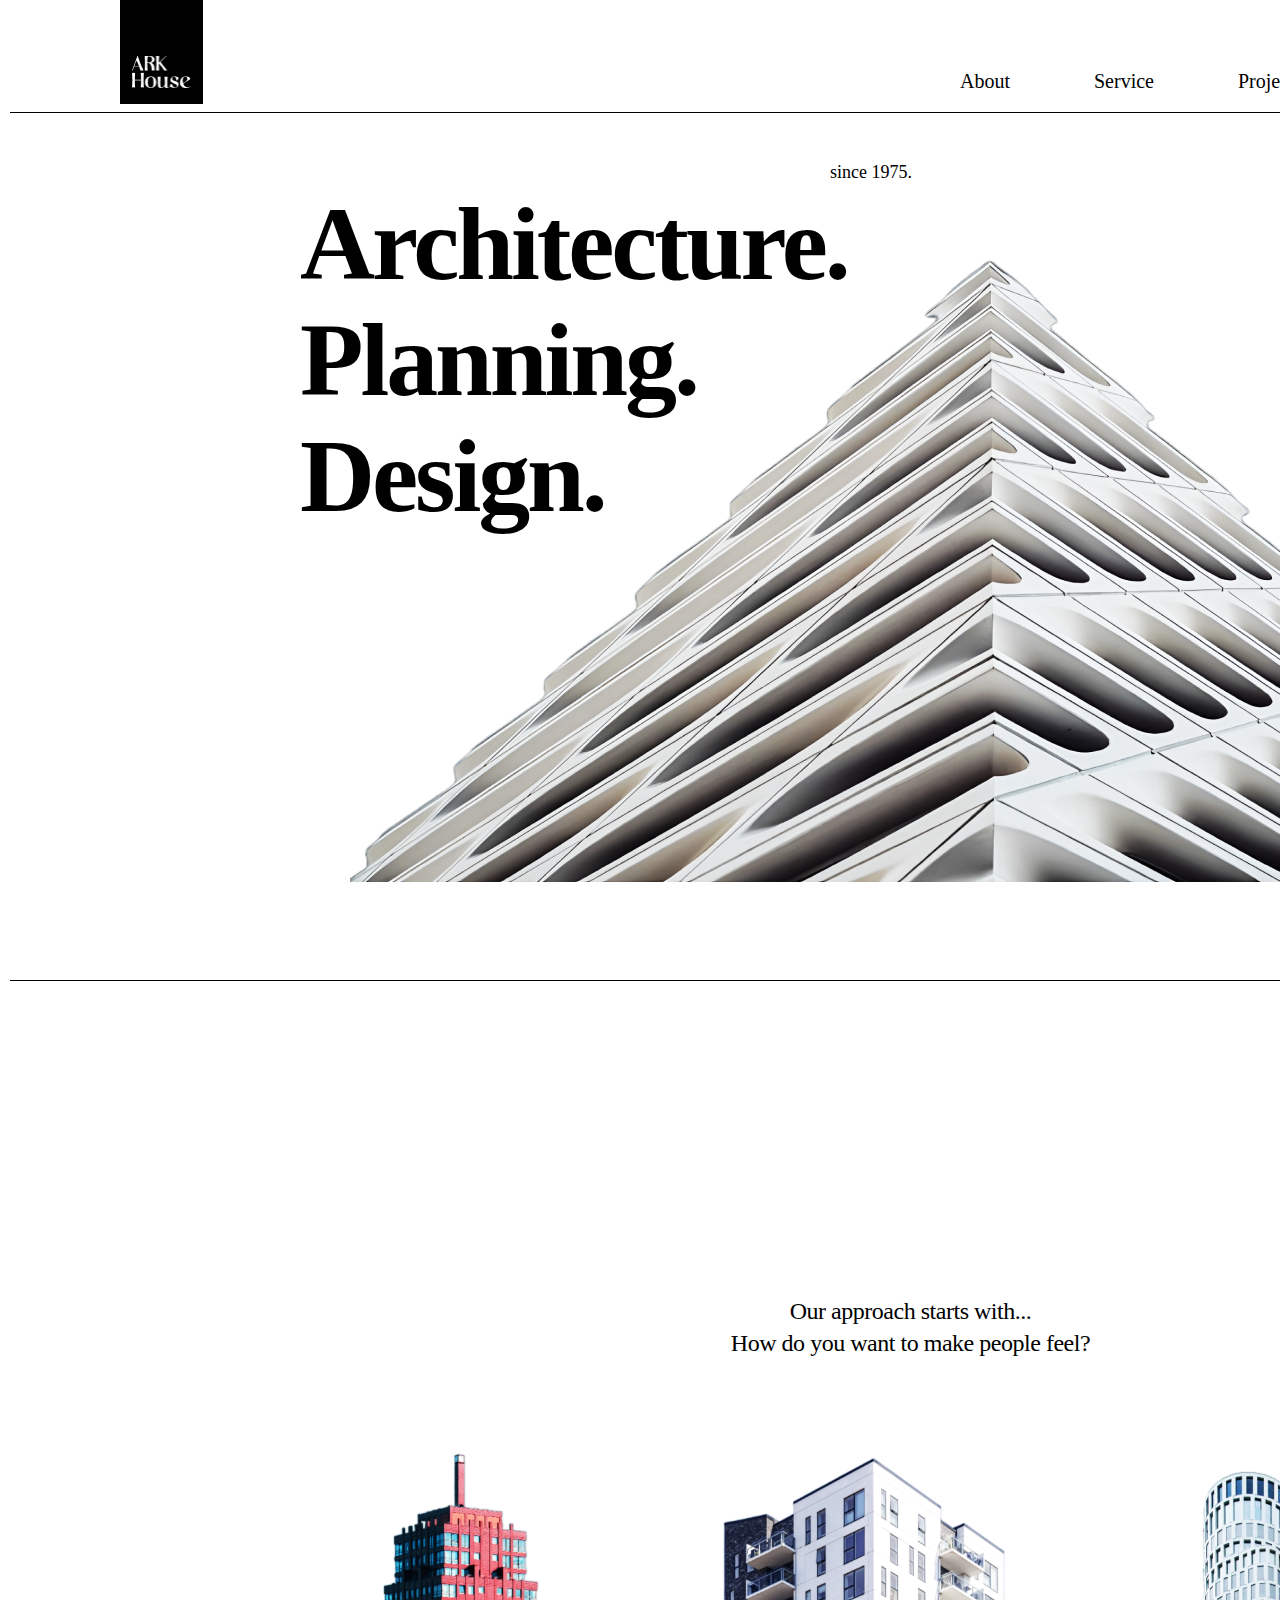
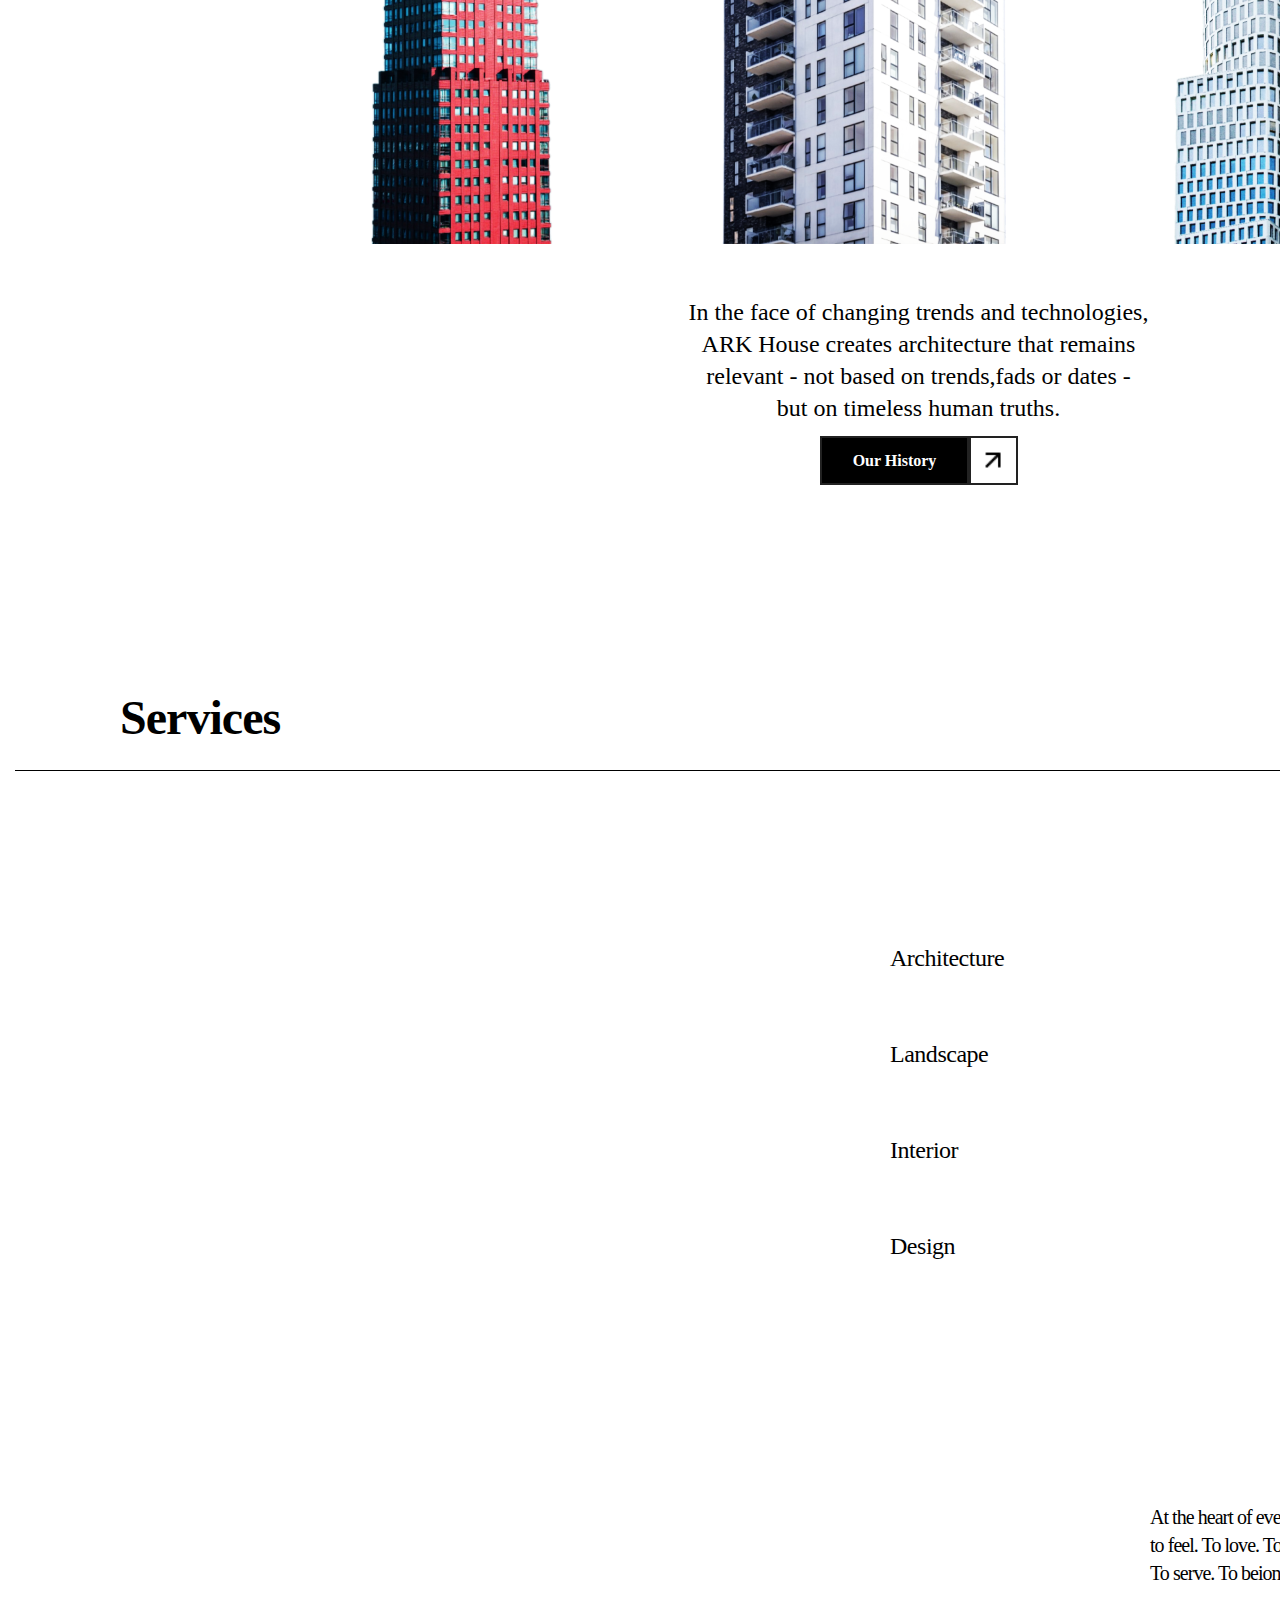
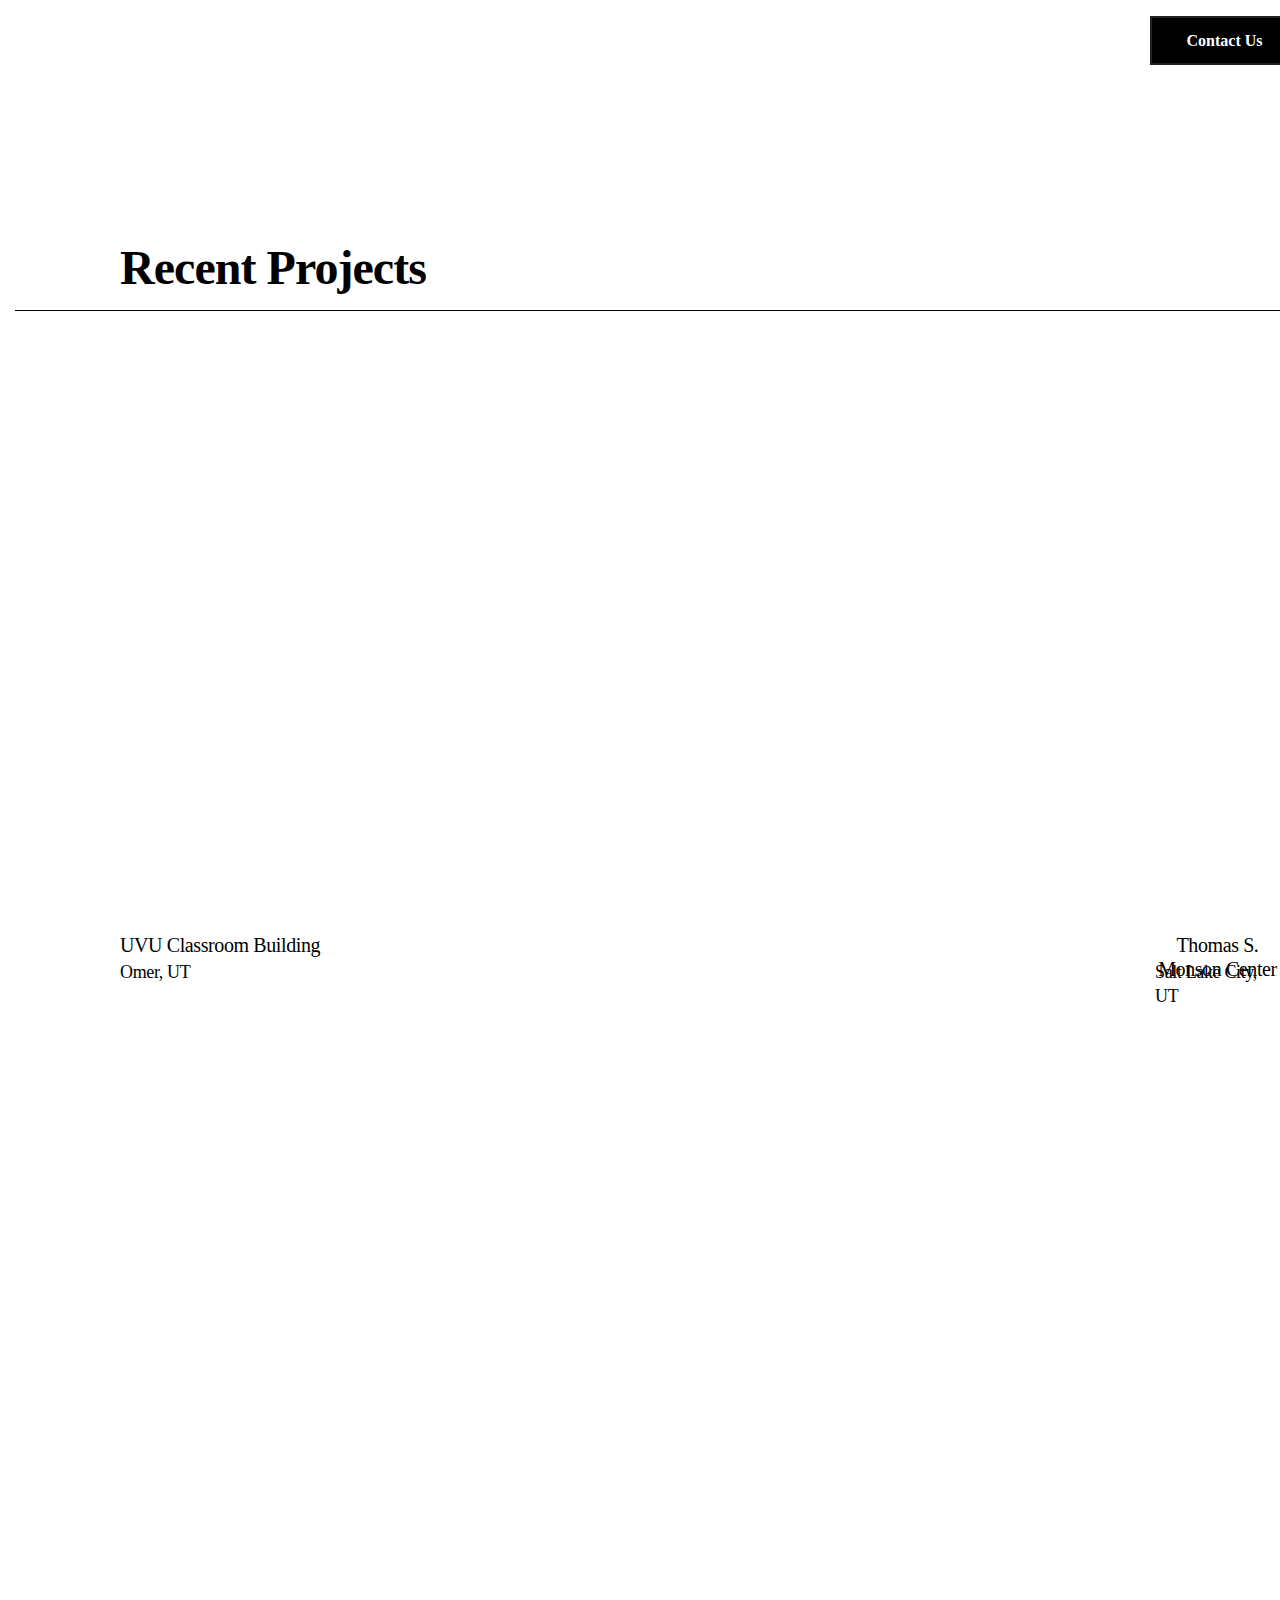
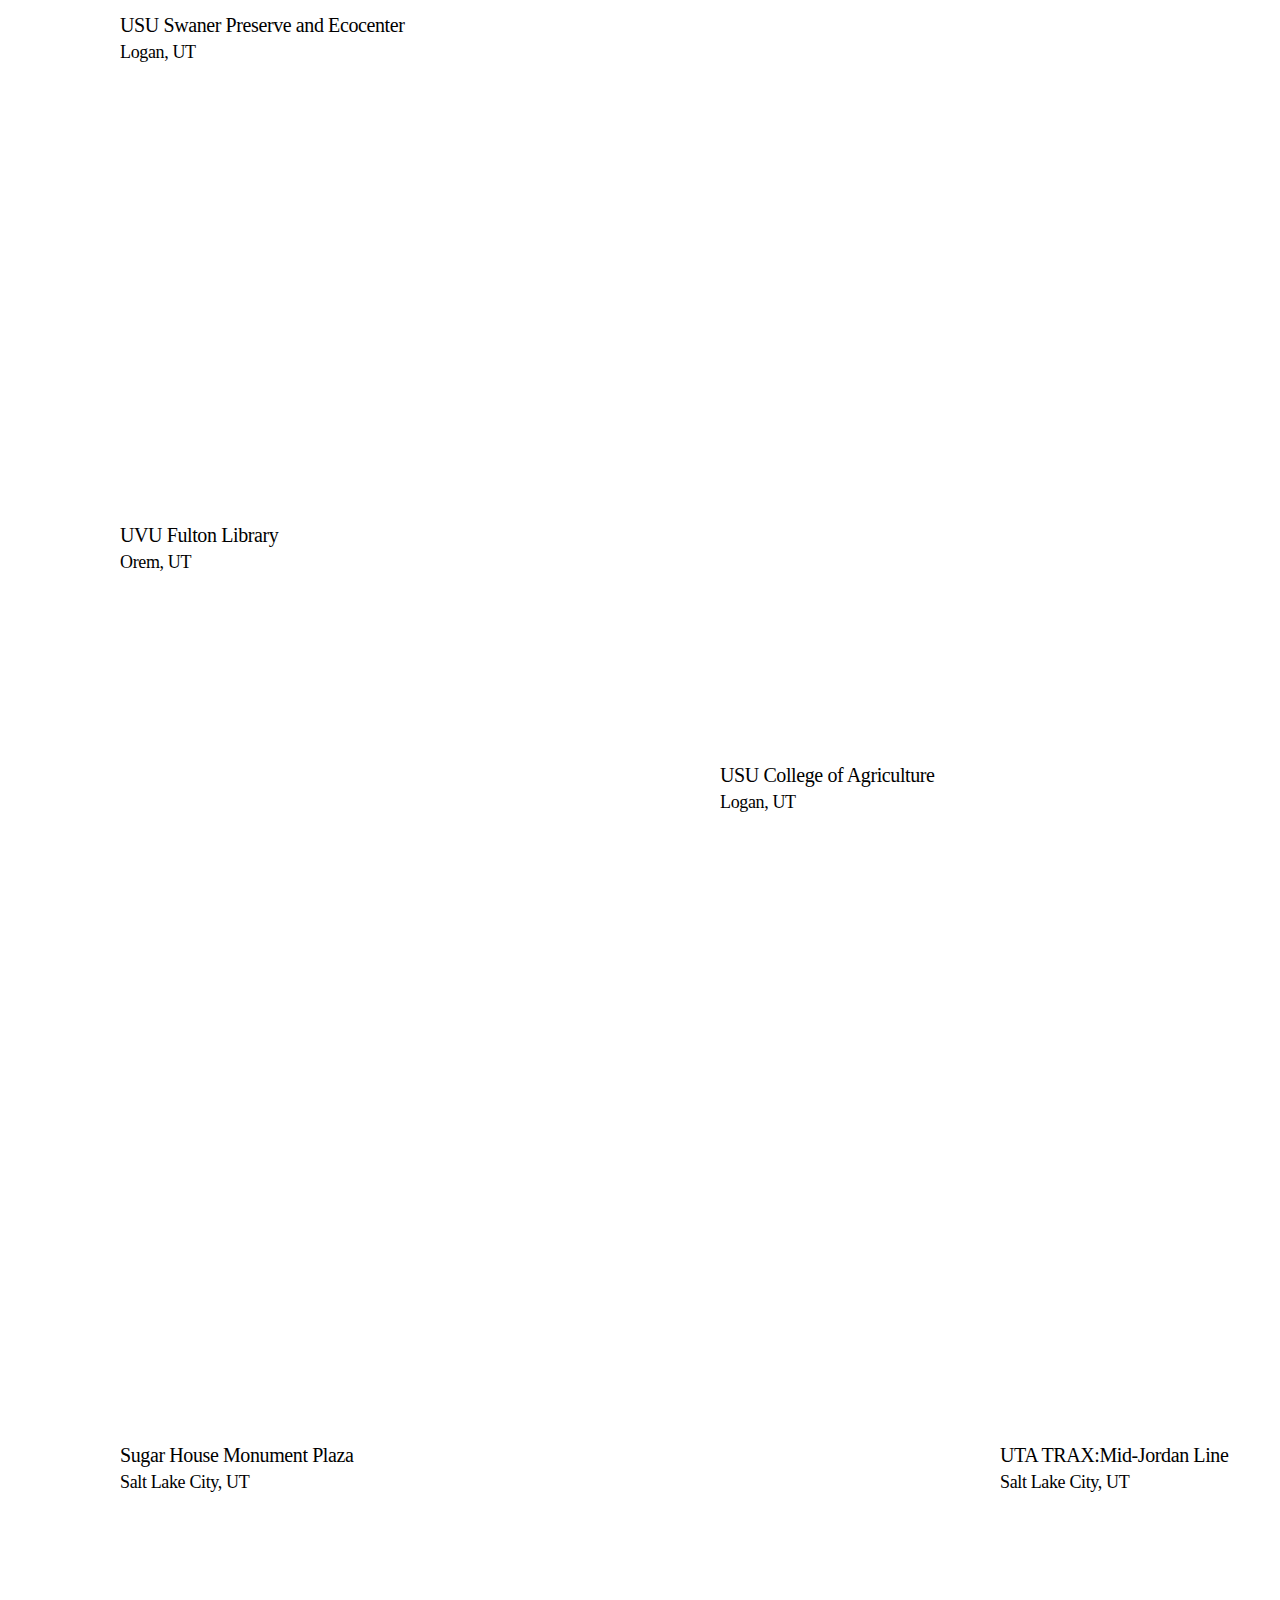
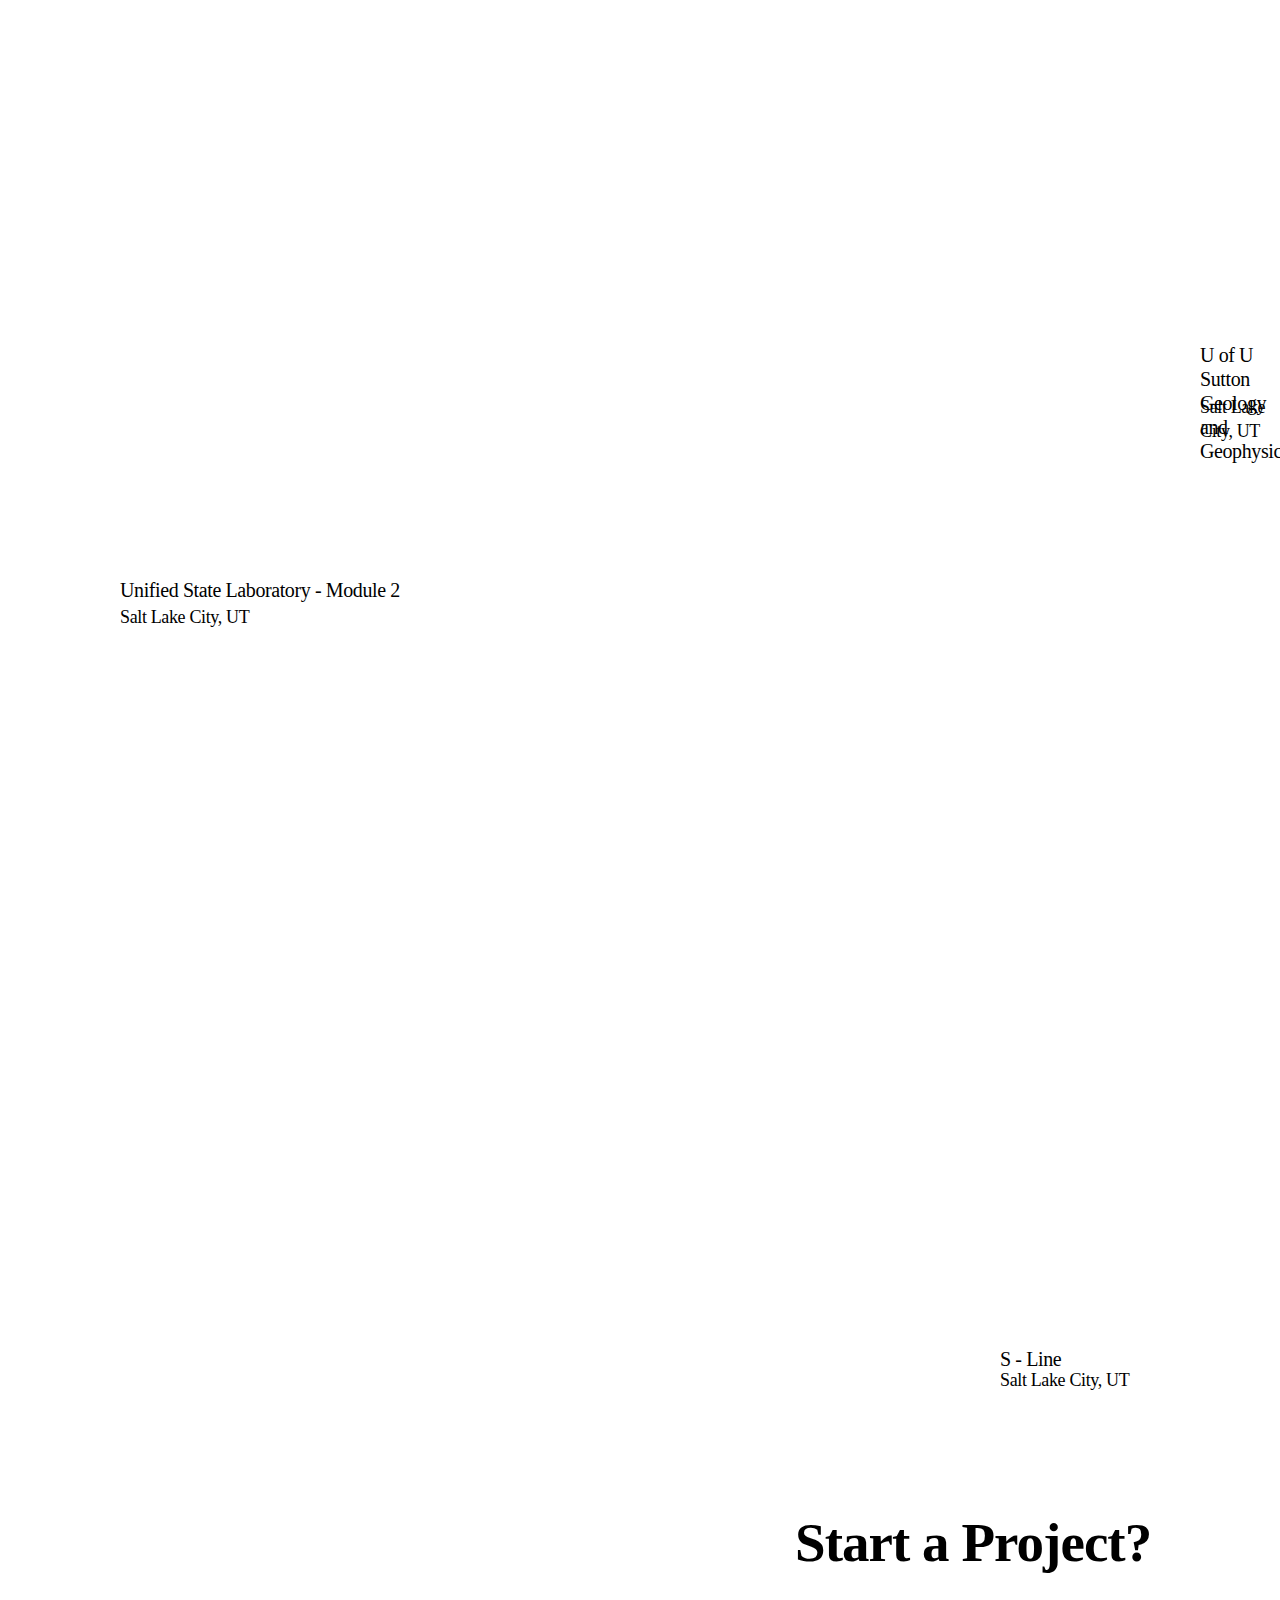
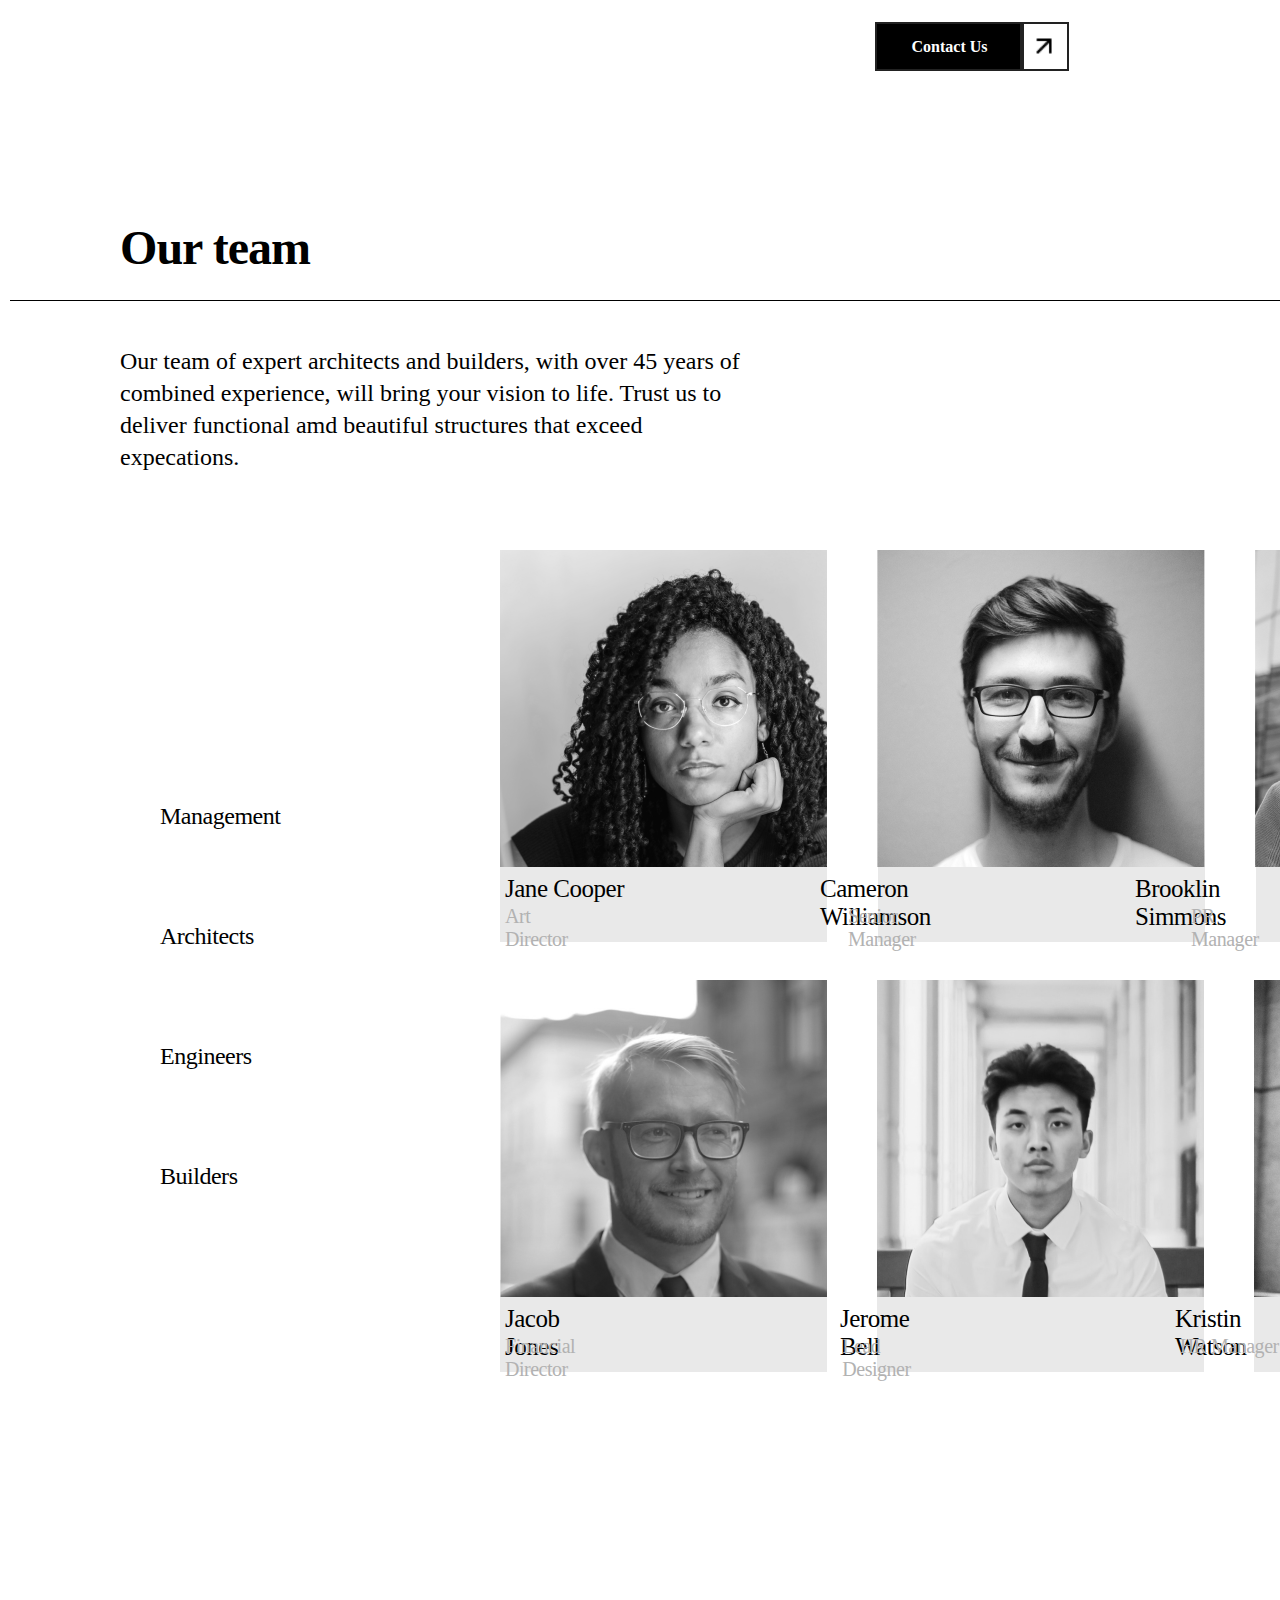
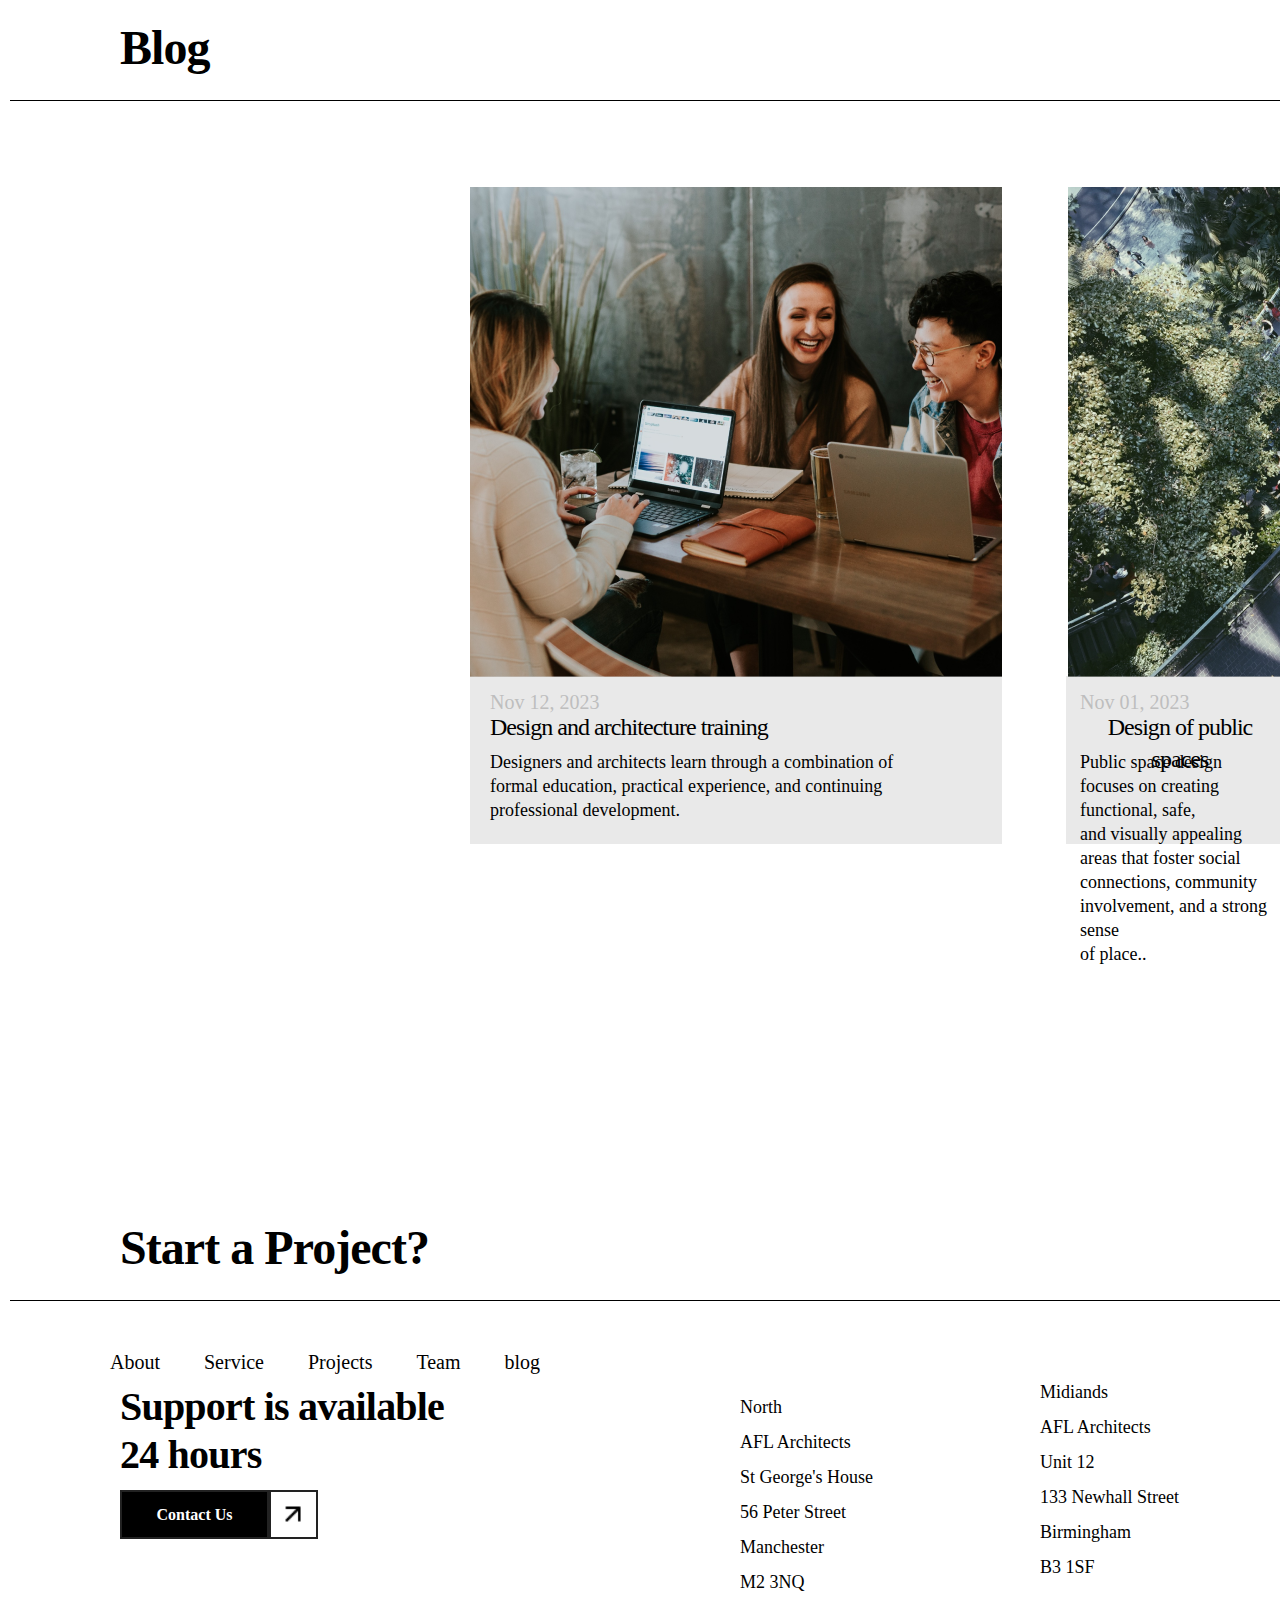
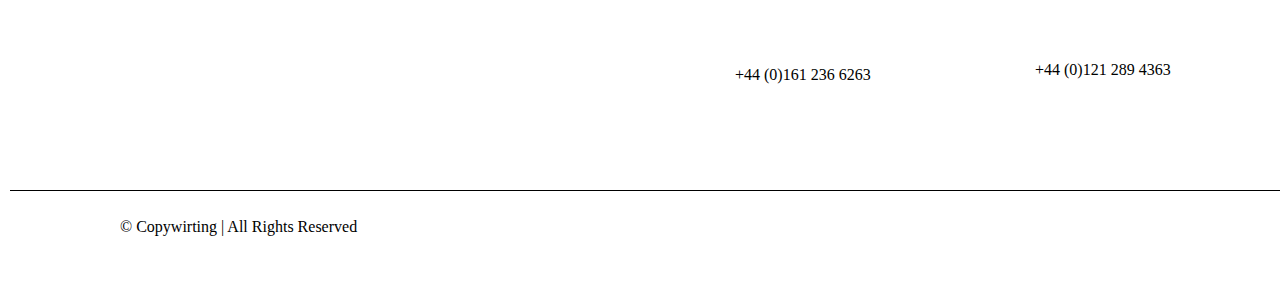
<file: index.html>
<!DOCTYPE html>
<html lang="en">
<head>
    <meta charset="UTF-8">
    <meta name="viewport" content="width=device-width, initial-scale=1.0">
    <meta name="viewport" content="width=device-width, initial-scale=1.0, maximum-scale=1, minimum-scale=1">

    <title>ARK HOUSE</title>
    <link rel="stylesheet" href="style.css">
    <link rel="stylesheet" href="keyframe.css">
    <link rel="stylesheet" href="mobile2.css">
    <link rel="stylesheet" href="mini.css">
    <link rel="stylesheet" href="iPhone14,15pro.css">

</head>
<body>
   <header>
    <div class="Header">
        <img src="./img/Logo_w.png" alt="logo">
            <ul>
                <li>
                    <a href="">About</a>
                    <a href="">Service</a>
                    <a href="">Projects</a>
                    <a href="">Team</a>
                    <a href="">Blog</a>
                </li>
            </ul>

           <line class="Header_line"></line>
            <!--header line-->
        </div>
    </header>

    <div class="container">
        <section id="page-1">
            <h1>since 1975.</h1>
            <h2>Architecture.<br>
                    Planning.<br>
                        Design.</h2>

                <div class="image">
                    <img src="./img/Hero Image.png" alt="피라미드 이미지" class="hero_img">
                </div>

                    <btn class="hero_btn">
                        <label for="#">Contact Us</label>
                        <div class="arrow">
                          <img src="./img/arrow-up-right.png" alt="arrow-up-right"></div>
                    
                        </btn>
    
                            <div class="hero_sns">
                                <ul>
                                    <li>
                                        <img src="./img/instagram.png" alt="insta">
                                            <img src="./img/twitter.png" alt="twitter">
                                                <img src="./img/linkedin.png" alt="linkedin"></li>
                                            </ul>
                                        </div>
    
                                        <line class="hero_line"></line>
                                        <!--hero line-->
                                    </section>
    
    <section id="page-2">
         <h1 class="first_scroll">Forming an irrational love between<br>
                clients and their buildings</h1>
            <h2>Our approach starts with...<br>
                    How do you want to make people feel?</h2>
                <div id="about_img">
                    <img src="./img/Image1.png" alt="1" class="b1">
                        <img src="./img/Image2.png" alt="2" class="b2">
                            <img src="./img/Image.png" alt="3" class="b3">
                </div>
                    <div class="about_desc">
                        <h1>In the face of changing trends and technologies,<br>
                            ARK House creates architecture that remains<br>
                                relevant - not based on trends,fads or dates -<br>
                                    but on timeless human truths.</h1>
                    </div>
                        <btn class="about_btn">
                            <a href="our_history.html">Our History</a>
                                <arrow class="arrow">
                                    <img src="./img/arrow-up-right.png" alt="arrow-up-right"></div>
                                </arrow>
                        </btn>
    </section>
        
        <section id="page-3">
            <h1>Services</h1>
            <btn class="service_btn">
                <label for="#">Discover All</label>
                <arrow class="arrow">
                    <img src="./img/arrow-up-right.png" alt="arrow-up-right"></div>
                </arrow>
            </btn>
    
                <line class="service_line"></line>
            
                <div class="service_num">
                    <img src="./img/Numbers.png" alt="3" class="numbers">
                    <h1 class="service_title">Offices around<br>
                    the world</h1>
                </div>
                <div class="item_menu">
                    <ul>
                        <li>
                            <p>Architecture</p>
                            <p>Landscape</p>
                            <p>Interior</p>
                            <p>Design</p>
                        </li>
                    </ul>
                    <img src="./img/Image3.png" alt="buildings" class="buildings">
                    <h1>At the heart of everything we do is the human experience<br>
                    to feel. To love. To image. To wonder. To guide. To jest. To rule.<br>
                    To serve. To beiong.</h1>
                </div>
                <btn class="item_btn">
                    <label for="#">Contact Us</label>
                    <arrow class="item_arrow">
                        <img src="./img/arrow-up-right.png" alt="arrow-up-right"></div>
                    </arrow>
                </btn>
        </section>
    
        <section id="page-4">
            <h1>Recent Projects</h1>
            <btn class="Recent_btn">
                <label for="#">Discover All</label>
                <arrow class="Recent_arrow">
                    <img src="./img/arrow-up-right.png" alt="arrow-up-right"></div>
                </arrow>
            </btn>
    
            <line class="Recent_line"></line>
    
            <div class="UVU_Classroom_Building">
                <img src="./img/uvu.png" alt="ClassRoom Building" class="uvu">
                    <p class="logo_background"></p><!--logo background-->
                <img src="./img/Logo_w.png" alt="logo" class="logo">                
                <h1>UVU Classroom Building</h1>
                <h2>Omer, UT</h2>
            </div>
    
            <div class="Monson_Center">
                <img src="./img/thomas.png" alt="Monson Center" class="thomas">
                <p class="logo_background2"></p><!--logo background-->
                <img src="./img/Logo_w.png" alt="logo" class="logo2">
                <h1>Thomas S. Monson Center</h1>
                <h2>Salt Lake City, UT</h2>
            </div>
    
            <div class="USU_Swaner">
                <img src="./img/usu.png" alt="Monson Center" class="usu">
                <p class="logo_background3"></p><!--logo background-->
                <img src="./img/Logo_w.png" alt="logo" class="logo3">
                <h1>USU Swaner Preserve and Ecocenter</h1>
                <h2>Logan, UT</h2>
                <img src="./img/Numbers45.png" alt="45" class="num45">
                <h3 class="usu_desc">Yeas of architecture,<br>
                planning, design</h3>
            </div>
    
            <div class="UVU_Fulton">
                <img src="./img/uvu2.png" alt="UVU Fulton" class="uvu2">
                <p class="logo_background4"></p><!--logo background-->
                <img src="./img/Logo_w.png" alt="logo" class="logo4">
                <h1>UVU Fulton Library</h1>
                <h2>Orem, UT</h2>
            </div>
    
            <div class="USU_College">
                <img src="./img/usu2.png" alt="USU College" class="usu2">
                <p class="logo_background5"></p><!--logo background-->
                <img src="./img/Logo_w.png" alt="logo" class="logo5">
                <h1>USU College of Agriculture</h1>
                <h2>Logan, UT</h2>
            </div>
    
            <div class="sugar_house">
                <img src="./img/sugar.png" alt="Sugar House" class="sugar">
                <p class="logo_background6"></p><!--logo background-->
                <img src="./img/Logo_w.png" alt="logo" class="logo6">
                <h1>Sugar House Monument Plaza</h1>
                <h2>Salt Lake City, UT</h2>
            </div>
    
            <div class="trax">
                <img src="./img/uta.png" alt="Trax" class="uta">
                <p class="logo_background7"></p><!--logo background-->
                <img src="./img/Logo_w.png" alt="logo" class="logo7">
                <h1>UTA TRAX:Mid-Jordan Line</h1>
                <h2>Salt Lake City, UT</h2>
            </div>
    
            <div class="module">
                <img src="./img/unified.png" alt="Trax" class="unified">
                <p class="logo_background8"></p><!--logo background-->
                <img src="./img/Logo_w.png" alt="logo" class="logo8">
                <h1>Unified State Laboratory - Module 2</h1>
                <h2>Salt Lake City, UT</h2>
            </div>
    
            <div class="Geology">
                <img src="./img/suttom.png" alt="Trax" class="sutton">
                <p class="logo_background9"></p><!--logo background-->
                <img src="./img/Logo_w.png" alt="logo" class="logo9">
                <h1>U of U Sutton Geology and<br>Geophysics</h1>
                <h2>Salt Lake City, UT</h2>
            </div>
    
            <div class="s-line">
                <img src="./img/2.5.png" alt="Trax" class="k">
                <h1 class="line_title">With over 2.600<br>
                Projects completed</h1>
                <img src="./img/S-line.png" alt="" class="s_line">
                <p class="logo_background10"></p><!--logo background-->
                <img src="./img/Logo_w.png" alt="logo" class="logo10">
                <h2>S - Line</h2>
                <h3>Salt Lake City, UT</h3>
            </div>
    
            <btn class="Recent_btn2">
                <h1>Start a Project?</h1>
                <label for="#">Contact Us</label>
                <arrow class="Recent_arrow2">
                    <img src="./img/arrow-up-right.png" alt="arrow-up-right"></div>
                </arrow>
            </btn>
    </section>
    
    <section id="page-5">
        <h1>Our team</h1>
        <btn class="Our_btn">
            <label for="#">Show All</label>
            <arrow class="Our_arrow">
                <img src="./img/arrow-up-right.png" alt="arrow-up-right"></div>
            </arrow>
        </btn>
    
        <line class="Our_line"></line><!--Our_team background line-->
    
        <h2>Our team of expert architects and builders, with over 45 years of<br>
        combined experience, will bring your vision to life. Trust us to<br>
        deliver functional amd beautiful structures that exceed<br>
        expecations.</h2>
    
        <div class="management_title">
            <ul>
                <li>
                    <a>Management</a>
                    <a>Architects</a>
                    <a>Engineers</a>
                    <a>Builders</a>
                </li>
            </ul>
        </div>
    
        <div id="management_container1">
            <div></div>
            <div></div>
            <div></div>
        </div>
    
        <div id="management_container2">
            <div></div>
            <div></div>
            <div></div>
        </div>
    
        <div id="management_img1">
            <img src="./img/Jane.png" alt="">
            <img src="./img/Cameron.png" alt="">
            <img src="./img/Brooklin.png" alt="">
        </div>

        <div id="management_text">
            <p>Jane Cooper</p>
            <p>Cameron Williamson</p>
            <p>Brooklin Simmons</p>
        </div><!-- 이름 텍스트-->

        <div id="management_text2">
            <p>Art Director</p>
            <p>Senior Manager</p>
            <p>PR Manager</p>
        </div><!--직책 텍스트-->

        <div id="management_img2">
            <img src="./img/Jacob.png" alt="">
            <img src="./img/Jerome.png" alt="">
            <img src="./img/Kristin.png" alt="">
        </div>

        <div id="management_text3">
            <p>Jacob Jones</p>
            <p>Jerome Bell</p>
            <p>Kristin Watson</p>
        </div>

        <div id="management_text4">
            <p>Financial Director</p>
            <p>Lead Designer</p>
            <p>HR Manager</p>
        </div>

    </section>
    
        <section id="page-6">
            <h1>Blog</h1>
            <btn class="blog_btn">
                <label for="#">Show More</label>
                <arrow class="blog_arrow">
                    <img src="./img/arrow-up-right.png" alt="arrow-up-right"></div>
                </arrow>
            </btn>
    
            <div class="blog_desc">
                <div class="blog_desc1">
                    <img src="./img/blog1.png" alt="블로그 섹션 첫번쨰 이미지">
                    <span>Nov 12, 2023</span>
                    <h1>Design and architecture training</h1>
                    <h2>Designers and architects learn through a combination of<br>
                    formal education, practical experience, and continuing<br>
                    professional development.</h2>
                </div>
    
                <div class="blog_desc2">
                    <img src="./img/blog2.png" alt="블로그 섹션 첫번쨰 이미지">
                    <span>Nov 01, 2023</span>
                    <h1>Design of public spaces</h1>
                    <h2>Public space design focuses on creating functional, safe,<br>
                    and visually appealing areas that foster social<br>
                    connections, community involvement, and a strong sense <br>
                    of place..</h2>
                </div>
    
                <div class="blog_desc_container">
                    <ul>
                        <li>
                           <p></p>
                           <p></p>
                        </li>
                    </ul>
                </div>
                
                <div class="m_blog_desc_container">
                    <p></p>
                    <p></p>
                </div>
            </div>

            
        
            <line class="blog_line"></line><!--blog_section background line-->
        </section>
    </div>
     

    
  
        <footer>
            <section class="footer">
                <h1>Start a Project?</h1>
                <btn class="footer_btn">
                    <label for="#">Contact Us</label>
                    <arrow class="footer_arrow">
                        <img src="./img/arrow-up-right.png" alt="arrow-up-right"></div>
                    </arrow>
                </btn>
               
                <line class="footer_line"></line><!--footer_section background line-->
                
                <h2>Support is available<br>
                24 hours</h2>

                <btn class="footer_btn2">
                    <label for="#">Contact Us</label>
                    <arrow class="footer_arrow2">
                        <img src="./img/arrow-up-right.png" alt="arrow-up-right"></div>
                    </arrow>
                </btn>

                <div class="footer_menu">
                    <ul>
                        <li>
                            <a href="#">About</a>
                            <a href="#">Service</a>
                            <a href="#">Projects</a>
                            <a href="#">Team</a>
                            <a href="#">blog</a>
                        </li>
                    </ul>
                </div>

                <div class="footer_address">
                    <ul>
                        <li>
                            <a href="#">North</a>
                            <a href="#">AFL Architects</a>
                            <a href="#">St George's House</a>
                            <a href="#">56 Peter Street</a>
                            <a href="#">Manchester</a>
                            <a href="#">M2 3NQ</a>
                        </li>
                    </ul>
                    <p>+44 (0)161 236 6263</p>
                </div>

                <div class="footer_address2">
                    <ul>
                        <li>
                            <a href="#">Midiands</a>
                            <a href="#">AFL Architects</a>
                            <a href="#">Unit 12</a>
                            <a href="#">133 Newhall Street</a>
                            <a href="#">Birmingham</a>
                            <a href="#">B3 1SF</a>
                        </li>
                    </ul>
                    <p>+44 (0)121 289 4363</p>
                </div>

                <div class="footer_address3">
                    <ul>
                        <li>
                            <a href="#">South</a>
                            <a href="#">AFL Architects</a>
                            <a href="#">24 Greville Street</a>
                            <a href="#">London</a>
                            <a href="#">EC1N 8SS</a>
                            <a href="#">E4</a>
                        </li>
                    </ul>
                    <p>+44 (0)20 3096 9263</p>
                </div>

                <div class="footer_sns">
                    <ul>
                        <li>
                            <img src="./img/instagram.png" alt="instagram">
                            <img src="./img/twitter.png" alt="twitter">
                            <img src="./img/linkedin.png" alt="linkedin">
                        </li>
                    </ul>
                </div>
                
                <line class="footer_line2"></line><!--footer_section background line-->
                
                <div class="copywirting">
                    <p>© Copywirting | All Rights Reserved</p>
                    <span>Terms of Use | Privacy</span>
                </div>
            </section>
        </footer>

     <!-- <script src="./main.js"> </script> -->
       
</body>
</html>
</file>
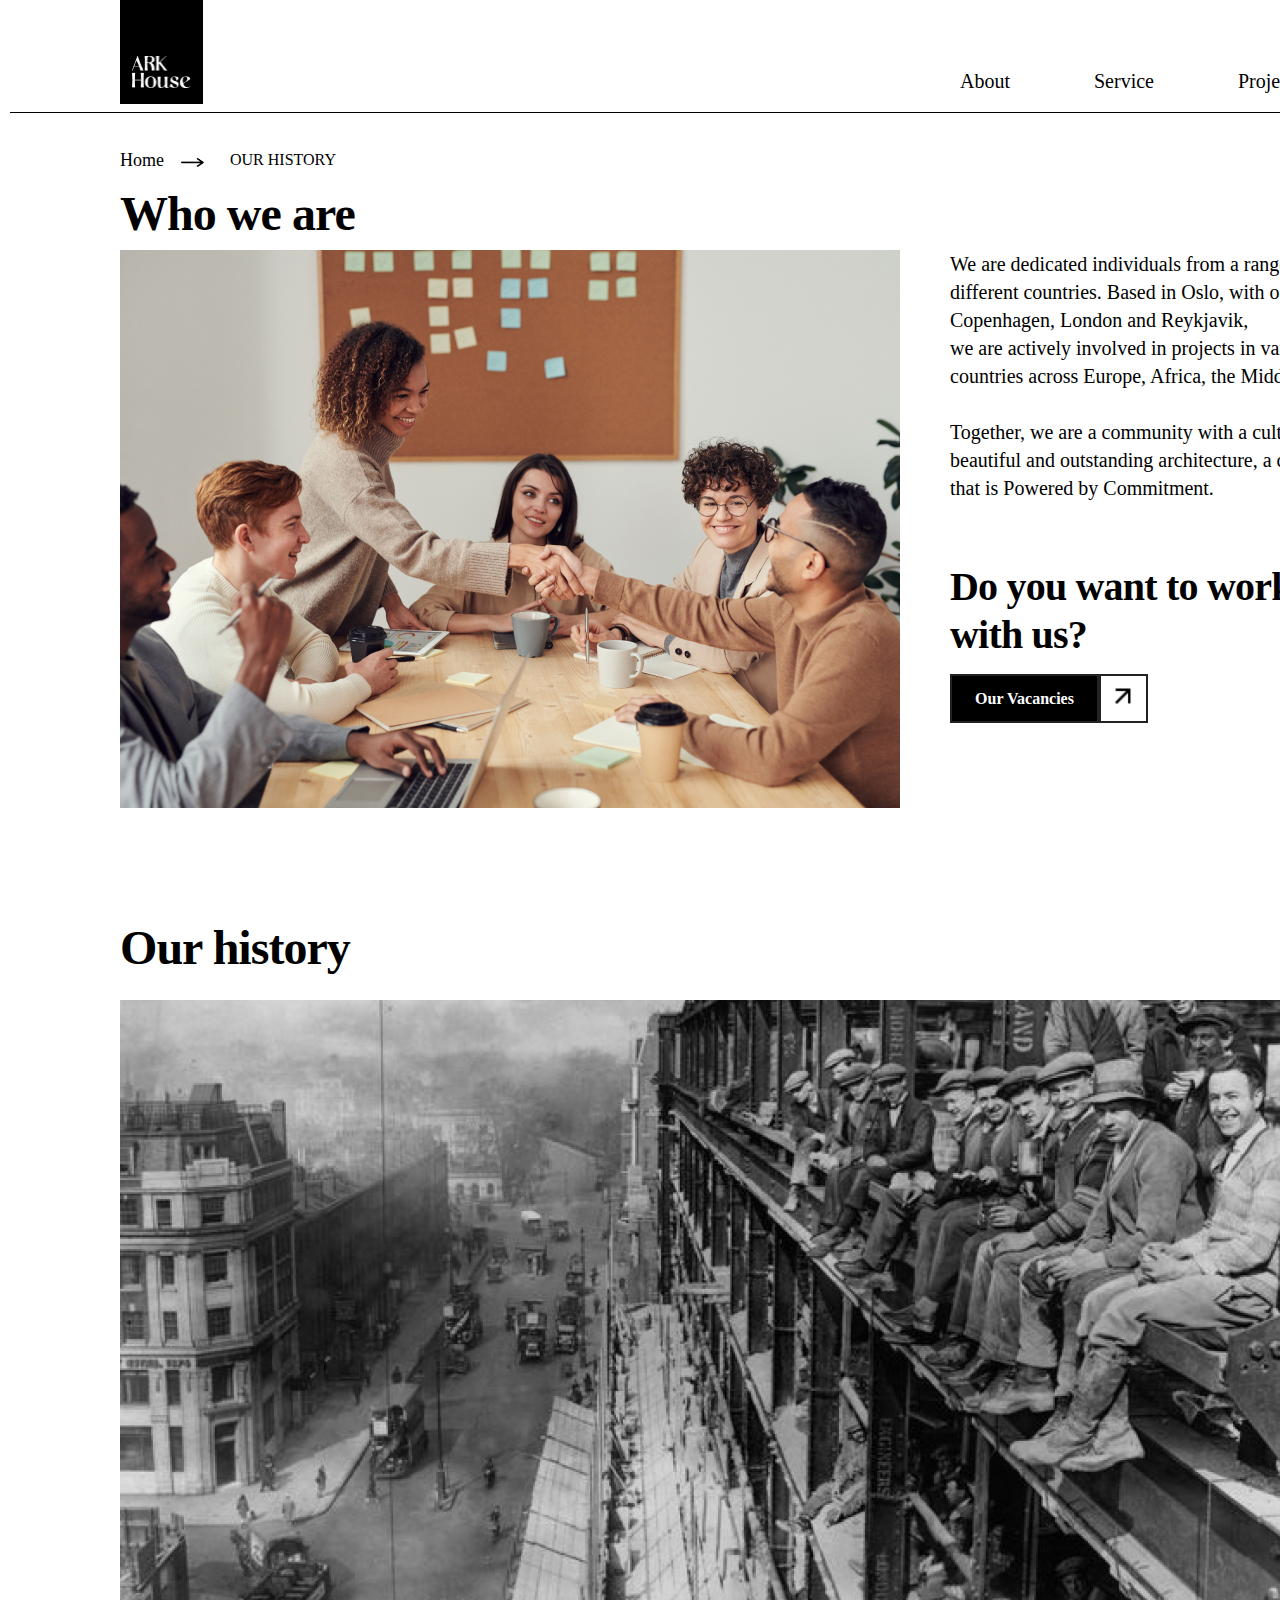
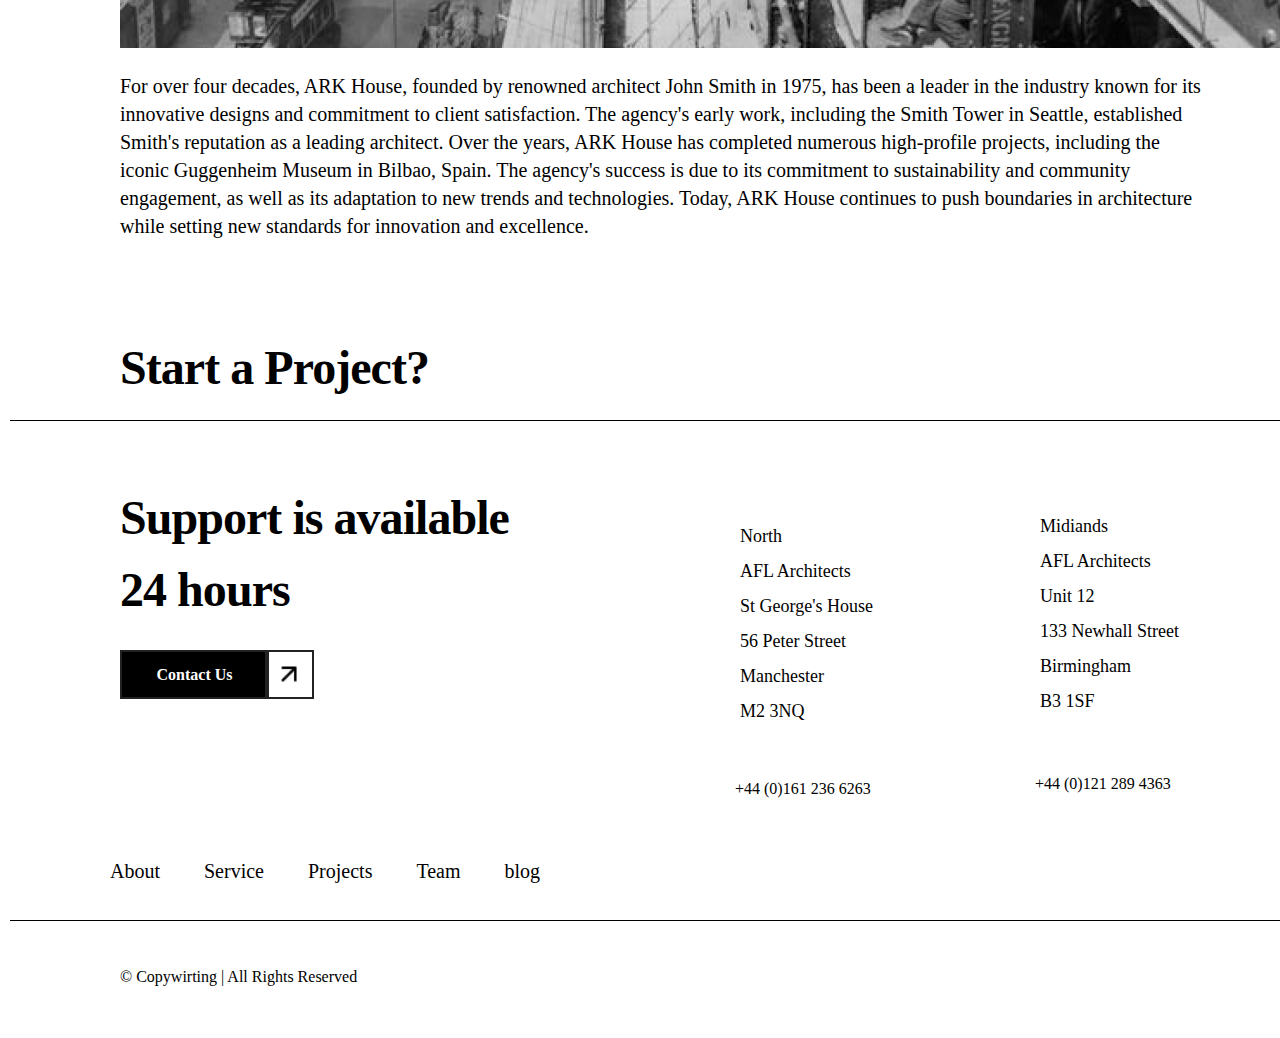
<file: our_history.html>
<!DOCTYPE html>
<html lang="en">
<head>
    <meta charset="UTF-8">
    <meta name="viewport" content="width=device-width, initial-scale=1.0">
    
 <meta name="viewport" content="width=device-width, initial-scale=1.0, maximum-scale=1, minimum-scale=1">
    <title>Document</title>
    <link rel="stylesheet" href="our_history.css">
    <link rel="stylesheet" href="mobile.css">
</head>
<body>
    <header>
        <div class="Header">
            <img src="./img/Logo_w.png" alt="logo">
    
                <ul>
                    <li>
                        <a href="">About</a>
                        <a href="">Service</a>
                        <a href="">Projects</a>
                        <a href="">Team</a>
                        <a href="">Blog</a>
                    </li>
                </ul>
    
               <line class="Header_line"></line>
                <!--header line-->
            </div>
        </header>

        <secton class="who_we_are">
            <div class="page_name">
               <a href="index.html">Home</a>
                <img src="./img/Arrow.png" alt="Arrow">
                <p>OUR HISTORY</p>
            </div>

            <div class="title_desc">
                <h1>Who we are</h1>
                <img src="./img/Image4.png" alt="왼쪽 첫번쨰 이미지" class="first">
                <p>We are dedicated individuals from a range of<br>
                different countries. Based in Oslo, with offices in<br>
                Copenhagen, London and Reykjavik,<br>
                we are actively involved in projects in various<br>
                countries across Europe, Africa, the Middle East and Asia.<br><br>
                Together, we are a community with a culture for<br>
                beautiful and outstanding architecture, a culture<br>
                that is Powered by Commitment.</p>
                <h2>Do you want to work<br>
                with us?</h2>
                <btn class="hero_btn">
                    <label for="#">Our Vacancies</label>
                    <div class="arrow">
                      <img src="./img/arrow-up-right.png" alt="arrow-up-right"></div>
                </btn>
            </div>
        </secton>

        <section class="our_history">
            <div class="title_desc">
                <h1>Our history</h1>
                <img src="./img/Image5.png" alt="과거사진">
                <p>For over four decades, ARK House, founded by renowned architect John Smith in 1975, has been a leader in the industry known for its<br>
                innovative designs and commitment to client satisfaction. The agency's early work, including the Smith Tower in Seattle, established<br>
                Smith's reputation as a leading architect. Over the years, ARK House has completed numerous high-profile projects, including the<br>
                iconic Guggenheim Museum in Bilbao, Spain. The agency's success is due to its commitment to sustainability and community<br>
                engagement, as well as its adaptation to new trends and technologies. Today, ARK House continues to push boundaries in architecture<br>
                while setting new standards for innovation and excellence.</p>
            </div>
        </section>

        <section class="button_divider">
            <div class="tittle_button">
                <h1>Start a Project?</h1>
                <btn class="hero_btn2">
                    <label for="#">Contact Us</label>
                    <div class="arrow">
                      <img src="./img/arrow-up-right.png" alt="arrow-up-right"></div>
                </btn>   
                <line class="divider"></line>
            </div>
        </section>

        <footer>
            <section class="footer">
                <h1>Support is available<br>
                24 hours</h1>
                <btn class="footer_btn">
                    <label for="#">Contact Us</label>
                    <arrow class="footer_arrow">
                        <img src="./img/arrow-up-right.png" alt="arrow-up-right"></div>
                    </arrow>
                </btn>

                <div class="footer_menu">
                    <ul>
                        <li>
                            <a href="#">About</a>
                            <a href="#">Service</a>
                            <a href="#">Projects</a>
                            <a href="#">Team</a>
                            <a href="#">blog</a>
                        </li>
                    </ul>
                </div>

                <div class="footer_address">
                    <ul>
                        <li>
                            <a href="#">North</a>
                            <a href="#">AFL Architects</a>
                            <a href="#">St George's House</a>
                            <a href="#">56 Peter Street</a>
                            <a href="#">Manchester</a>
                            <a href="#">M2 3NQ</a>
                        </li>
                    </ul>
                    <p>+44 (0)161 236 6263</p>
                </div>

                <div class="footer_address2">
                    <ul>
                        <li>
                            <a href="#">Midiands</a>
                            <a href="#">AFL Architects</a>
                            <a href="#">Unit 12</a>
                            <a href="#">133 Newhall Street</a>
                            <a href="#">Birmingham</a>
                            <a href="#">B3 1SF</a>
                        </li>
                    </ul>
                    <p>+44 (0)121 289 4363</p>
                </div>

                <div class="footer_address3">
                    <ul>
                        <li>
                            <a href="#">South</a>
                            <a href="#">AFL Architects</a>
                            <a href="#">24 Greville Street</a>
                            <a href="#">London</a>
                            <a href="#">EC1N 8SS</a>
                            <a href="#">E4</a>
                        </li>
                    </ul>
                    <p>+44 (0)20 3096 9263</p>
                </div>

                <div class="footer_sns">
                    <ul>
                        <li>
                            <img src="./img/instagram.png" alt="instagram">
                            <img src="./img/twitter.png" alt="twitter">
                            <img src="./img/linkedin.png" alt="linkedin">
                        </li>
                    </ul>
                </div>
                
                <line class="footer_line2"></line><!--footer_section background line-->
                
                <div class="copywirting">
                    <p>© Copywirting | All Rights Reserved</p>
                    <span>Terms of Use | Privacy</span>
                </div>
            </section>
        </footer>
</body>
</html>
</file>
<file: style.css>
/** Ultra Light */
@font-face {
    font-family: "SF Pro Text";
    font-weight: 100;
    src: url("https://applesocial.s3.amazonaws.com/assets/styles/fonts/sanfrancisco/sanfranciscodisplay-ultralight-webfont.woff");
  }
  
  /** Thin */
  @font-face {
    font-family: "SF Pro Text";
    font-weight: 200;
    src: url("https://applesocial.s3.amazonaws.com/assets/styles/fonts/sanfrancisco/sanfranciscodisplay-thin-webfont.woff");
  }
  
  /** Regular */
  @font-face {
    font-family: "SF Pro Text";
    font-weight: 400;
    src: url("https://applesocial.s3.amazonaws.com/assets/styles/fonts/sanfrancisco/sanfranciscodisplay-regular-webfont.woff");
  }
  
  /** Medium */
  @font-face {
    font-family: "SF Pro Text";
    font-weight: 500;
    src: url("https://applesocial.s3.amazonaws.com/assets/styles/fonts/sanfrancisco/sanfranciscodisplay-medium-webfont.woff");
  }
  
  /** Semi Bold */
  @font-face {
    font-family: "SF Pro Text";
    font-weight: 600;
    src: url("https://applesocial.s3.amazonaws.com/assets/styles/fonts/sanfrancisco/sanfranciscodisplay-semibold-webfont.woff");
  }
  
  /** Bold */ 
  @font-face {
    font-family: "SF Pro Text";
    font-weight: 700;
    src: url("https://applesocial.s3.amazonaws.com/assets/styles/fonts/sanfrancisco/sanfranciscodisplay-bold-webfont.woff");
  }

body {
    padding: 0;
    margin: 0;
    width: 100%;
    height: 100vh;
    overflow-x: hidden;
    /* touch-action: pan-y; 수직 스크롤 허용, 수평 스크롤 비허용 */
    box-sizing: border-box;
}

.Header img {
    position: relative;
    left: 120px;
    width: 83.244px;
    height: 60px;
    display: flex;
    padding: 56px 12px 16px 12px;
    flex-direction: column;
    justify-content: center;
    align-items: center;
    background-color: #000;
    width: 59.244px;
    height: 32px;
    color: #fff;
}

.Header li {
    list-style: none;
}

.Header li a {
    position: relative;
    top: -50px;
    left: 880px;
    font-family: "SF Pro Text";
    font-size: 20px;
    font-weight: 500;
    margin: 40px;
    text-decoration: none;
    color: #000;
}

.Header .Header_line {
    position: absolute;
    top: 112px;
    left: 10px;
    width: 1840px;
    height: 1px;
    background-color: #000;
}

#page-1 h1 {
    position: absolute;
    top: 150px;
    left: 830px;
    color: #000;
    font-family: "SF Pro Text";
    font-size: 18px;
    font-weight: 500;
    line-height: normal;
}

#page-1 h2 {
    position: absolute;
    top: 100px;
    left: 300px;
    color: #000;
    font-size: 104px;
    font-style: normal;
    line-height: 116px; /* 111.538% */
    letter-spacing: -3.12px;
    z-index: 2;
    font-family: "SF Pro Text";
}

#page-1 .image {
    position: absolute;
    top: 250px;
    left: 350px;
    z-index: 1;
}

.hero_btn label {
    position: absolute;
    top: 154px;
    left: 1350px;
    width: 145px;
    height: 45px;
    color: #fff;
    font-family: "SF Pro Text";
    font-size: 16px;
    font-style: normal;
    font-weight: 600;
    line-height:45px; /* 125% */
    text-align: center;
    border: 2px solid #222;
    background-color: #000;
    cursor: pointer;
}

#page-1 .hero_btn .arrow {
    position: absolute;
    top: 154px;
    left: 1498px;
    width: 45px;
    height: 45px;
    border: 2px solid #222;
    cursor: pointer;
 }

#page-1 .arrow img {
    position: absolute;
    top: 5px;
    left: 7px;
    width: 30px;
    height: 30px;
}

.hero_sns ul li{
    list-style: none;
    cursor: pointer;
}

.hero_sns img {
    position: relative;
    top: 80px;
    left: 1300px;
    margin: 20px;
    cursor: pointer;
    z-index: 2;
}

#page-1 .hero_line  {
    position: absolute;
    top: 980px;
    left: 10px;
    width: 1840px;
    height: 1px;
    background-color: #000;
}

#page-2 .first_scroll {
    position: absolute;
    top: 1125px;
    left: 450px;
    width: 931px;
    color: #000;
    text-align: center;
    font-family: "SF Pro Text";
    font-size: 48px;
    font-style: normal;
    font-weight: 600;
    line-height: 64px; /* 133.333% */
    letter-spacing: -0.96px;
    opacity: 0;
}

#page-2 h2 {
    position: absolute;
    top: 1275px;
    left: 690px;
    color: #000;
    width: 441px;
    text-align: center;
    font-family: "SF Pro Text";
    font-size: 24px;
    font-style: normal;
    font-weight: 400;
    line-height: 32px; /* 133.333% */
    letter-spacing: -0.48px;
}

/* #page-2 .about_container ul li {
    list-style: none;
} */

.content{
    max-width: 800px;
    margin: 0 auto;
}
.flexbox{
    display: flex;
    flex-wrap: wrap;
    gap: 1050px 50px;
}
.item{
    position: relative;
    top: 1270px;
    justify-content: center;
    align-items: center;;
    min-height: 250px;
    flex-basis: 10px;
    flex-grow: 1;
    background-color: blue;
}

#page-2 ul li {
    list-style: none;
}

#page-2 img {
    position: relative;
    top: 1200px;
    left: 355px;
    padding: 0px 95.333px 0px 0px;
}

#page-2 .about_desc h1 {
    position: absolute;
    top: 1880px;
    left: 640px;
    width: 557px;
    color: #000;
    text-align: center;
    font-family: "SF Pro Text";
    font-size: 24px;
    font-style: normal;
    font-weight: 400;
    line-height: 32px; /* 133.333% */
}

#page-2 .about_btn a {
    position: absolute;
    top: 2036px;
    left: 820px;
    width: 145px;
    height: 45px;
    color: #fff;
    font-family: "SF Pro Text";
    font-size: 16px;
    font-style: normal;
    font-weight: 600;
    line-height:45px; /* 125% */
    text-align: center;
    border: 2px solid #222;
    background-color: #000;
    text-decoration: none;
    cursor: pointer;
}

#page-2 .about_btn .arrow {
    position: absolute;
    top: 2036px;
    left: 969px;
    width: 45px;
    height: 45px;
    border: 2px solid #222;
 }

 #page-2 .about_btn .arrow img {
    position: absolute;
    top: 7px;
    left: 7px;
    width: 30px;
    height: 30px;
}

#page-3 h1 {
    position: absolute;
    top: 2250px;
    left: 120px;
    color: #000;
    text-align: center;
    font-family: "SF Pro Text";
    font-size: 48px;
    font-style: normal;
    font-weight: 600;
    line-height: 72px; /* 150% */
    letter-spacing: -0.96px;
}


#page-3 .service_btn label {
    position: absolute;
    top: 2312px;
    left: 1500px;
    width: 145px;
    height: 45px;
    color: #fff;
    font-family: "SF Pro Text";
    font-size: 16px;
    font-style: normal;
    font-weight: 600;
    line-height:45px; /* 125% */
    text-align: center;
    border: 2px solid #222;
    background-color: #000;
    cursor: pointer;
}

#page-3 .service_btn .arrow {
    position: absolute;
    top: 2312px;
    left: 1649px;
    width: 45px;
    height: 45px;
    border: 2px solid #222;
    cursor: pointer;
 }

 #page-3 .service_btn .arrow img {
    position: absolute;
    top: 7px;
    left: 7px;
    width: 30px;
    height: 30px;
}

#page-3 .service_line  {
    position: absolute;
    top: 2370px;
    left: 15px;
    width: 1840px;
    height: 1px;
    background-color: #000;
}

#page-3 .service_num img {
    position: absolute;
    top: 2500px;
    left: 120px;
    opacity: 0;
}

#page-3 .service_num h1 {
    position: absolute;
    top: 2850px;
    left: 80px;
    width: 477px;
    color: #000;
    text-align: center;
    font-family: "SF Pro Text";
    font-size: 56px;
    font-style: normal;
    font-weight: 700;
    line-height: 64px; /* 114.286% */
    letter-spacing: -1.68px;
    opacity: 0;
}

#page-3 .item_menu ul li {
    list-style: none;
}

#page-3 .item_menu p {
    position: relative;
    top: 1850px;
    left: 850px;
    color: #000;
    font-family: "SF Pro Text";
    font-size: 24px;
    font-style: normal;
    font-weight: 500;
    line-height: 72px; /* 133.333% */
    letter-spacing: -0.48px;
}

#page-3 .item_menu img {
    position: absolute;
    top: 2450px;
    left: 1140px;
    opacity: 0;
}

#page-3 .item_menu h1 {
    position: absolute;
    top: 3090px;
    left: 1150px;
    width: 557px;
    color: #000;
    font-family: "SF Pro Text";
    font-size: 20px;
    font-style: normal;
    font-weight: 400;
    line-height: 28px; 
    text-align: start;
}

#page-3 .item_btn label {
    position: absolute;
    top: 3216px;
    left: 1150px;
    width: 145px;
    height: 45px;
    color: #fff;
    font-family: "SF Pro Text";
    font-size: 16px;
    font-style: normal;
    font-weight: 600;
    line-height:45px; /* 125% */
    text-align: center;
    border: 2px solid #222;
    background-color: #000;
    cursor: pointer;
}

#page-3 .item_btn .item_arrow {
    position: absolute;
    top: 3216px;
    left: 1299px;
    width: 45px;
    height: 45px;
    border: 2px solid #222;
    cursor: pointer;
 }

 #page-3 .item_btn .item_arrow img {
    position: absolute;
    top: 7px;
    left: 7px;
    width: 30px;
    height: 30px;
}

#page-4 h1 {
    position: absolute;
    top: 3400px;
    left: 120px;
    color: #000;
    text-align: center;
    font-family: "SF Pro Text";
    font-size: 48px;
    font-style: normal;
    font-weight: 600;
    line-height: 72px; /* 150% */
    letter-spacing: -0.96px;
}

#page-4 .Recent_btn label {
    position: absolute;
    top: 3452px;
    left: 1500px;
    width: 145px;
    height: 45px;
    color: #fff;
    font-family: "SF Pro Text";
    font-size: 16px;
    font-style: normal;
    font-weight: 600;
    line-height:45px; /* 125% */
    text-align: center;
    border: 2px solid #222;
    background-color: #000;
    cursor: pointer;
}

#page-4 .Recent_btn .Recent_arrow {
    position: absolute;
    top: 3452px;
    left: 1649px;
    width: 45px;
    height: 45px;
    border: 2px solid #222;
    cursor: pointer;
 }

 #page-4 .Recent_btn .Recent_arrow img {
    position: absolute;
    top: 7px;
    left: 7px;
    width: 30px;
    height: 30px;
}

#page-4 .Recent_line  {
    position: absolute;
    top: 3510px;
    left: 15px;
    width: 1840px;
    height: 1px;
    background-color: #000;
}

#page-4 .UVU_Classroom_Building .uvu {
    position: absolute;
    top: 3560px;
    left: 120px;
    opacity: 0;
}

#page-4 .UVU_Classroom_Building .logo_background {
    position: absolute;
    top: 3560px;
    left: 140px;
    width: 60.433px;
    height: 48px;
    background-color: #000;
    opacity: 0;
}

#page-4 .UVU_Classroom_Building .logo {
    position: absolute;
    top: 3588px;
    left: 150px;
    width: 44.433px;
    height: 24px;
    opacity: 0;
}

#page-4 .UVU_Classroom_Building h1 {
    position: absolute;
    top: 4120px;
    left: 120px;
    color: #000;
    font-family: "SF Pro Text";
    font-size: 20px;
    font-style: normal;
    font-weight: 500;
    line-height: 24px; /* 120% */
    letter-spacing: -0.4px;
}

#page-4 .UVU_Classroom_Building h2 {
    position: absolute;
    top: 4145px;
    left: 120px;
    color: #000;
    font-family: "SF Pro Text";
    font-size: 18px;
    font-style: normal;
    font-weight: 400;
    line-height: 24px; /* 120% */
    letter-spacing: -0.36px;
}

#page-4 .Monson_Center .thomas {
    position: absolute;
    top: 3555px;
    right: 325px;
    opacity: 0;
}

#page-4 .Monson_Center .logo_background2 {
    position: absolute;
    top: 3555px;
    right: 630px;
    width: 60.433px;
    height: 48px;
    background-color: #000;
    opacity: 0;
}

#page-4 .Monson_Center .logo2 {
    position: absolute;
    top: 3583px;
    right: 637px;
    width: 44.433px;
    height: 24px;
    opacity: 0;
}

#page-4 .Monson_Center h1 {
    position: absolute;
    top: 4120px;
    left: 1155px;
    color: #000;
    font-family: "SF Pro Text";
    font-size: 20px;
    font-style: normal;
    font-weight: 500;
    line-height: 24px; /* 120% */
    letter-spacing: -0.4px;
}

#page-4 .Monson_Center h2 {
    position: absolute;
    top: 4145px;
    left: 1155px;
    color: #000;
    font-family: "SF Pro Text";
    font-size: 18px;
    font-style: normal;
    font-weight: 400;
    line-height: 24px; /* 120% */
    letter-spacing: -0.36px;
}

#page-4 .USU_Swaner .usu {
    position: absolute;
    top: 4240px;
    left: 120px;
    opacity: 0;
}

#page-4 .USU_Swaner .logo_background3 {
    position: absolute;
    top: 4240px;
    left: 140px;
    width: 60.433px;
    height: 48px;
    background-color: #000;
    opacity: 0;
}

#page-4 .USU_Swaner .logo3 {
    position: absolute;
    top: 4268px;
    left: 150px;
    width: 44.433px;
    height: 24px;
    opacity: 0;
}

#page-4 .USU_Swaner h1 {
    position: absolute;
    top: 4800px;
    left: 120px;
    color: #000;
    font-family: "SF Pro Text";
    font-size: 20px;
    font-style: normal;
    font-weight: 500;
    line-height: 24px; /* 120% */
    letter-spacing: -0.4px;
}

#page-4 .USU_Swaner h2 {
    position: absolute;
    top: 4825px;
    left: 120px;
    color: #000;
    font-family: "SF Pro Text";
    font-size: 18px;
    font-style: normal;
    font-weight: 400;
    line-height: 24px; /* 120% */
    letter-spacing: -0.36px;
}

#page-4 .USU_Swaner .num45 {
    position: absolute;
    top: 4295px;
    left: 1000px;
    opacity: 0;
}

#page-4 .USU_Swaner .usu_desc {
    position: absolute;
    top: 4620px;
    left: 1000px;
    width: 557px;
    color: #000;
    text-align: center;
    font-family: "SF Pro Text";
    font-size: 56px;
    font-style: normal;
    font-weight: 700;
    line-height: 64px; /* 114.286% */
    letter-spacing: -1.68px;
    opacity: 0;
}

#page-4 .UVU_Fulton .uvu2 {
    position: absolute;
    top: 4950px;
    left: 120px;
    opacity: 0;
}

#page-4 .UVU_Fulton .logo_background4 {
    position: absolute;
    top: 4950px;
    left: 140px;
    width: 60.433px;
    height: 48px;
    background-color: #000;
    opacity: 0;
}

#page-4 .UVU_Fulton .logo4 {
    position: absolute;
    top: 4978px;
    left: 150px;
    width: 44.433px;
    height: 24px;
    opacity: 0;
}

#page-4 .UVU_Fulton h1 {
    position: absolute;
    top: 5310px;
    left: 120px;
    color: #000;
    font-family: "SF Pro Text";
    font-size: 20px;
    font-style: normal;
    font-weight: 500;
    line-height: 24px; /* 120% */
    letter-spacing: -0.4px;
}

#page-4 .UVU_Fulton h2 {
    position: absolute;
    top: 5335px;
    left: 120px;
    color: #000;
    font-family: "SF Pro Text";
    font-size: 18px;
    font-style: normal;
    font-weight: 400;
    line-height: 24px; /* 120% */
    letter-spacing: -0.36px;
}

#page-4 .USU_College .usu2 {
    position: absolute;
    top: 4950px;
    right: 255px;
    opacity: 0;
}

#page-4 .USU_College .logo_background5 {
    position: absolute;
    top: 4950px;
    right: 1055px;
    width: 60.433px;
    height: 48px;
    background-color: #000;
    opacity: 0;
}

#page-4 .USU_College .logo5 {
    position: absolute;
    top: 4978px;
    right: 1060px;
    width: 44.433px;
    height: 24px;
    opacity: 0;
}

#page-4 .USU_College h1 {
    position: absolute;
    top: 5550px;
    left: 720px;
    color: #000;
    font-family: "SF Pro Text";
    font-size: 20px;
    font-style: normal;
    font-weight: 500;
    line-height: 24px; /* 120% */
    letter-spacing: -0.4px;
}

#page-4 .USU_College h2 {
    position: absolute;
    top: 5575px;
    left: 720px;
    color: #000;
    font-family: "SF Pro Text";
    font-size: 18px;
    font-style: normal;
    font-weight: 400;
    line-height: 24px; /* 120% */
    letter-spacing: -0.36px;
}

#page-4 .sugar_house .sugar {
    position: absolute;
    top: 5670px;
    left: 120px;
    opacity: 0;
}

#page-4 .sugar_house .logo_background6 {
    position: absolute;
    top: 5680px;
    left: 140px;
    width: 60.433px;
    height: 48px;
    background-color: #000;
    opacity: 0;
}

#page-4 .sugar_house .logo6 {
    position: absolute;
    top: 5708px;
    left: 150px;
    width: 44.433px;
    height: 24px;
    opacity: 0;
}

#page-4 .sugar_house h1 {
    position: absolute;
    top: 6230px;
    left: 120px;
    color: #000;
    font-family: "SF Pro Text";
    font-size: 20px;
    font-style: normal;
    font-weight: 500;
    line-height: 24px; /* 120% */
    letter-spacing: -0.4px;
}

#page-4 .sugar_house h2 {
    position: absolute;
    top: 6255px;
    left: 120px;
    color: #000;
    font-family: "SF Pro Text";
    font-size: 18px;
    font-style: normal;
    font-weight: 400;
    line-height: 24px; /* 120% */
    letter-spacing: -0.36px;
}

#page-4 .trax .uta {
    position: absolute;
    top: 5670px;
    left: 1000px;
    opacity: 0;
}

#page-4 .trax .logo_background7 {
    position: absolute;
    top: 5670px;
    left: 1020px;
    width: 60.433px;
    height: 48px;
    background-color: #000;
    opacity: 0;
}

#page-4 .trax .logo7 {
    position: absolute;
    top: 5698px;
    left: 1030px;
    width: 44.433px;
    height: 24px;
    opacity: 0;
}

#page-4 .trax h1 {
    position: absolute;
    top: 6230px;
    left: 1000px;
    color: #000;
    font-family: "SF Pro Text";
    font-size: 20px;
    font-style: normal;
    font-weight: 500;
    line-height: 24px; /* 120% */
    letter-spacing: -0.4px;
}

#page-4 .trax h2 {
    position: absolute;
    top: 6255px;
    left: 1000px;
    color: #000;
    font-family: "SF Pro Text";
    font-size: 18px;
    font-style: normal;
    font-weight: 400;
    line-height: 24px; /* 120% */
    letter-spacing: -0.36px;
}

#page-4 .module .unified {
    position: absolute;
    top: 6370px;
    left: 120px;
    opacity: 0;
}

#page-4 .module .logo_background8 {
    position: absolute;
    top: 6380px;
    left: 140px;
    width: 60.433px;
    height: 48px;
    background-color: #000;
    opacity: 0;
}

#page-4 .module .logo8 {
    position: absolute;
    top: 6408px;
    left: 150px;
    width: 44.433px;
    height: 24px;
    opacity: 0;
}

#page-4 .module h1 {
    position: absolute;
    top: 6965px;
    left: 120px;
    color: #000;
    font-family: "SF Pro Text";
    font-size: 20px;
    font-style: normal;
    font-weight: 500;
    line-height: 24px; /* 120% */
    letter-spacing: -0.4px;
}

#page-4 .module h2 {
    position: absolute;
    top: 6990px;
    left: 120px;
    color: #000;
    font-family: "SF Pro Text";
    font-size: 18px;
    font-style: normal;
    font-weight: 400;
    line-height: 24px; /* 120% */
    letter-spacing: -0.36px;
}

#page-4 .Geology .sutton {
    position: absolute;
    top: 6370px;
    left: 1200px;
    opacity: 0;
}

#page-4 .Geology .logo_background9 {
    position: absolute;
    top: 6370px;
    left: 1220px;
    width: 60.433px;
    height: 48px;
    background-color: #000;
    opacity: 0;
}

#page-4 .Geology .logo9 {
    position: absolute;
    top: 6398px;
    left: 1230px;
    width: 44.433px;
    height: 24px;
    opacity: 0;
}

#page-4 .Geology h1 {
    position: absolute;
    top: 6730px;
    left: 1200px;
    color: #000;
    font-family: "SF Pro Text";
    font-size: 20px;
    font-style: normal;
    font-weight: 500;
    line-height: 24px; /* 120% */
    letter-spacing: -0.4px;
    text-align: start;
}

#page-4 .Geology h2 {
    position: absolute;
    top: 6780px;
    left: 1200px;
    color: #000;
    font-family: "SF Pro Text";
    font-size: 18px;
    font-style: normal;
    font-weight: 400;
    line-height: 24px; /* 120% */
    letter-spacing: -0.36px;
}

#page-4 .s-line .k {
    position: absolute;
    top: 7200px;
    left: 120px;
    opacity: 0;
}

#page-4 .s-line .line_title {
    position: absolute;
    top: 7530px;
    left: 120px;
    width: 521px;
    color: #000;
    text-align: center;
    font-family: "SF Pro Text";
    font-size: 56px;
    font-style: normal;
    font-weight: 700;
    line-height: 64px; /* 114.286% */
    letter-spacing: -1.68px;
    opacity: 0;
}

#page-4 .s-line .s_line {
    position: absolute;
    top: 7170px;
    left: 1000px;
    opacity: 0;
}

#page-4 .s-line .logo_background10 {
    position: absolute;
    top: 7170px;
    left: 1020px;
    width: 60.433px;
    height: 48px;
    background-color: #000;
    opacity: 0;
}

#page-4 .s-line .logo10 {
    position: absolute;
    top: 7197px;
    left: 1028px;
    width: 44.433px;
    height: 24px;
    opacity: 0;
}

#page-4 .s-line h2 {
    position: absolute;
    top: 7730px;
    left: 1000px;
    color: #000;
    font-family: "SF Pro Text";
    font-size: 20px;
    font-style: normal;
    font-weight: 500;
    line-height: 24px; /* 120% */
    letter-spacing: -0.4px;
    text-align: start;
}

#page-4 .s-line h3 {
    position: absolute;
    top: 7750px;
    left: 1000px;
    color: #000;
    font-family: "SF Pro Text";
    font-size: 18px;
    font-style: normal;
    font-weight: 400;
    line-height: 24px; /* 120% */
    letter-spacing: -0.36px;
}

#page-4 .Recent_btn2 h1 {
    position: absolute;
    top: 7870px;
    left: 795px;
    color: #000;
    text-align: center;
    font-family: "SF Pro Text";
    font-size: 55px;
    font-style: normal;
    font-weight: 600;
    line-height: 72px; /* 150% */
    letter-spacing: -0.96px;
}

#page-4 .Recent_btn2 label {
    position: absolute;
    top: 8022px;
    left: 875px;
    width: 145px;
    height: 45px;
    color: #fff;
    font-family: "SF Pro Text";
    font-size: 16px;
    font-style: normal;
    font-weight: 600;
    line-height:45px; /* 125% */
    text-align: center;
    border: 2px solid #222;
    background-color: #000;
    cursor: pointer;
}

#page-4 .Recent_btn2 .Recent_arrow2 {
    position: absolute;
    top: 8022px;
    left: 1020px;
    width: 45px;
    height: 45px;
    border: 2px solid #222;
    cursor: pointer;
 }

 #page-4 .Recent_btn2 .Recent_arrow2 img {
    position: absolute;
    top: 7px;
    left: 7px;
    width: 30px;
    height: 30px;
}

#page-5 h1 {
    position: absolute;
    top: 8180px;
    left: 120px;
    color: #000;
    text-align: center;
    font-family: "SF Pro Text";
    font-size: 48px;
    font-style: normal;
    font-weight: 600;
    line-height: 72px; /* 150% */
    letter-spacing: -0.96px;
}

#page-5 .Our_btn label {
    position: absolute;
    top: 8240px;
    left: 1500px;
    width: 145px;
    height: 45px;
    color: #fff;
    font-family: "SF Pro Text";
    font-size: 16px;
    font-style: normal;
    font-weight: 600;
    line-height:45px; /* 125% */
    text-align: center;
    border: 2px solid #222;
    background-color: #000;
    cursor: pointer;
}

#page-5 .Our_btn .Our_arrow {
    position: absolute;
    top: 8240px;
    left: 1649px;
    width: 45px;
    height: 45px;
    border: 2px solid #222;
    cursor: pointer;
 }

#page-5 .Our_btn img {
    position: absolute;
    top: 7px;
    left: 7px;
    width: 30px;
    height: 30px;
}

#page-5 .Our_line {
    position: absolute;
    top: 8300px;
    left: 10px;
    width: 1840px;
    height: 1px;
    background-color: #000;
}

#page-5 h2 {
    position: absolute;
    top: 8325px;
    left: 120px;
    width: 744px;
    color: #000;
    font-family: "SF Pro Text";
    font-size: 24px;
    font-style: normal;
    font-weight: 400;
    line-height: 32px;
}

#page-5 .management_title ul li {
    list-style: none;
}

#page-5 .management_title a {
    position: relative;
    display: block;
    text-decoration: none;
    top: 7700px;
    left: 120px;
    color: #000;
    font-family: "SF Pro Text";
    font-size: 24px;
    font-style: normal;
    font-weight: 500;
    letter-spacing: -0.48px;
    line-height: 120px;
}

#page-5 #management_img1 {
    position: absolute;
    display: grid;
    top: 8550px;
    left: 500px;
    gap: 20px 50px;
    grid-template: repeat(3, 1fr) / repeat(3, 1fr);
}

#page-5 #management_container1  {
    position: absolute;
    display: grid;
    top: 8850px;
    left: 500px;
    gap: 20px 51px;
    grid-template: repeat(3, 1fr) / repeat(3, 1fr);
}

#page-5 #management_container1 > div {
    width: 327px;
    height: 92px;
    background-color: #cccccc70;
}

#page-5 #management_text {
    position: absolute;
    display: grid;
    top: 8850px;
    left: 505px;
    gap: 20px 170px;
    grid-template: repeat(3, 1fr) / repeat(3, 1fr);
}

#page-5 #management_text > p {
    color: #000;
    font-family: "SF Pro Text";
    font-size: 25px;
    font-style: normal;
    font-weight: 400;
    letter-spacing: -0.48px;
}

#page-5 #management_text2 {
    position: absolute;
    display: grid;
    top: 8885px;
    left: 505px;
    gap: 20px 254px;
    grid-template: repeat(3, 1fr) / repeat(3, 1fr);
}

#page-5 #management_text2 > p {
    color: #B2B2B2;
    font-family: "SF Pro Text";
    font-size: 20px;
    font-style: normal;
    font-weight: 400;
    letter-spacing: -0.48px;
}

#page-5 #management_img2 {
    position: absolute;
    display: grid;
    top: 8980px;
    left: 500px;
    gap: 20px 50px;
    grid-template: repeat(3, 1fr) / repeat(3, 1fr);
}

#page-5 #management_container2  {
    position: absolute;
    display: grid;
    top: 9280px;
    left: 500px;
    gap: 20px 50px;
    grid-template: repeat(3, 1fr) / repeat(3, 1fr);
}

#page-5 #management_container2 > div {
    width: 327px;
    height: 92px;
    background-color: #cccccc70;
}

#page-5 #management_text3 {
    position: absolute;
    display: grid;
    top: 9280px;
    left: 505px;
    gap: 20px 230px;
    grid-template: repeat(3, 1fr) / repeat(3, 1fr);
}

#page-5 #management_text3 > p {
    color: #000;
    font-family: "SF Pro Text";
    font-size: 25px;
    font-style: normal;
    font-weight: 400;
    letter-spacing: -0.48px;
}

#page-5 #management_text4 {
    position: absolute;
    display: grid;
    top: 9315px;
    left: 505px;
    gap: 20px 237px;
    grid-template: repeat(3, 1fr) / repeat(3, 1fr);
}

#page-5 #management_text4 > p {
    color: #B2B2B2;
    font-family: "SF Pro Text";
    font-size: 20px;
    font-style: normal;
    font-weight: 400;
    letter-spacing: -0.48px;
}

#page-6 h1 {
    position: absolute;
    top: 9580px;
    left: 120px;
    color: #000;
    text-align: center;
    font-family: "SF Pro Text";
    font-size: 48px;
    font-style: normal;
    font-weight: 600;
    line-height: 72px; /* 150% */
    letter-spacing: -0.96px;
}

#page-6 .blog_btn label {
    position: absolute;
    top: 9630px;
    left: 1500px;
    width: 145px;
    height: 45px;
    color: #fff;
    font-family: "SF Pro Text";
    font-size: 16px;
    font-style: normal;
    font-weight: 600;
    line-height:45px; /* 125% */
    text-align: center;
    border: 2px solid #222;
    background-color: #000;
    cursor: pointer;
}

#page-6 .blog_btn .blog_arrow {
    position: absolute;
    top: 9630px;
    left: 1649px;
    width: 45px;
    height: 45px;
    border: 2px solid #222;
    cursor: pointer;
 }

 #page-6 .blog_btn img {
    position: absolute;
    top: 7px;
    left: 7px;
    width: 30px;
    height: 30px;
}


#page-6 .blog_line {
    position: absolute;
    top: 9700px;
    left: 10px;
    width: 1840px;
    height: 1px;
    background-color: #000;
}

#page-6 .blog_desc1 img {
    position: absolute;
    top: 9787px;
    left: 470px;
}

#page-6 .blog_desc1 span {
    position: absolute;
    top: 10290px;
    left: 490px;
    color: #B2B2B2;
    font-family: "SF Pro Text";
    font-size: 20px;
    font-style: normal;
    font-weight: 400;
    line-height: 24px; /* 120% */
}

#page-6 .blog_desc1 h1 {
    position: absolute;
    top: 10295px;
    left: 490px;
    color: #000;
    font-family: "SF Pro Text";
    font-size: 24px;
    font-style: normal;
    font-weight: 500;
    line-height: 32px;
    z-index: 2;
}

#page-6 .blog_desc1 h2 {
    position: absolute;
    top: 10335px;
    left: 490px;
    color: #000;
    font-family: "SF Pro Text";
    font-size: 18px;    
    font-weight: 400;
    line-height: 24px;
    z-index: 2;
    font-style: normal;
}

#page-6 .blog_desc2 img {
    position: absolute;
    top: 9787px;
    left: 1068px;
}

#page-6 .blog_desc2 span {
    position: absolute;
    top: 10290px;
    left: 1080px;
    color: #B2B2B2;
    font-family: "SF Pro Text";
    font-size: 20px;
    font-style: normal;
    font-weight: 400;
    line-height: 24px; /* 120% */
}

#page-6 .blog_desc2 h1 {
    position: absolute;
    top: 10295px;
    left: 1080px;
    color: #000;
    font-family: "SF Pro Text";
    font-size: 24px;
    font-style: normal;
    font-weight: 500;
    line-height: 32px;
    z-index: 2;
}

#page-6 .blog_desc2 h2 {
    position: absolute;
    top: 10335px;
    left: 1080px;
    color: #000;
    font-family: "SF Pro Text";
    font-size: 18px;    
    font-weight: 400;
    line-height: 24px;
    z-index: 2;
    font-style: normal;
}

#page-6 .blog_desc .blog_desc_container ul li {
    list-style: none;
}

#page-6 .blog_desc .blog_desc_container p {
    position: relative;
    display: inline-block;
    top: 8694px;
    left: 400px;
    width: 532px;
    height: 168px;
    margin: 30px;
    background-color: #cccccc70;
    z-index: 1;
}

.footer h1 {
    position: absolute;
    top: 10780px;
    left: 120px;
    color: #000;
    font-family: "SF Pro Text";
    font-size: 48px;
    font-style: normal;
    font-weight: 600;
    line-height: 72px; /* 150% */
    letter-spacing: -0.96px;
}

.footer .footer_btn label {
    position: absolute;
    top: 10840px;
    left: 1500px;
    width: 145px;
    height: 45px;
    color: #fff;
    font-family: "SF Pro Text";
    font-size: 16px;
    font-style: normal;
    font-weight: 600;
    line-height:45px; /* 125% */
    text-align: center;
    border: 2px solid #222;
    background-color: #000;
    cursor: pointer;
}

.footer .footer_btn .footer_arrow {
    position: absolute;
    top: 10840px;
    left: 1649px;
    width: 45px;
    height: 45px;
    border: 2px solid #222;
    cursor: pointer;
 }

.footer .footer_btn img {
    position: absolute;
    top: 7px;
    left: 7px;
    width: 30px;
    height: 30px;
}


.footer .footer_line {
    position: absolute;
    top: 10900px;
    left: 10px;
    width: 1840px;
    height: 1px;
    background-color: #000;
}

.footer h2 {
    position: absolute;
    top: 10950px;
    left: 120px;
    width: 376px;
    color: #000;
    font-family: "SF Pro Text";
    font-size: 40px;
    font-style: normal;
    font-weight: 600;
    line-height: 48px; /* 120% */
    letter-spacing: -0.8px;
}

.footer .footer_btn2 label {
    position: absolute;
    top: 11090px;
    left: 120px;
    width: 145px;
    height: 45px;
    color: #fff;
    font-family: "SF Pro Text";
    font-size: 16px;
    font-style: normal;
    font-weight: 600;
    line-height:45px; /* 125% */
    text-align: center;
    border: 2px solid #222;
    background-color: #000;
    cursor: pointer;
}

.footer .footer_btn2 .footer_arrow2 {
    position: absolute;
    top: 11090px;
    left: 269px;
    width: 45px;
    height: 45px;
    border: 2px solid #222;
    cursor: pointer;
 }

.footer .footer_btn2 img {
    position: absolute;
    top: 7px;
    left: 7px;
    width: 30px;
    height: 30px;
}

.footer .footer_menu ul li {
    list-style: none;
}

.footer .footer_menu a {
    position: relative;
    top: 9150px;
    left: 50px;
    text-decoration: none;
    color: #000;
    font-family: "SF Pro Text";
    font-size: 20px;
    font-style: normal;
    font-weight: 400;
    line-height: 24px;
    margin: 20px;
}

.footer .footer_address ul li {
    list-style: none;
}

.footer .footer_address a {
    position: relative;
    display: block;
    top: 9150px;
    left: 700px;
    text-decoration: none;
    width: 199px;
    color: #000;
    font-family: "SF Pro Text";
    font-size: 18px;
    font-style: normal;
    font-weight: 400;
    line-height: 35px;

}

.footer .footer_address p {
    position: relative;
    top: 9200px;
    left: 735px;
}

.footer .footer_address2 ul li {
    list-style: none;
}

.footer .footer_address2 a {
    position: relative;
    display: block;
    top: 8875px;
    left: 1000px;
    text-decoration: none;
    width: 199px;
    color: #000;
    font-family: "SF Pro Text";
    font-size: 18px;
    font-style: normal;
    font-weight: 400;
    line-height: 35px;
}

.footer .footer_address2 p {
    position: relative;
    top: 8935px;
    left: 1035px;
}

.footer .footer_address3 ul li {
    list-style: none;
}

.footer .footer_address3 a {
    position: relative;
    display: block;
    top: 8610px;
    left: 1300px;
    text-decoration: none;
    width: 199px;
    color: #000;
    font-family: "SF Pro Text";
    font-size: 18px;
    font-style: normal;
    font-weight: 400;
    line-height: 35px;
}

.footer .footer_address3 p {
    position: relative;
    top: 8670px;
    left: 1335px;
}

.footer .footer_sns ul li {
    list-style: none;
}

.footer .footer_sns img {
    position: relative;
    top: 8300px;
    left: 1500px;
    margin: 20px;
}

.footer .footer_line2 {
    position: absolute;
    top: 11390px;
    left: 10px;
    width: 1840px;
    height: 1px;
    background-color: #000;
}

.footer .copywirting p {
    position: absolute;
    top: 11400px;
    left: 120px;
    color: #000;
    font-family: "SF Pro Text";
    font-size: 16px;
    font-style: normal;
    font-weight: 400;
    line-height: 22px; 
}

.footer .copywirting span {
    position: absolute;
    top: 11420px;
    left: 1500px;
    color: #000;
    font-family: "SF Pro Text";
    font-size: 16px;
    font-style: normal;
    font-weight: 400;
    line-height: 22px;
}
</file>
<file: keyframe.css>
@keyframes scroll1 {
    0% {
        top: 1175px;
        opacity: 0;
    }

    100% {
        top: 1125px;
        opacity: 1;
    }
} /*first_scrooll클래스에 대한 에니메이션*/

@keyframes scrollback {
    0% {
        top: 1125px;
        opacity: 1;
    }

    100% {
        top: 1175px;
        opacity: 0;
    }
} /*first_scrooll클래스에 대한 에니메이션*/

@keyframes scroll2 {
    0% {
        top:2650px;
        opacity: 0;
    }

    100% {
        top: 2500px;
        opacity: 1;
    }
} /*numbers클래스에 대한 에니메이션*/

@keyframes scrollback2 {
    0% {
        top:2500px;
        opacity: 1;
    }

    100% {
        top: 3206px;
        opacity: 0;
    }    
} /*numbers클래스에 대한 에니메이션*/

@keyframes scroll3 {
    0% {
        top:2916px;
        opacity: 0;
    }

    100% {
        top: 2850px;
        opacity: 1;
    }    
} /*service_title클래스에 대한 에니메이션*/

@keyframes scrollback3 {
    0% {
        top:2850px;
        opacity: 1;
    }

    100% {
        top: 3506px;
        opacity: 0;
    }    
} /*service_title클래스에 대한 에니메이션*/

@keyframes scroll4 {
    0%{
        left: 1300px;
        opacity: 0;
    }

    100% {
        laft: 1140px;
        opacity: 1;
    }
} /*buildings클래스에 대한 에니메이션*/

@keyframes scrollback4 {
    0%{
        laft: 1140px;
        opacity: 1;
    }

    100% {
        left: 1300px;
        opacity: 0;
    }
} /*buildings클래스에 대한 에니메이션*/

@keyframes scroll5 {
    0% {
        top: 3620px;
        opacity: 0;
    }

    100% {
        top: 3560px;
        opacity: 1;
    }
} /*uvu클래스에 대한 에니메이션*/

@keyframes scrollback5 {
    0% {
        top: 3560px;
        opacity: 1;
    }

    100% {
        top: 3620px;
        opacity: 0;
    }
} /*uvu클래스에 대한 에니메이션*/

@keyframes scroll6 {
    0% {
        top: 3620px;
        opacity: 0;
    }

    100% {
        top: 3588px;
        opacity: 1;
    }
} /*uvu클래스에 대한 에니메이션*/

@keyframes scrollback6 {
    0% {
        top: 3588px;
        opacity: 1;
    }

    100% {
        top: 3620px;
        opacity: 0;
    }
} /*UVU_Classroom_Building .logo 클래스에 대한 애니메이션*/

@keyframes scroll7 {
    0% {
        top: 3620px;
        opacity: 0;
    }

    100% {
        top: 3560px;
        opacity: 1;
    }
} /*UVU_Classroom_Building p 클래스에 대한 애니메이션*/

@keyframes scrollback7 {
    0% {
        top: 3560px;
        opacity: 1;
    }

    100% {
        top: 3620px;
        opacity: 0;
    }
} /*UVU_Classroom_Building p 클래스에 대한 애니메이션*/

@keyframes scroll8 {
    0% {
        top: 3620px;
        opacity: 0;
    }

    100% {
        top: 3555px;
        opacity: 1;
    }
} /*thomas 클래스에 대한 애니메이션*/

@keyframes scrollback8 {
    0% {
        top: 3555px;
        opacity: 1;
    }

    100% {
        top: 3620px;
        opacity: 0;
    }
} /*thomas logo_background2 클래스에 대한 애니메이션*/

@keyframes scroll9 {
    0% {
        top: 3620px;
        opacity: 0;
    }

    100% {
        top: 3583px;
        opacity: 1;
    }
} /*logo2 logo_background2 클래스에 대한 애니메이션*/

@keyframes scrollback9 {
    0% {
        top: 3583px;
        opacity: 1;
    }

    100% {
        top: 3620px;
        opacity: 0;
    }
} /*logo2 클래스에 대한 애니메이션*/

@keyframes scroll10 {
    0% {
        top: 4290px;
        opacity: 0;
    }

    100% {
        top: 4240px;
        opacity: 1;
    }
} /*usu , logo_background3 클래스에 대한 애니메이션*/

@keyframes scrollback10 {
    0% {
        top: 4240px;
        opacity: 1;
    }

    100% {
        top: 4290px;
        opacity: 0;
    }
} /*usu logo_background3 클래스에 대한 애니메이션*/

@keyframes scroll11 {
    0% {
        top: 4290px;
        opacity: 0;
    }

    100% {
        top: 4268px;
        opacity: 1;
    }
} /*logo3 클래스에 대한 애니메이션*/

@keyframes scrollback11 {
    0% {
        top: 4268px;
        opacity: 1;
    }

    100% {
        top: 4290px;
        opacity: 0;
    }
} /*logo3 클래스에 대한 애니메이션*/

@keyframes numberscroll {
    0% {
        left: 1100px;
        opacity: 0;
    }

    100% {
        left: 1000px;
        opacity: 1;
    }
} /*num45 클래스에 대한 애니메이션*/

@keyframes numberscrollback {
    0% {
        left: 1000px;
        opacity: 1;
    }

    100% {
        left: 1100px;
        opacity: 0;
    }
} /*num45 클래스에 대한 애니메이션*/

@keyframes uvu2 {
    0% {
        left: 0px;
        opacity: 0;
    }

    100% {
        left: 120px;
        opacity: 1;
    }
}

@keyframes uvu2back {
    0% {
        left: 120px;
        opacity: 1;
    }

    100% {
        left: 0px;
        opacity: 0;
    }
}

@keyframes logobackground4 {
    0% {
        left: 0px;
        opacity: 0;
    }

    100% {
        left: 140px;
        opacity: 1;
    }
}

@keyframes logobackground4back {
    0% {
        left: 140px;
        opacity: 1;
    }

    100% {
        left: 0px;
        opacity: 0;
    }
}


@keyframes logo4 {
    0% {
        left: 0px;
        opacity: 0;
    }

    100% {
        left: 150px;
        opacity: 1;
    }
}

@keyframes logo4back {
    0% {
        left: 150px;
        opacity: 1;
    }

    100% {
        left: 0px;
        opacity: 0;
    }
}


@keyframes usu2 {
    0% {
        top:5000px;
        opacity: 0;
    }

    100% {
        top: 4950px;
        opacity: 1;
    }
}

@keyframes usu2back {
    0% {
        top: 4950px;
        opacity: 1;
    }

    100% {
        top: 5000px;
        opacity: 0;
    }
}

@keyframes logo_background5 {
    0% {
        top:5000px;
        opacity: 0;
    }

    100% {
        top: 4950px;
        opacity: 1;
    }
}

@keyframes logo_background5back {
    0% {
        top: 4950px;
        opacity: 1;
    }

    100% {
        top: 5000px;
        opacity: 0;
    }
}


@keyframes logo5 {
    0% {
        top: 5000px;
        opacity: 0;
    }

    100% {
        top: 4978px;
        opacity: 1;
    }
}

@keyframes logo5back {
    0% {
        top: 4978px;
        opacity: 1;
    }

    100% {
        top: 5000px;
        opacity: 0;
    }
}

@keyframes sugar {
    0% {
        left: 0px;
        opacity: 0;
    }

    100% {
        left: 120px;
        opacity: 1;
    }
}

@keyframes sugarback {
    0% {
        left: 120px;
        opacity: 1;
    }

    100% {
        left: 0px;
        opacity: 0;
    }
}

@keyframes logo_background6 {
    0% {
        left: 0px;
        opacity: 0;
    }

    100% {
        left: 140px;
        opacity: 1;
    }
}


@keyframes logo_background6back {
    0% {
        left: 140px;
        opacity: 1;
    }

    100% {
        left: 0px;
        opacity: 0;
    }
}

@keyframes logo6 {
    0% {
        left: 0px;
        opacity: 0;
    }
    
    100% {
        left: 150px;
        opacity: 1;
    }
}

@keyframes logo6back {
    0% {
        left: 150px;
        opacity: 1;
    }
    
    100% {
        left: 0px;
        opacity: 0;
    }
}

@keyframes uta {
    0% {
        top: 5730px;
        opacity: 0;
    }

    100% {
        top: 5670px;
        opacity: 1;
    }
} /*uta , logo_background7 에니메이션 */

@keyframes utaback {
    0% {
        top: 5680px;
        opacity: 1;
    }

    100% {
        top: 5730px;
        opacity: 0;
    }
} /*uta , logo_background7 에니메이션 */

@keyframes logo7 {
    0% {
        top: 5748px;
        opacity: 0;
    }

    100% {
        top: 5698px;
        opacity: 1;
    }
}

@keyframes logo7back {
    0% {
        top: 5698px;
        opacity: 1;
    }

    100% {
        top: 5748px;
        opacity: 0;
    }
}

@keyframes unified {
    0% {
        left: 0;
        opacity: 0;
    }

    100% {
        left: 120px;
        opacity: 1;
    }
}

@keyframes unifiedback {
    0% {
        left: 120;
        opacity: 1;
    }

    100% {
        left: 0px;
        opacity: 0;
    }
}

@keyframes logo_background8 {
    0% {
        left: 0px;
        opacity: 0;
    }

    100% {
        left: 140px;
        opacity: 1;
    }
}


@keyframes logo_background8back {
    0% {
        left: 140px;
        opacity: 1;
    }

    100% {
        left: 0px;
        opacity: 0;
    }
}

@keyframes logo8 {
    0% {
        left: 0px;
        opacity: 0;
    }
    
    100% {
        left: 150px;
        opacity: 1;
    }
}

@keyframes logo8back {
    0% {
        left: 150px;
        opacity: 1;
    }
    
    100% {
        left: 0px;
        opacity: 0;
    }
}

@keyframes sutton {
    0% {
        top: 6420px;
        opacity: 0;
    }

    100% {
        top: 6370px;
        opacity: 1;
    }
} /* sutton,logo_background9 애니메이션*/

@keyframes suttonback {
    0% {
        top: 6370px;
        opacity: 1;
    }

    100% {
        top: 6420px;
        opacity: 0;
    }
} /* sutton,logo_background9 애니메이션*/

@keyframes logo9 {
    0% {
        top: 6420px;
        opacity: 0;
    }

    100% {
        top: 6398px;
        opacity: 1;
    }
} 

@keyframes logo9back {
    0% {
        top: 6398px;
        opacity: 1;
    }

    100% {
        top: 6420px;
        opacity: 0;
    }
} 

@keyframes k {
    0%{
        left: 0px;
        opacity: 0;
    }

    100% {
        left: 120px;
        opacity: 1;
    }
} /* k ,line_title 애니메이션*/

@keyframes kback {
    0%{
        left: 120px;
        opacity: 1;
    }

    100% {
        left: 0px;
        opacity: 0;
    }
}

@keyframes s_line {
    0% {
        top: 7220px;
        opacity: 0;
    }

    100% {
        top: 7170px;
        opacity: 1;
    } /*s_line, logo_background10 애니메이션*/
}

@keyframes s_lineback {
    0% {
        top: 7170px;
        opacity: 1;
    }

    100% {
        top: 7220px;
        opacity: 0;
    } /*s_line, logo_background10 애니메이션*/
}

@keyframes logo10 {
    0% {
        top: 7247px;
        opacity: 0;
    }

    100% {
        top: 7197px;
        opacity: 1;
    }
}

@keyframes logo10back {
    0% {
        top: 7197px;
        opacity: 1;
    }

    100% {
        top: 7247px;
        opacity: 0;
    }
}
</file>
<file: mobile2.css>
/*Iphone12, Iphone12 pro 사이즈*/
@media screen and (min-width:375px) and (max-width:730px) {
    body {
        max-height: 100vh;
        margin: 0 auto;
    }

    .Header {
        position: absolute;
        top: 0;
    }

    .Header img {
        position: absolute;
        left: 10px;
        width: 73.244px;
        height: 50px;
        display: block;
        padding: 56px 12px 16px 12px;
        flex-direction: column;
        justify-content:start;
        background-color: #000;
        width: 59.244px;
        height: 32px;
        color: #fff;
    }

    .Header_line {
        position: absolute;
        top: 112px;
        left: 10px;
        max-width: 95%;
        height: 1px;   
    }

    #page-1 h1 {
        position: absolute;
        top: 120px;
        left: 150px;
    }

    #page-1 h2 {
        position: absolute;
        top: 120px;
        left: 15px;
        font-size: 45px;
        line-height: 50px;
    }

    #page-1 .image img {
        position: absolute;
        top: -30px;
        left: -320px;
        width: 350px;
        height: 250px;
    }

    .hero_btn label {
        position: absolute;
        top: 484px;
        left: 135px;
        width: 95px;
        height: 30px;
        color: #fff;
        font-family: "SF Pro Text";
        font-size: 12px;
        font-style: normal;
        font-weight: 600;
        line-height:30px; /* 125% */
        text-align: center;
        border: 2px solid #222;
        background-color: #000;
        cursor: pointer;
    }
    
    #page-1 .hero_btn .arrow {
        position: absolute;
        top: 484px;
        left: 234px;
        width: 30px;
        height: 30px;
        border: 2px solid #222;
        cursor: pointer;
     }
    
    #page-1 .arrow img {
        position: absolute;
        top: 5px;
        left: 6px;
        width: 20px;
        height: 20px;
    }

    #page-1 .hero_sns ul li {
        list-style: none;
    }

    #page-1 .hero_sns img{
        position: relative;
        top: 180px;
        left: 160px;
        width: 15px;
        height: 15px;
        z-index: 2;
    }

    #page-1 .hero_line {
        position: absolute;
        top: 540px;
        left: 10px;
        max-width: 95%;
        height: 1px;
        background-color: #000;
    }
    /*page-1 끝*/

    /*page-2 시작*/
    #page-2 {
        position: absolute;
        top: 542px;
        width: 100%;
        height: 500px;
        overflow :hidden;
    }

    #page-2 .first_scroll {
        position: relative;
        top: 20px;
        left: -260px;
        color: #222;
        font-size: 15px;
        font-weight: 600;
        line-height: 23px;
        opacity: 1;
    } 

    #page-2 h2 {
        position: relative;
        top: 15px;
        left: -10px;
        font-size: 14px;
        opacity: 1;
    }

    #page-2 .about_container ul li {
        list-style: none;
    }
    
    /*빌딩 이미지 뒤 컨테이너 박스*/
    #page-2 .about_container p {
        position: relative;
        display: inline-flex;
        top: 70px;
        left: -15px;
        width: 110.33334px;
        height: 130px;
        margin: 0px;
        background-color: rgba(211, 211, 211, 0.116);
    }

    /*1번째 빌딩*/
    #page-2 .b1 {
        position: relative;
        display: inline-block;
        top: -150px;
        left: 32px;
        width: 100px;
        height: 200px;
    }

    /*2번째 빌딩*/
    #page-2 .b2 {
        position: relative;
        display: inline-block;
        top: -355px;
        left: 137px;
        width: 115px;
        height: 200px;
    }

    /*3번째 빌딩*/
    #page-2 .b3 {
        position: relative;
        display: inline-block;
        top: -558px;
        left: 255px;
        width: 115px;
        height: 200px;
    }

    #page-2 .about_desc h1 {
        position: relative;
        top: -550px;
        left: -80px;
        font-size: 9px;
        -webkit-font-size :9px;
        line-height: 15px;
    }

    #page-2 .about_btn a {
        position: absolute;
        top: 436px;
        left: 131px;
        width: 95px;
        height: 30px;
        color: #fff;
        font-family: "SF Pro Text";
        font-size: 10px;
        font-style: normal;
        font-weight: 600;
        line-height:30px; /* 125% */
        text-align: center;
        border: 2px solid #222;
        background-color: #000;
        text-decoration: none;
        cursor: pointer;
    }
    
    #page-2 .about_btn .arrow {
        position: absolute;
        top: 436px;
        left: 230px;
        width: 30px;
        height: 30px;
        border: 2px solid #222;
     }
    
     #page-2 .about_btn .arrow img {
        position: absolute;
        top: 6px;
        left: 6px;
        width: 20px;
        height: 20px;
    }
    /*page-2 끝*/

    /*page-3 시작*/
    #page-3 {
        position: absolute;
        top: 1025px;
        width: 100%;
        height: 1120px;
        overflow-x: hidden;
    }

    #page-3 h1 {
        position: relative;
        top: -10px;
        left: -150px;
        color: #000;
        text-align: center;
        font-family: "SF Pro Text";
        font-size: 20px;
        font-style: normal;
        font-weight: 600;
        line-height: 72px; /* 150% */
        letter-spacing: -0.96px;
    }
    
    #page-3 .service_btn label {
        position: absolute;
        top: 30px;
        left: 240px;
        width: 25%;
        height: 30px;
        color: #fff;
        font-family: "SF Pro Text";
        font-size: 12px;
        font-style: normal;
        font-weight: 600;
        line-height:30px; /* 125% */
        text-align: center;
        border: 2px solid #222;
        background-color: #000;
        cursor: pointer;
    }
    
    #page-3 .service_btn .arrow {
        position: absolute;
        top: 30px;
        left: 340px;
        width: 8%;
        height: 30px;
        border: 2px solid #222;
        cursor: pointer;
     }
    
     #page-3 .service_btn .arrow img {
        position: absolute;
        top: 7px;
        left: 7px;
        width: 20px;
        height: 20px;
    }

    #page-3 .service_line  {
        position: absolute;
        top: 80px;
        left: 10px;
        width: 95%;
        height: 1px;
        background-color: #000;
    }

    #page-3 .service_num img {
        position: absolute;
        top: 90px;
        left: 90px;
        width: 200px;
        height: 200px;
        opacity: 1;
    }

    #page-3 .service_num h1 {
        position: absolute;
        top: 250px;
        left: -50px;
        width: 477px;
        color: #000;
        text-align: center;
        font-family: "SF Pro Text";
        font-size: 54px;
        font-style: normal;
        font-weight: 700;
        line-height: 50px; /* 114.286% */
        letter-spacing: -1.68px;
        opacity: 1;
    }
    
    #page-3 .item_menu ul li {
        list-style: none;
    }
    
    #page-3 .item_menu p {
        position: relative;
        display: inline-block;
        top: 300px;
        left: -20px;
        color: #000;
        font-family: "SF Pro Text";
        font-size: 18px;
        font-style: normal;
        font-weight: 500;
        margin: 5px;
        letter-spacing: -0.48px;
    }

    #page-3 .item_menu img {
        position: absolute;
        top: 480px;
        left: 45px;
        width: 300px;
        height: 450px;
        opacity: 1;
    }

    #page-3 .item_menu h1 {
        position: absolute;
        top: 950px;
        left: -82px;
        color: #000;
        font-family: "SF Pro Text";
        font-size: 10px;
        font-style: normal;
        font-weight: 400;
        line-height: 15px; 
        text-align: center;
    }

    #page-3 .item_btn label {
        position: absolute;
        top: 1036px;
        left: 130px;
        width: 95px;
        height: 30px;
        color: #fff;
        font-family: "SF Pro Text";
        font-size: 12px;
        font-style: normal;
        font-weight: 600;
        line-height:30px; /* 125% */
        text-align: center;
        border: 2px solid #222;
        background-color: #000;
        cursor: pointer;
    }
    
    #page-3 .item_btn .item_arrow {
        position: absolute;
        top: 1036px;
        left: 229px;
        width: 30px;
        height: 30px;
        border: 2px solid #222;
        cursor: pointer;
     }
    
     #page-3 .item_btn .item_arrow img {
        position: absolute;
        top: 5px;
        left: 6px;
        width: 20px;
        height: 20px;
    }
    /*page-3 끝*/
    
    /*page-4 시작*/
    #page-4 {
        position: absolute;
        top: 2140px;
        width: 100%;
        height: 1600px;
        overflow-x: hidden;
    }

    #page-4 h1 {
        position: absolute;
        top: 0px;
        left: 10px;
        color: #000;
        text-align: center;
        font-family: "SF Pro Text";
        font-size: 20px;
        font-style: normal;
        font-weight: 600;
        line-height: 72px; /* 150% */
        letter-spacing: -0.96px;
    }

    #page-4 .Recent_btn label {
        position: absolute;
        top: 30px;
        left: 236px;
        width: 25%;
        height: 30px;
        color: #fff;
        font-family: "SF Pro Text";
        font-size: 13px;
        font-style: normal;
        font-weight: 600;
        line-height:33px; /* 125% */
        text-align: center;
        border: 2px solid #222;
        background-color: #000;
        cursor: pointer;
    }
    
    #page-4 .Recent_btn .Recent_arrow {
        position: absolute;
        top: 30px;
        left: 338px;
        width: 8%;
        height: 30px;
        border: 2px solid #222;
        cursor: pointer;
     }
    
     #page-4 .Recent_btn .Recent_arrow img {
        position: absolute;
        top: 5px;
        left: 6px;
        width: 20px;
        height: 20px;
    }

    #page-4 .Recent_line  {
        position: absolute;
        top: 80px;
        left: 10px;
        width: 95%;
        height: 1px;
        background-color: #000;
    }

    #page-4 .UVU_Classroom_Building .uvu {
        position: absolute;
        top: 100px;
        left: 10px;
        width: 230px;
        height: 187px;
        opacity: 1;
    }
    
    #page-4 .UVU_Classroom_Building .logo_background {
        position: absolute;
        top: 90px;
        left: 15px;
        width: 30.433px;
        height: 28px;
        background-color: #000;
        opacity: 1;
    }
    
    #page-4 .UVU_Classroom_Building .logo {
        position: absolute;
        top: 115px;
        left: 19px;
        width: 22px;
        height: 11px;
        opacity: 1;
    }
    
    #page-4 .UVU_Classroom_Building h1 {
        position: absolute;
        top: 280px;
        left: 10px;
        color: #000;
        font-family: "SF Pro Text";
        font-size: 9px;
        font-style: normal;
        font-weight: 500;
        line-height: 24px; /* 120% */
        letter-spacing: -0.4px;
    }

    #page-4 .UVU_Classroom_Building h2 {
        position: absolute;
        top: 290px;
        left: 10px;
        color: #000;
        font-family: "SF Pro Text";
        font-size: 7px;
        font-style: normal;
        font-weight: 400;
        line-height: 24px; /* 120% */
        letter-spacing: -0.36px;
    }

    #page-4 .Monson_Center .thomas {
        position: absolute;
        top: 99px;
        left: 255px;
        width: 120px;
        height: 190px;
        opacity: 1;
    }
    
    #page-4 .Monson_Center .logo_background2 {
        position: absolute;
        top: 90px;
        left: 260px;
        width: 20.433px;
        height: 18px;
        background-color: #000;
        opacity: 1;
    }
    
    #page-4 .Monson_Center .logo2 {
        position: absolute;
        top: 110px;
        left: 263px;
        width: 15px;
        height: 8px;
        opacity: 1;
    }
    
    #page-4 .Monson_Center h1 {
        position: absolute;
        top: 280px;
        left: 255px;
        color: #000;
        font-family: "SF Pro Text";
        font-size: 9px;
        font-style: normal;
        font-weight: 500;
    }
    
    #page-4 .Monson_Center h2 {
        position: absolute;
        top: 290px;
        left: 255px;
        color: #000;
        font-family: "SF Pro Text";
        font-size: 7px;
        font-style: normal;
        font-weight: 400;
    }

    #page-4 .USU_Swaner .usu {
        position: absolute;
        top: 350px;
        left: 10px;
        width: 190px;
        height: 187px;
        opacity: 1;
    }
    
    #page-4 .USU_Swaner .logo_background3 {
        position: absolute;
        top: 340px;
        left: 15px;
        width: 30.433px;
        height: 28px;
        background-color: #000;
        opacity: 1;
    }
    
    #page-4 .USU_Swaner .logo3 {
        position: absolute;
        top: 364px;
        left: 20px;
        width: 22px;
        height: 11px;
        opacity: 1;
    }
    
    #page-4 .USU_Swaner h1 {
        position: absolute;
        top: 530px;
        left: 10px;
        color: #000;
        font-family: "SF Pro Text";
        font-size: 9px;
        font-style: normal;
        font-weight: 500;
        line-height: 24px; /* 120% */
        letter-spacing: -0.4px;
    }
    
    #page-4 .USU_Swaner h2 {
        position: absolute;
        top: 540px;
        left: 10px;
        color: #000;
        font-family: "SF Pro Text";
        font-size: 7px;
        font-style: normal;
        font-weight: 400;
        line-height: 24px; /* 120% */
        letter-spacing: -0.36px;
    }

    #page-4 .USU_Swaner .num45 {
        position: absolute;
        top: 380px;
        left: 220px;
        width: 150px;
        height: 100px;
        opacity: 1;
    }
    
    #page-4 .USU_Swaner .usu_desc {
        position: absolute;
        top: 470px;
        left: 20px;
        width: 557px;
        color: #000;
        text-align: center;
        font-family: "SF Pro Text";
        font-size: 20px;
        font-style: normal;
        font-weight: 700;
        line-height: 20px; /* 114.286% */
        letter-spacing: -1.68px;
        opacity: 1;
    }
    
    #page-4 .UVU_Fulton .uvu2 {
        position: absolute;
        top: 590px;
        left: 10px;
        width: 110px;
        height: 160px;
        opacity: 1;
    }
    
    #page-4 .UVU_Fulton .logo_background4 {
        position: absolute;
        top: 580px;
        left: 15px;
        width: 20.433px;
        height: 18px;
        background-color: #000;
        opacity: 1;
    }
    
    #page-4 .UVU_Fulton .logo4 {
        position: absolute;
        top: 601px;
        left: 18px;
        width: 15px;
        height: 8px;
        opacity: 1;
    }
    
    #page-4 .UVU_Fulton h1 {
        position: absolute;
        top: 740px;
        left: 10px;
        color: #000;
        font-family: "SF Pro Text";
        font-size: 9px;
        font-style: normal;
        font-weight: 500;
        letter-spacing: -0.4px;
    }
    
    #page-4 .UVU_Fulton h2 {
        position: absolute;
        top: 750px;
        left: 10px;
        color: #000;
        font-family: "SF Pro Text";
        font-size: 7px;
        font-style: normal;
        font-weight: 400;
        letter-spacing: -0.36px;
    }

    #page-4 .USU_College .usu2 {
        position: absolute;
        top: 590px;
        right: 10px;
        width: 250px;
        height: 180px;
        opacity: 1;
    }
    
    #page-4 .USU_College .logo_background5 {
        position: absolute;
        top: 580px;
        right: 225px;
        width: 30.433px;
        height: 28px;
        background-color: #000;
        opacity: 1;
    }
    
    #page-4 .USU_College .logo5 {
        position: absolute;
        top: 605px;
        right: 229px;
        width: 22px;
        height: 11px;
        opacity: 1;
    }
    
    #page-4 .USU_College h1 {
        position: absolute;
        top: 760px;
        left: 130px;
        color: #000;
        font-family: "SF Pro Text";
        font-size: 9px;
        font-style: normal;
        font-weight: 500;
        letter-spacing: -0.4px;
    }
    
    #page-4 .USU_College h2 {
        position: absolute;
        top: 770px;
        left: 130px;
        color: #000;
        font-family: "SF Pro Text";
        font-size: 7px;
        font-style: normal;
        font-weight: 400;
        letter-spacing: -0.36px;
    }

    #page-4 .sugar_house .sugar {
        position: absolute;
        top: 810px;
        left: 10px;
        width: 180px;
        height: 180px;
        opacity: 1;
    }
    
    #page-4 .sugar_house .logo_background6 {
        position: absolute;
        top: 800px;
        left: 15px;
        width: 30.433px;
        height: 28px;
        background-color: #000;
        opacity: 1;
    }
    
    #page-4 .sugar_house .logo6 {
        position: absolute;
        top: 825px;
        left: 19px;
        width: 22px;
        height: 11px;
        opacity: 1;
    }
    
    #page-4 .sugar_house h1 {
        position: absolute;
        top: 980px;
        left: 10px;
        color: #000;
        font-family: "SF Pro Text";
        font-size: 9px;
        font-style: normal;
        font-weight: 500;
        letter-spacing: -0.4px;
    }
    
    #page-4 .sugar_house h2 {
        position: absolute;
        top: 990px;
        left: 10px;
        color: #000;
        font-family: "SF Pro Text";
        font-size: 7px;
        font-style: normal;
        font-weight: 400;
        letter-spacing: -0.36px;
    }

    #page-4 .trax .uta {
        position: absolute;
        top: 810px;
        left: 200px;
        width: 180px;
        height: 180px;
        opacity: 1;
    }
    
    #page-4 .trax .logo_background7 {
        position: absolute;
        top: 800px;
        left: 205px;
        width: 30.433px;
        height: 28px;
        background-color: #000;
        opacity: 1;
    }
    
    #page-4 .trax .logo7 {
        position: absolute;
        top: 824px;
        left: 210px;
        width: 22px;
        height: 11px;
        opacity: 1;
    }
    
    #page-4 .trax h1 {
        position: absolute;
        top: 980px;
        left: 200px;
        color: #000;
        font-family: "SF Pro Text";
        font-size: 9px;
        font-style: normal;
        font-weight: 500;
        letter-spacing: -0.4px;
    }
    
    #page-4 .trax h2 {
        position: absolute;
        top: 990px;
        left: 200px;
        color: #000;
        font-family: "SF Pro Text";
        font-size: 7px;
        font-style: normal;
        font-weight: 400;
        letter-spacing: -0.36px;
    }

    #page-4 .module .unified {
        position: absolute;
        top: 1030px;
        left: 10px;
        width: 240px;
        height: 180px;
        opacity: 1;
    }
    
    #page-4 .module .logo_background8 {
        position: absolute;
        top: 1020px;
        left: 15px;
        width: 30.433px;
        height: 28px;
        background-color: #000;
        opacity: 1;
    }
    
    #page-4 .module .logo8 {
        position: absolute;
        top: 1045px;
        left: 19px;
        width: 22px;
        height: 11px;
        opacity: 1;
    }
    
    #page-4 .module h1 {
        position: absolute;
        top: 1200px;
        left: 10px;
        color: #000;
        font-family: "SF Pro Text";
        font-size: 9px;
        font-style: normal;
        font-weight: 500;
        letter-spacing: -0.4px;
    }
    
    #page-4 .module h2 {
        position: absolute;
        top: 1210px;
        left: 10px;
        color: #000;
        font-family: "SF Pro Text";
        font-size: 7px;
        font-style: normal;
        font-weight: 400;
        letter-spacing: -0.36px;
    }

    #page-4 .Geology .sutton {
        position: absolute;
        top: 1030px;
        left: 260px;
        width: 120px;
        height: 140px;
        opacity: 1;
    }
    
    #page-4 .Geology .logo_background9 {
        position: absolute;
        top: 1020px;
        left: 265px;
        width: 20.433px;
        height: 18px;
        background-color: #000;
        opacity: 1;
    }
    
    #page-4 .Geology .logo9 {
        position: absolute;
        top: 1040px;
        left: 267px;
        width: 15px;
        height: 8px;
        opacity: 1;
    }
    
    #page-4 .Geology h1 {
        position: absolute;
        top: 1170px;
        left: 260px;
        color: #000;
        font-family: "SF Pro Text";
        font-size: 9px;
        font-style: normal;
        font-weight: 500;
        line-height: 10px; /* 120% */
        letter-spacing: -0.4px;
        text-align: start;
    }
    
    #page-4 .Geology h2 {
        position: absolute;
        top: 1185px;
        left: 260px;
        color: #000;
        font-family: "SF Pro Text";
        font-size: 7px;
        font-style: normal;
        font-weight: 400;
        letter-spacing: -0.36px;
    }

    #page-4 .s-line .k {
        position: absolute;
        top: 1255px;
        left: 30px;
        width: 150px;
        height: 100px;
        opacity: 1;
    }
    
    #page-4 .s-line .line_title {
        position: absolute;
        top: 1340px;
        left: -160px;
        width: 521px;
        color: #000;
        text-align: center;
        font-family: "SF Pro Text";
        font-size: 20px;
        font-style: normal;
        font-weight: 700;
        line-height: 20px; /* 114.286% */
        letter-spacing: -1.68px;
        opacity: 1;
    }
    
    #page-4 .s-line .s_line {
        position: absolute;
        top: 1240px;
        left: 200px;
        width: 180px;
        height: 180px;
        opacity: 1;
    }
    
    #page-4 .s-line .logo_background10 {
        position: absolute;
        top: 1230px;
        left: 205px;
        width: 30.433px;
        height: 28px;
        background-color: #000;
        opacity: 1;
    }
    
    #page-4 .s-line .logo10 {
        position: absolute;
        top: 1253px;
        left: 209px;
        width: 22px;
        height: 11px;
        opacity: 1;
    }
    
    #page-4 .s-line h2 {
        position: absolute;
        top: 1410px;
        left: 200px;
        color: #000;
        font-family: "SF Pro Text";
        font-size: 9px;
        font-style: normal;
        font-weight: 500;
        letter-spacing: -0.4px;
        text-align: start;
    }
    
    #page-4 .s-line h3 {
        position: absolute;
        top: 1420px;
        left: 200px;
        color: #000;
        font-family: "SF Pro Text";
        font-size: 7px;
        font-style: normal;
        font-weight: 400;
        letter-spacing: -0.36px;
    }

    #page-4 .Recent_btn2 h1 {
        position: absolute;
        top: 1440px;
        left: 120px;
        color: #000;
        text-align: center;
        font-family: "SF Pro Text";
        font-size: 25px;
        font-style: normal;
        font-weight: 600;
        letter-spacing: -0.96px;
    }

    #page-4 .Recent_btn2 label {
        position: absolute;
        top: 1520px;
        left: 150px;
        width: 55px;
        height: 20px;
        color: #fff;
        font-family: "SF Pro Text";
        font-size: 9px;
        font-style: normal;
        font-weight: 600;
        line-height:20px; /* 125% */
        text-align: center;
        border: 2px solid #222;
        background-color: #000;
        cursor: pointer;
    }
    
    #page-4 .Recent_btn2 .Recent_arrow2 {
        position: absolute;
        top: 1520px;
        left: 205px;
        width: 25px;
        height: 20px;
        border: 2px solid #222;
        cursor: pointer;
     }
    
     #page-4 .Recent_btn2 .Recent_arrow2 img {
        position: absolute;
        top: 2px;
        left: 5px;
        width: 15px;
        height: 15px;
    }
    /*page-4 끝*/

    /*page-5 시작*/
    #page-5 {
        position: absolute;
        top: 3740px;
        width: 100%;
        height: 500px;
        overflow: hidden;
    }

    #page-5 h1 {
        position: absolute;
        top: 0px;
        left: 12px;
        color: #000;
        text-align: center;
        font-family: "SF Pro Text";
        font-size: 20px;
        font-style: normal;
        font-weight: 600;
        line-height: 72px; /* 150% */
        letter-spacing: -0.96px;
    }

    #page-5 .Our_btn label {
        position: absolute;
        top: 30px;
        left: 230px;
        width: 90px;
        height: 30px;
        color: #fff;
        font-family: "SF Pro Text";
        font-size: 13px;
        font-style: normal;
        font-weight: 600;
        line-height:33px; /* 125% */
        text-align: center;
        border: 2px solid #222;
        background-color: #000;
        cursor: pointer;
    }
    
    #page-5 .Our_btn .Our_arrow {
        position: absolute;
        top: 30px;
        left: 324px;
        width: 30px;
        height: 30px;
        border: 2px solid #222;
        cursor: pointer;
     }
    
    #page-5 .Our_btn img {
        position: absolute;
        top: 5px;
        left: 5px;
        width: 20px;
        height: 20px;
    }
    
    #page-5 .Our_line {
        position: absolute;
        top: 80px;
        left: 10px;
        width: 95%;
        height: 1px;
        background-color: #000;
    }

    #page-5 h2 {
        position: absolute;
        top: 100px;
        left: 10px;
        color: #000;
        font-family: "SF Pro Text";
        font-size: 7px;
        font-style: normal;
        font-weight: 400;
        -webkit-line-height: 12px;
        line-height: 12px;
    }

    #page-5 .management_title ul li {
        list-style: none;
    }
    
    #page-5 .management_title a {
        position: relative;
        display: block;
        text-decoration: none;
        top: 180px;
        left: -35px;
        color: #000;
        font-family: "SF Pro Text";
        font-size: 10px;
        font-style: normal;
        font-weight: 500;
        letter-spacing: -0.48px;
        line-height: 50px;
    }

    #page-5 #management_img1 {
        position: absolute;
        display: grid;
        top: 155px;
        left: 70px;
        gap: 5px;
        grid-template: repeat(3, 1fr) / repeat(3, 1fr);
    }

    #page-5 #management_img1 > img {
        width: 100px;
        height: 100px;
    }

    #page-5 #management_container1  {
        position: absolute;
        display: grid;
        top: 255px;
        -webkit-top: 2490px;
        left: 70px;
        gap: 5px;
        -webkit-gap: 20px;
        grid-template: repeat(3, 1fr) / repeat(3, 1fr);
    }

    #page-5 #management_container1 > div {
        width: 100px;
        -webkit-width: 100px;
        height: 28px;
        -webkit-height: 28px;
        background-color: #cccccc70;
    }

    #page-5 #management_text {
        position: absolute;
        display: grid;
        top: 250px;
        left: 72px;
        gap: 35px;
        grid-template: repeat(3, 1fr) / repeat(3, 1fr);
    }/*이름 텍스트*/

    #page-5 #management_text > p {
        color: #000;
        font-family: "SF Pro Text";
        font-size: 9px;
        font-style: normal;
        font-weight: 400;
        letter-spacing: -0.48px;
    }

    #page-5 #management_text2 {
        position: absolute;
        display: grid; 
        top: 263px;
        left: 72px;
        gap: 66px;
        grid-template: repeat(3, 1fr) / repeat(3, 1fr);
    }/*직첵 텍스트*/

    #page-5 #management_text2 > p {
        color: #B2B2B2;
        font-family: "SF Pro Text";
        font-size: 7px;
        font-style: normal;
        font-weight: 400;
        letter-spacing: -0.48px;
    }

    #page-5 #management_img2 {
        position: absolute;
        display: grid;
        top: 300px;
        left: 70px;
        gap: 5px;
        grid-template: repeat(3, 1fr) / repeat(3, 1fr);
    }

    #page-5 #management_img2 > img {
        width: 100px;
        height: 100px;
    }

    #page-5 #management_container2  {
        position: absolute;
        display: grid;
        top: 400px;
        -webkit-top: 2490px;
        left: 70px;
        gap: 5px;
        -webkit-gap: 20px;
        grid-template: repeat(3, 1fr) / repeat(3, 1fr);
    }

    #page-5 #management_container2 > div {
        width: 100px;
        -webkit-width: 100px;
        height: 28px;
        -webkit-height: 28px;
        background-color: #cccccc70;
    }
    
    #page-5 #management_text3 {
        position: absolute;
        display: grid;
        top: 395px;
        left: 72px;
        gap: 57px;
        grid-template: repeat(3, 1fr) / repeat(3, 1fr);
    }/*이름 텍스트*/

    #page-5 #management_text3 > p {
        color: #000;
        font-family: "SF Pro Text";
        font-size: 9px;
        font-style: normal;
        font-weight: 400;
        letter-spacing: -0.48px;
    }

    #page-5 #management_text4 {
        position: absolute;
        display: grid; 
        top: 407px;
        left: 72px;
        gap: 62px;
        grid-template: repeat(3, 1fr) / repeat(3, 1fr);
    }/*직첵 텍스트*/

    #page-5 #management_text4 > p {
        color: #B2B2B2;
        font-family: "SF Pro Text";
        font-size: 7px;
        font-style: normal;
        font-weight: 400;
        letter-spacing: -0.48px;
    }
    /*page-5 끝*/

    /*page-6 시작*/
    #page-6 {
        position: absolute;
        top: 4240px;
        width: 100%;
        height: 350px;
    }

    #page-6 h1 {
        position: absolute;
        top: 0px;
        left: 20px;
        color: #000;
        text-align: center;
        font-family: "SF Pro Text";
        font-size: 20px;
        font-style: normal;
        font-weight: 600;
        letter-spacing: -0.96px;
    }

    #page-6 .blog_btn label {
        position: absolute;
        top: 30px;
        left: 230px;
        width: 110px;
        height: 30px;
        color: #fff;
        font-family: "SF Pro Text";
        font-size: 13px;
        font-style: normal;
        font-weight: 600;
        line-height:30px; /* 125% */
        text-align: center;
        border: 2px solid #222;
        background-color: #000;
        cursor: pointer;
    }
    
    #page-6 .blog_btn .blog_arrow {
        position: absolute;
        top: 30px;
        left: 344px;
        width: 30px;
        height: 30px;
        border: 2px solid #222;
        cursor: pointer;
     }
    
     #page-6 .blog_btn img {
        position: absolute;
        top: 5px;
        left: 5px;
        width: 20px;
        height: 20px;
    }

    #page-6 .blog_line {
        position: absolute;
        top: 80px;
        left: 10px;
        width: 95%;
        height: 1px;
        background-color: #000;
    }

    #page-6 .blog_desc1 img {
        position: absolute;
        top: 100px;
        left: 20px;
        width: 170px;
        height: 170px;
    }

    #page-6 .blog_desc_container {
        display: none;
    }
    
    #page-6 .m_blog_desc_container :first-child {
        position: absolute;
        top: 255px;
        -webkit-top: 4634px;
        left:20px;
        width: 170px;
        -webkt-width: 170px;
        height: 70px;
        -webkt-height: 70px;
        background-color: #cccccc70;
        z-index: 1;
    }

    
    #page-6 .m_blog_desc_container :last-child {
        position: absolute;
        top: 255px;
        -webkit-top: 4634px;
        left: 205px;
        width: 170px;
        -webkt-width: 170px;
        height: 70px;
        -webkt-height: 70px;
        background-color: #cccccc70;
        z-index: 1;
    }

    #page-6 .blog_desc1 span {
        position: absolute;
        top: 270px;
        left: 22px;
        color: #B2B2B2;
        font-family: "SF Pro Text";
        font-size: 10px;
        font-style: normal;
        font-weight: 400;
    }

    #page-6 .blog_desc1 h1 {
        position: absolute;
        top: 270px;
        left: 22px;
        color: #000;
        font-family: "SF Pro Text";
        font-size: 12px;
        font-style: normal;
        font-weight: 500;
        z-index: 2;
    }
    
    #page-6 .blog_desc1 h2 {
        position: absolute;
        top: 300px;
        left: 23px;
        color: #000;
        font-family: "SF Pro Text";
        font-size: 6.5px;    
        font-weight: 400;
        line-height: 10px;
        z-index: 2;
        font-style: normal;
    }

    #page-6 .blog_desc2 img {
        position: absolute;
        top: 100px;
        left: 205px;
        width: 170px;
        height: 170px;
    }
    
    #page-6 .blog_desc2 span {
        position: absolute;
        top: 270px;
        left: 207px;
        color: #B2B2B2;
        font-family: "SF Pro Text";
        font-size: 10px;
        font-style: normal;
        font-weight: 400;
    }
    
    #page-6 .blog_desc2 h1 {
        position: absolute;
        top: 270px;
        left: 207px;
        color: #000;
        font-family: "SF Pro Text";
        font-size: 12px;
        font-style: normal;
        font-weight: 500;
        z-index: 2;
    }
    
    #page-6 .blog_desc2 h2 {
        position: absolute;
        top: 300px;
        left: 208px;
        color: #000;
        font-family: "SF Pro Text";
        font-size: 6.5px;    
        font-weight: 400;
        line-height: 9px;
        z-index: 2;
        font-style: normal;
    }
    /*page-6 끝*/

    /*footer 시작*/
    .footer {
        position: absolute;
        top: 4620px;
        width: 100%;
        height: 600px;
        overflow: hidden;
    }

    .footer h1 {
        position: absolute;
        top: 0px;
        left: 15px;
        color: #000;
        font-family: "SF Pro Text";
        font-size: 20px;
        font-style: normal;
        font-weight: 600;
        line-height: 72px; /* 150% */
        letter-spacing: -0.96px;
    }

    .footer .footer_btn label {
        position: absolute;
        top: 30px;
        left: 230px;
        width: 110px;
        height: 30px;
        color: #fff;
        font-family: "SF Pro Text";
        font-size: 13px;
        font-style: normal;
        font-weight: 600;
        line-height:33px; /* 125% */
        text-align: center;
        border: 2px solid #222;
        background-color: #000;
        cursor: pointer;
    }

    .footer .footer_btn .footer_arrow {
        position: absolute;
        top: 30px;
        left: 342px;
        width: 30px;
        height: 30px;
        border: 2px solid #222;
        cursor: pointer;
     }

    .footer .footer_btn img {
        position: absolute;
        top: 5px;
        left: 5px;
        width: 20px;
        height: 20px;
    }

    .footer .footer_line {
        position: absolute;
        top: 80px;
        left: 10px;
        width: 95%;
        height: 1px;
        background-color: #000;
    }

    .footer h2 {
        position: absolute;
        top: 100px;
        left: 15px;
        width: 376px;
        color: #000;
        font-family: "SF Pro Text";
        font-size: 20px;
        font-style: normal;
        font-weight: 600;
        line-height: 25px; /* 120% */
        letter-spacing: -0.8px;
        text-align: center;
    }

    .footer .footer_btn2 label {
        position: absolute;
        top: 180px;
        left: 141px;
        width: 80px;
        height: 20px;
        color: #fff;
        font-family: "SF Pro Text";
        font-size: 10px;
        font-style: normal;
        font-weight: 600;
        line-height:25px; /* 125% */
        text-align: center;
        border: 2px solid #222;
        background-color: #000;
        cursor: pointer;
    }

    .footer .footer_btn2 .footer_arrow2 {
        position: absolute;
        top: 180px;
        left: 225px;
        width: 20px;
        height: 20px;
        border: 2px solid #222;
        cursor: pointer;
     }

    .footer .footer_btn2 img {
        position: absolute;
        top: 3px;
        left: 3px;
        width: 15px;
        height: 15px;
    }

    .footer .footer_menu ul li {
        list-style: none;
    }

    .footer .footer_menu a {
        position: relative;
        top: 200px;
        left: 10px;
        text-decoration: none;
        color: #000;
        font-family: "SF Pro Text";
        font-size: 13px;
        font-style: normal;
        font-weight: 500;
        line-height: 24px;
        margin: 10px;
    }

    .footer .footer_address ul li {
        list-style: none;
    }

    .footer .footer_address a {
        position: relative;
        display: block;
        top: 200px;
        left: -20px;
        text-decoration: none;
        width: 199px;
        color: #000;
        font-family: "SF Pro Text";
        font-size: 10px;
        font-style: normal;
        font-weight: 400;
        line-height: 25px;
    }

    .footer .footer_address p {
        position: relative;
        top: 200px;
        left: 15px;
        font-size: 8px;
    }

    .footer .footer_address2 ul li {
        list-style: none;
    }

    .footer .footer_address2 a {
        position: relative;
        display: block;
        top: 5px;
        -webkit-top:5px;
        left: 120px;
        text-decoration: none;
        width: 199px;
        color: #000;
        font-family: "SF Pro Text";
        font-size: 10px;
        -webkit-font-size:10px;
        font-style: normal;
        font-weight: 400;
        line-height: 25px;
    }

    .footer .footer_address2 p {
        position: relative;
        top: 5px;
        -webkit-top:-904px;
        left: 155px;
        font-size: 8px;
    }

    .footer .footer_address3 ul li {
        list-style: none;
    }

    .footer .footer_address3 a {
        position: relative;
        display: block;
        top: -190px;
        -webkit-top:-1090px;
        left: 255px;
        text-decoration: none;
        width: 199px;
        color: #000;
        font-family: "SF Pro Text";
        font-size: 10px;
        font-style: normal;
        font-weight: 400;
        line-height: 25px;
    }

    .footer .footer_address3 p {
        position: relative;
        top: -190px;
        -webkit-top:-1097px;
        left: 293px;
        font-size: 8px;
    }

    .footer .footer_sns ul li {
        list-style: none;
    }

    .footer .footer_sns img {
        position: relative;
        top: -150px;
        -webkit-top:-1110px;
        left: 65px;
        width: 12px;
        height: 12px;
        margin: 20px;
    }

    .footer .footer_line2 {
        position: absolute;
        top: 550px;
        left: 10px;
        width: 95%;
        height: 1px;
        background-color: #000;
    }

    .footer .copywirting p {
        position: absolute;
        top: 550px;
        left: 10px;
        color: #000;
        font-family: "SF Pro Text";
        font-size: 9px;
        font-style: normal;
        font-weight: 400;
        line-height: 22px; 
    }

    .footer .copywirting span {
        position: absolute;
        top: 560px;
        left: 290px;
        color: #000;
        font-family: "SF Pro Text";
        font-size: 9px;
        font-style: normal;
        font-weight: 400;
        line-height: 22px;
    }

    /*footer 끝*/
}
</file>
<file: mini.css>
@media screen and (max-width:375px){
    body {
        margin: 0 auto;
    }

    .Header {
        position: absolute;
        top: 0;
    }

    .Header img {
        position: absolute;
        left: 20px;
        width: 73.244px;
        height: 50px;
        display: block;
        padding: 56px 12px 16px 12px;
        width: 59.244px;
        height: 32px;
      
    }

    .Header_line {
        position: absolute;
        top: 132px;
        left: 100px;
        max-width: 95%;
        height: 1px;   
    }

    /*Page2 시작*/
    #page-2 {
        position: absolute;
        top: 542px;
        left: 0px;
        width: 100%;
        height: 510px;
        overflow :hidden;
    }
    
    /*1번째 빌딩*/
    #page-2 .b1 {
        position: relative;
        display: inline-block;
        top: -230px;
        left: 32px;
        width: 100px;
        height: 200px;
    }

    /*2번째 빌딩*/
    #page-2 .b2 {
        position: relative;
        display: inline-block;
        top: -432px;
        left: 137px;
        width: 115px;
        height: 200px;
    }

    /*3번째 빌딩*/
    #page-2 .b3 {
        position: relative;
        display: inline-block;
        top: -635px;
        left: 255px;
        width: 115px;
        height: 200px;
    }

    #page-2 .about_desc h1 {
        position: relative;
        top: -630px;
        left: -80px;
        font-size: 9px;
        -webkit-font-size :9px;
        line-height: 15px;
    }

    #page-2 .about_btn a {
        position: absolute;
        top: 456px;
        left: 131px;
        width: 95px;
        height: 30px;
        color: #fff;
        font-family: "SF Pro Text";
        font-size: 10px;
        font-style: normal;
        font-weight: 600;
        line-height:30px; /* 125% */
        text-align: center;
        border: 2px solid #222;
        background-color: #000;
        text-decoration: none;
        cursor: pointer;
    }
    
    #page-2 .about_btn .arrow {
        position: absolute;
        top: 456px;
        left: 230px;
        width: 30px;
        height: 30px;
        border: 2px solid #222;
     }
    
     #page-2 .about_btn .arrow img {
        position: absolute;
        top: 6px;
        left: 6px;
        width: 20px;
        height: 20px;
    }

    #page-3 {
        position: absolute;
        top: 1025px;
        width: 100%;
        height: 1080px;
        overflow-x: hidden;
    }

    #page-3 h1 {
        position: relative;
        top: -10px;
        left: -150px;
        color: #000;
        text-align: center;
        font-family: "SF Pro Text";
        font-size: 20px;
        font-style: normal;
        font-weight: 600;
        line-height: 72px; /* 150% */
        letter-spacing: -0.96px;
    }
     /*page-2 끝*/

    /*page-3 시작*/
    #page-3 .service_btn label {
        position: absolute;
        top: 30px;
        left: 230px;
        width: 25%;
        height: 30px;
        color: #fff;
        font-family: "SF Pro Text";
        font-size: 12px;
        font-style: normal;
        font-weight: 600;
        line-height:30px; /* 125% */
        text-align: center;
        border: 2px solid #222;
        background-color: #000;
        cursor: pointer;
    }

    #page-3 h1 {
        position: relative;
        top: -10px;
        left: -130px;
        color: #000;
        text-align: center;
        font-family: "SF Pro Text";
        font-size: 20px;
        font-style: normal;
        font-weight: 600;
        line-height: 72px; /* 150% */
        letter-spacing: -0.96px;
    }
    
    #page-3 .service_btn .arrow {
        position: absolute;
        top: 30px;
        left: 325px;
        width: 8%;
        height: 30px;
        border: 2px solid #222;
        cursor: pointer;
     }
    
     #page-3 .service_btn .arrow img {
        position: absolute;
        top: 7px;
        left: 7px;
        width: 20px;
        height: 20px;
    }

    
    #page-3 .service_line  {
        position: absolute;
        top: 80px;
        left: 15px;
        width: 95%;
        height: 1px;
        background-color: #000;
    }

    #page-3 .service_num img {
        position: absolute;
        top: 90px;
        left: 120px;
        width: 150px;
        height: 150px;
        opacity: 1;
    }

    #page-3 .service_num h1 {
        position: absolute;
        top: 200px;
        left: -50px;
        width: 477px;
        color: #000;
        text-align: center;
        font-family: "SF Pro Text";
        font-size: 54px;
        font-style: normal;
        font-weight: 700;
        line-height: 50px; /* 114.286% */
        letter-spacing: -1.68px;
        opacity: 1;
    }

    #page-3 .item_menu ul li {
        list-style: none;
    }
    
    #page-3 .item_menu p {
        position: relative;
        display: inline-block;
        top: 220px;
        left: -10px;
        color: #000;
        font-family: "SF Pro Text";
        font-size: 18px;
        font-style: normal;
        font-weight: 500;
        margin: 3px;
        letter-spacing: -0.48px;
    }

    #page-3 .item_menu img {
        position: absolute;
        top: 420px;
        left: 45px;
        width: 300px;
        height: 450px;
        opacity: 1;
    }

    #page-3 .item_menu h1 {
        position: absolute;
        top: 890px;
        left: -82px;
        color: #000;
        font-family: "SF Pro Text";
        font-size: 10px;
        font-style: normal;
        font-weight: 400;
        line-height: 15px; 
        text-align: center;
    }

    #page-3 .item_btn label {
        position: absolute;
        top: 1006px;
        left: 130px;
        width: 95px;
        height: 30px;
        color: #fff;
        font-family: "SF Pro Text";
        font-size: 12px;
        font-style: normal;
        font-weight: 600;
        line-height:30px; /* 125% */
        text-align: center;
        border: 2px solid #222;
        background-color: #000;
        cursor: pointer;
    }
    
    #page-3 .item_btn .item_arrow {
        position: absolute;
        top: 1006px;
        left: 229px;
        width: 30px;
        height: 30px;
        border: 2px solid #222;
        cursor: pointer;
     }
    
     #page-3 .item_btn .item_arrow img {
        position: absolute;
        top: 5px;
        left: 6px;
        width: 20px;
        height: 20px;
    }

    #page-4 {
        position: absolute;
        top: 2105px;
        width: 100%;
        height: 1500px;
        overflow-x: hidden;
    }

    #page-4 h1 {
        position: absolute;
        top: 0px;
        left: 15px;
        color: #000;
        text-align: center;
        font-family: "SF Pro Text";
        font-size: 20px;
        font-style: normal;
        font-weight: 600;
        line-height: 72px; /* 150% */
        letter-spacing: -0.96px;
    }

    #page-4 .Recent_btn label {
        position: absolute;
        top: 30px;
        left: 236px;
        width: 25%;
        height: 30px;
        color: #fff;
        font-family: "SF Pro Text";
        font-size: 13px;
        font-style: normal;
        font-weight: 600;
        line-height:33px; /* 125% */
        text-align: center;
        border: 2px solid #222;
        background-color: #000;
        cursor: pointer;
    }
    
    #page-4 .Recent_btn .Recent_arrow {
        position: absolute;
        top: 30px;
        left: 332px;
        width: 8%;
        height: 30px;
        border: 2px solid #222;
        cursor: pointer;
     }
    
     #page-4 .Recent_btn .Recent_arrow img {
        position: absolute;
        top: 5px;
        left: 6px;
        width: 20px;
        height: 20px;
    }

    #page-4 .Recent_line  {
        position: absolute;
        top: 80px;
        left: 10px;
        width: 95%;
        height: 1px;
        background-color: #000;
    }

    #page-4 .UVU_Classroom_Building .uvu {
        position: absolute;
        top: 100px;
        left: 10px;
        width: 220px;
        height: 177px;
        opacity: 1;
    }
    
    #page-4 .UVU_Classroom_Building .logo_background {
        position: absolute;
        top: 90px;
        left: 15px;
        width: 30.433px;
        height: 28px;
        background-color: #000;
        opacity: 1;
    }
    
    #page-4 .UVU_Classroom_Building .logo {
        position: absolute;
        top: 115px;
        left: 19px;
        width: 22px;
        height: 11px;
        opacity: 1;
    }

     
    #page-4 .UVU_Classroom_Building h1 {
        position: absolute;
        top: 270px;
        left: 10px;
        color: #000;
        font-family: "SF Pro Text";
        font-size: 9px;
        font-style: normal;
        font-weight: 500;
        line-height: 24px; /* 120% */
        letter-spacing: -0.4px;
    }

    #page-4 .UVU_Classroom_Building h2 {
        position: absolute;
        top: 280px;
        left: 10px;
        color: #000;
        font-family: "SF Pro Text";
        font-size: 7px;
        font-style: normal;
        font-weight: 400;
        line-height: 24px; /* 120% */
        letter-spacing: -0.36px;
    }

    #page-4 .Monson_Center .thomas {
        position: absolute;
        top: 99px;
        left: 240px;
        width: 120px;
        height: 180px;
        opacity: 1;
    }
    
    #page-4 .Monson_Center .logo_background2 {
        position: absolute;
        top: 90px;
        left: 245px;
        width: 20.433px;
        height: 18px;
        background-color: #000;
        opacity: 1;
    }
    
    #page-4 .Monson_Center .logo2 {
        position: absolute;
        top: 110px;
        left: 247px;
        width: 15px;
        height: 8px;
        opacity: 1;
    }
    
    #page-4 .Monson_Center h1 {
        position: absolute;
        top: 270px;
        left: 240px;
        color: #000;
        font-family: "SF Pro Text";
        font-size: 9px;
        font-style: normal;
        font-weight: 500;
    }
    
    #page-4 .Monson_Center h2 {
        position: absolute;
        top: 280px;
        left: 240px;
        color: #000;
        font-family: "SF Pro Text";
        font-size: 7px;
        font-style: normal;
        font-weight: 400;
    }

    #page-4 .USU_Swaner .usu {
        position: absolute;
        top: 320px;
        left: 10px;
        width: 190px;
        height: 187px;
        opacity: 1;
    }
    
    #page-4 .USU_Swaner .logo_background3 {
        position: absolute;
        top: 310px;
        left: 15px;
        width: 30.433px;
        height: 28px;
        background-color: #000;
        opacity: 1;
    }
    
    #page-4 .USU_Swaner .logo3 {
        position: absolute;
        top: 334px;
        left: 20px;
        width: 22px;
        height: 11px;
        opacity: 1;
    }
    
    #page-4 .USU_Swaner h1 {
        position: absolute;
        top: 500px;
        left: 10px;
        color: #000;
        font-family: "SF Pro Text";
        font-size: 9px;
        font-style: normal;
        font-weight: 500;
        line-height: 24px; /* 120% */
        letter-spacing: -0.4px;
    }
    
    #page-4 .USU_Swaner h2 {
        position: absolute;
        top: 510px;
        left: 10px;
        color: #000;
        font-family: "SF Pro Text";
        font-size: 7px;
        font-style: normal;
        font-weight: 400;
        line-height: 24px; /* 120% */
        letter-spacing: -0.36px;
    }

    
    #page-4 .USU_Swaner .num45 {
        position: absolute;
        top: 350px;
        left: 210px;
        width: 150px;
        height: 100px;
        opacity: 1;
    }

    #page-4 .USU_Swaner .usu_desc {
        position: absolute;
        top: 440px;
        left: 10px;
        width: 557px;
        color: #000;
        text-align: center;
        font-family: "SF Pro Text";
        font-size: 20px;
        font-style: normal;
        font-weight: 700;
        line-height: 20px; /* 114.286% */
        letter-spacing: -1.68px;
        opacity: 1;
    }

    #page-4 .UVU_Fulton .uvu2 {
        position: absolute;
        top: 550px;
        left: 10px;
        width: 110px;
        height: 160px;
        opacity: 1;
    }
    
    #page-4 .UVU_Fulton .logo_background4 {
        position: absolute;
        top: 540px;
        left: 15px;
        width: 20.433px;
        height: 18px;
        background-color: #000;
        opacity: 1;
    }
    
    #page-4 .UVU_Fulton .logo4 {
        position: absolute;
        top: 560px;
        left: 18px;
        width: 15px;
        height: 8px;
        opacity: 1;
    }
    
    #page-4 .UVU_Fulton h1 {
        position: absolute;
        top: 700px;
        left: 10px;
        color: #000;
        font-family: "SF Pro Text";
        font-size: 9px;
        font-style: normal;
        font-weight: 500;
        letter-spacing: -0.4px;
    }
    
    #page-4 .UVU_Fulton h2 {
        position: absolute;
        top: 710px;
        left: 10px;
        color: #000;
        font-family: "SF Pro Text";
        font-size: 7px;
        font-style: normal;
        font-weight: 400;
        letter-spacing: -0.36px;
    }

    #page-4 .USU_College .usu2 {
        position: absolute;
        top: 550px;
        right: 15px;
        width: 230px;
        height: 160px;
        opacity: 1;
    }
    
    #page-4 .USU_College .logo_background5 {
        position: absolute;
        top: 540px;
        right: 210px;
        width: 30.433px;
        height: 28px;
        background-color: #000;
        opacity: 1;
    }
    
    #page-4 .USU_College .logo5 {
        position: absolute;
        top: 563px;
        right: 215px;
        width: 22px;
        height: 11px;
        opacity: 1;
    }
    
    #page-4 .USU_College h1 {
        position: absolute;
        top: 700px;
        left: 130px;
        color: #000;
        font-family: "SF Pro Text";
        font-size: 9px;
        font-style: normal;
        font-weight: 500;
        letter-spacing: -0.4px;
    }
    
    #page-4 .USU_College h2 {
        position: absolute;
        top: 710px;
        left: 130px;
        color: #000;
        font-family: "SF Pro Text";
        font-size: 7px;
        font-style: normal;
        font-weight: 400;
        letter-spacing: -0.36px;
    }

    #page-4 .sugar_house .sugar {
        position: absolute;
        top: 750px;
        left: 10px;
        width: 170px;
        height: 180px;
        opacity: 1;
    }
    
    #page-4 .sugar_house .logo_background6 {
        position: absolute;
        top: 740px;
        left: 15px;
        width: 30.433px;
        height: 28px;
        background-color: #000;
        opacity: 1;
    }
    
    #page-4 .sugar_house .logo6 {
        position: absolute;
        top: 764px;
        left: 19px;
        width: 22px;
        height: 11px;
        opacity: 1;
    }
    
    #page-4 .sugar_house h1 {
        position: absolute;
        top: 920px;
        left: 10px;
        color: #000;
        font-family: "SF Pro Text";
        font-size: 9px;
        font-style: normal;
        font-weight: 500;
        letter-spacing: -0.4px;
    }
    
    #page-4 .sugar_house h2 {
        position: absolute;
        top: 930px;
        left: 10px;
        color: #000;
        font-family: "SF Pro Text";
        font-size: 7px;
        font-style: normal;
        font-weight: 400;
        letter-spacing: -0.36px;
    }

    #page-4 .trax .uta {
        position: absolute;
        top: 750px;
        left: 190px;
        width: 170px;
        height: 180px;
        opacity: 1;
    }
    
    #page-4 .trax .logo_background7 {
        position: absolute;
        top: 740px;
        left: 195px;
        width: 30.433px;
        height: 28px;
        background-color: #000;
        opacity: 1;
    }
    
    #page-4 .trax .logo7 {
        position: absolute;
        top: 765px;
        left: 200px;
        width: 22px;
        height: 11px;
        opacity: 1;
    }
    
    #page-4 .trax h1 {
        position: absolute;
        top: 920px;
        left: 190px;
        color: #000;
        font-family: "SF Pro Text";
        font-size: 9px;
        font-style: normal;
        font-weight: 500;
        letter-spacing: -0.4px;
    }
    
    #page-4 .trax h2 {
        position: absolute;
        top: 930px;
        left: 190px;
        color: #000;
        font-family: "SF Pro Text";
        font-size: 7px;
        font-style: normal;
        font-weight: 400;
        letter-spacing: -0.36px;
    }

    #page-4 .module .unified {
        position: absolute;
        top: 970px;
        left: 10px;
        width: 220px;
        height: 160px;
        opacity: 1;
    }
    
    #page-4 .module .logo_background8 {
        position: absolute;
        top: 960px;
        left: 15px;
        width: 30.433px;
        height: 28px;
        background-color: #000;
        opacity: 1;
    }
    
    #page-4 .module .logo8 {
        position: absolute;
        top: 983px;
        left: 19px;
        width: 22px;
        height: 11px;
        opacity: 1;
    }
    
    #page-4 .module h1 {
        position: absolute;
        top: 1120px;
        left: 10px;
        color: #000;
        font-family: "SF Pro Text";
        font-size: 9px;
        font-style: normal;
        font-weight: 500;
        letter-spacing: -0.4px;
    }
    
    #page-4 .module h2 {
        position: absolute;
        top: 1130px;
        left: 10px;
        color: #000;
        font-family: "SF Pro Text";
        font-size: 7px;
        font-style: normal;
        font-weight: 400;
        letter-spacing: -0.36px;
    }

    #page-4 .Geology .sutton {
        position: absolute;
        top: 970px;
        left: 240px;
        width: 120px;
        height: 140px;
        opacity: 1;
    }
    
    #page-4 .Geology .logo_background9 {
        position: absolute;
        top: 960px;
        left: 245px;
        width: 20.433px;
        height: 18px;
        background-color: #000;
        opacity: 1;
    }
    
    #page-4 .Geology .logo9 {
        position: absolute;
        top: 980px;
        left: 247px;
        width: 15px;
        height: 8px;
        opacity: 1;
    }
    
    #page-4 .Geology h1 {
        position: absolute;
        top: 1105px;
        left: 240px;
        color: #000;
        font-family: "SF Pro Text";
        font-size: 9px;
        font-style: normal;
        font-weight: 500;
        line-height: 10px; /* 120% */
        letter-spacing: -0.4px;
        text-align: start;
    }
    
    #page-4 .Geology h2 {
        position: absolute;
        top: 1120px;
        left: 240px;
        color: #000;
        font-family: "SF Pro Text";
        font-size: 7px;
        font-style: normal;
        font-weight: 400;
        letter-spacing: -0.36px;
    }

    #page-4 .s-line .k {
        position: absolute;
        top: 1180px;
        left: 30px;
        width: 150px;
        height: 100px;
        opacity: 1;
    }
    
    #page-4 .s-line .line_title {
        position: absolute;
        top: 1270px;
        left: -160px;
        width: 521px;
        color: #000;
        text-align: center;
        font-family: "SF Pro Text";
        font-size: 20px;
        font-style: normal;
        font-weight: 700;
        line-height: 20px; /* 114.286% */
        letter-spacing: -1.68px;
        opacity: 1;
    }
    
    #page-4 .s-line .s_line {
        position: absolute;
        top: 1170px;
        left: 190px;
        width: 170px;
        height: 180px;
        opacity: 1;
    }
    
    #page-4 .s-line .logo_background10 {
        position: absolute;
        top: 1160px;
        left: 200px;
        width: 30.433px;
        height: 28px;
        background-color: #000;
        opacity: 1;
    }
    
    #page-4 .s-line .logo10 {
        position: absolute;
        top: 1185px;
        left: 205px;
        width: 22px;
        height: 11px;
        opacity: 1;
    }
    
    #page-4 .s-line h2 {
        position: absolute;
        top: 1340px;
        left: 190px;
        color: #000;
        font-family: "SF Pro Text";
        font-size: 9px;
        font-style: normal;
        font-weight: 500;
        letter-spacing: -0.4px;
        text-align: start;
    }
    
    #page-4 .s-line h3 {
        position: absolute;
        top: 1350px;
        left: 190px;
        color: #000;
        font-family: "SF Pro Text";
        font-size: 7px;
        font-style: normal;
        font-weight: 400;
        letter-spacing: -0.36px;
    }

    #page-4 .Recent_btn2 h1 {
        position: absolute;
        top: 1350px;
        left: 120px;
        color: #000;
        text-align: center;
        font-family: "SF Pro Text";
        font-size: 25px;
        font-style: normal;
        font-weight: 600;
        letter-spacing: -0.96px;
    }

    #page-4 .Recent_btn2 label {
        position: absolute;
        top: 1430px;
        left: 150px;
        width: 55px;
        height: 20px;
        color: #fff;
        font-family: "SF Pro Text";
        font-size: 9px;
        font-style: normal;
        font-weight: 600;
        line-height:20px; /* 125% */
        text-align: center;
        border: 2px solid #222;
        background-color: #000;
        cursor: pointer;
    }
    
    #page-4 .Recent_btn2 .Recent_arrow2 {
        position: absolute;
        top: 1430px;
        left: 207px;
        width: 20px;
        height: 20px;
        border: 2px solid #222;
        cursor: pointer;
     }
    
     #page-4 .Recent_btn2 .Recent_arrow2 img {
        position: absolute;
        top: 3px;
        left: 3px;
        width: 15px;
        height: 15px;
    }
    /*page-4 끝*/

    /*page-5 시작*/
    #page-5 {
        position: absolute;
        top: 3600px;
        width: 100%;
        height: 500px;
        overflow: hidden;
    }

    #page-5 h1 {
        position: absolute;
        top: 0px;
        left: 12px;
        color: #000;
        text-align: center;
        font-family: "SF Pro Text";
        font-size: 20px;
        font-style: normal;
        font-weight: 600;
        line-height: 72px; /* 150% */
        letter-spacing: -0.96px;
    }

    #page-5 .Our_btn label {
        position: absolute;
        top: 30px;
        left: 230px;
        width: 90px;
        height: 30px;
        color: #fff;
        font-family: "SF Pro Text";
        font-size: 13px;
        font-style: normal;
        font-weight: 600;
        line-height:33px; /* 125% */
        text-align: center;
        border: 2px solid #222;
        background-color: #000;
        cursor: pointer;
    }
    
    #page-5 .Our_btn .Our_arrow {
        position: absolute;
        top: 30px;
        left: 324px;
        width: 30px;
        height: 30px;
        border: 2px solid #222;
        cursor: pointer;
     }
    
    #page-5 .Our_btn img {
        position: absolute;
        top: 5px;
        left: 5px;
        width: 20px;
        height: 20px;
    }
    
    #page-5 .Our_line {
        position: absolute;
        top: 80px;
        left: 10px;
        width: 95%;
        height: 1px;
        background-color: #000;
    }

    #page-5 h2 {
        position: absolute;
        top: 100px;
        left: 10px;
        color: #000;
        font-family: "SF Pro Text";
        font-size: 7px;
        font-style: normal;
        font-weight: 400;
        -webkit-line-height: 12px;
        line-height: 12px;
    }

    #page-5 .management_title ul li {
        list-style: none;
    }
    
    #page-5 .management_title a {
        position: relative;
        display: block;
        text-decoration: none;
        top: 180px;
        left: -30px;
        color: #000;
        font-family: "SF Pro Text";
        font-size: 10px;
        font-style: normal;
        font-weight: 500;
        letter-spacing: -0.48px;
        line-height: 50px;
    }

    #page-5 #management_img1 {
        position: absolute;
        display: grid;
        top: 155px;
        left: 70px;
        gap: 5px;
        grid-template: repeat(3, 1fr) / repeat(3, 1fr);
    }

    #page-5 #management_img1 > img {
        width: 95px;
        height: 95px;
    }

    #page-5 #management_container1  {
        position: absolute;
        display: grid;
        top: 250px;
        -webkit-top: 2490px;
        left: 70px;
        gap: 5px;
        -webkit-gap: 20px;
        grid-template: repeat(3, 1fr) / repeat(3, 1fr);
    }

    #page-5 #management_container1 > div {
        width: 95px;
        -webkit-width: 100px;
        height: 28px;
        -webkit-height: 28px;
        background-color: #cccccc70;
    }

    #page-5 #management_text {
        position: absolute;
        display: grid;
        top: 245px;
        left: 72px;
        gap: 30px;
        grid-template: repeat(3, 1fr) / repeat(3, 1fr);
    }/*이름 텍스트*/

    #page-5 #management_text > p {
        color: #000;
        font-family: "SF Pro Text";
        font-size: 9px;
        font-style: normal;
        font-weight: 400;
        letter-spacing: -0.48px;
    }

    #page-5 #management_text2 {
        position: absolute;
        display: grid; 
        top: 257px;
        left: 72px;
        gap: 60px;
        grid-template: repeat(3, 1fr) / repeat(3, 1fr);
    }/*직첵 텍스트*/

    #page-5 #management_text2 > p {
        color: #B2B2B2;
        font-family: "SF Pro Text";
        font-size: 7px;
        font-style: normal;
        font-weight: 400;
        letter-spacing: -0.48px;
    }

    #page-5 #management_img2 {
        position: absolute;
        display: grid;
        top: 300px;
        left: 70px;
        gap: 5px;
        grid-template: repeat(3, 1fr) / repeat(3, 1fr);
    }

    #page-5 #management_img2 > img {
        width: 95px;
        height: 95px;
    }

    #page-5 #management_container2  {
        position: absolute;
        display: grid;
        top: 395px;
        -webkit-top: 2490px;
        left: 70px;
        gap: 5px;
        -webkit-gap: 20px;
        grid-template: repeat(3, 1fr) / repeat(3, 1fr);
    }

    #page-5 #management_container2 > div {
        width: 95px;
        -webkit-width: 100px;
        height: 28px;
        -webkit-height: 28px;
        background-color: #cccccc70;
    }
    
    #page-5 #management_text3 {
        position: absolute;
        display: grid;
        top: 390px;
        left: 73px;
        gap: 50px;
        grid-template: repeat(3, 1fr) / repeat(3, 1fr);
    }/*이름 텍스트*/

    #page-5 #management_text3 > p {
        color: #000;
        font-family: "SF Pro Text";
        font-size: 9px;
        font-style: normal;
        font-weight: 400;
        letter-spacing: -0.48px;
    }

    #page-5 #management_text4 {
        position: absolute;
        display: grid; 
        top: 402px;
        left: 72px;
        gap: 56px;
        grid-template: repeat(3, 1fr) / repeat(3, 1fr);
    }/*직첵 텍스트*/

    #page-5 #management_text4 > p {
        color: #B2B2B2;
        font-family: "SF Pro Text";
        font-size: 7px;
        font-style: normal;
        font-weight: 400;
        letter-spacing: -0.48px;
    }
    /*page-5 끝*/

    /*page-6 시작*/
    #page-6 {
        position: absolute;
        top: 4100px;
        width: 100%;
        height: 350px;
    }

    #page-6 h1 {
        position: absolute;
        top: 0px;
        left: 20px;
        color: #000;
        text-align: center;
        font-family: "SF Pro Text";
        font-size: 20px;
        font-style: normal;
        font-weight: 600;
        letter-spacing: -0.96px;
    }

    #page-6 .blog_btn label {
        position: absolute;
        top: 30px;
        left: 220px;
        width: 110px;
        height: 30px;
        color: #fff;
        font-family: "SF Pro Text";
        font-size: 13px;
        font-style: normal;
        font-weight: 600;
        line-height:30px; /* 125% */
        text-align: center;
        border: 2px solid #222;
        background-color: #000;
        cursor: pointer;
    }
    
    #page-6 .blog_btn .blog_arrow {
        position: absolute;
        top: 30px;
        left: 334px;
        width: 30px;
        height: 30px;
        border: 2px solid #222;
        cursor: pointer;
     }
    
     #page-6 .blog_btn img {
        position: absolute;
        top: 5px;
        left: 5px;
        width: 20px;
        height: 20px;
    }

    #page-6 .blog_line {
        position: absolute;
        top: 80px;
        left: 10px;
        width: 95%;
        height: 1px;
        background-color: #000;
    }

    #page-6 .blog_desc1 img {
        position: absolute;
        top: 100px;
        left: 10px;
        width: 170px;
        height: 170px;
    }

    #page-6 .blog_desc_container {
        display: none;
    }
    
    #page-6 .m_blog_desc_container :first-child {
        position: absolute;
        top: 255px;
        -webkit-top: 4634px;
        left:10px;
        width: 170px;
        -webkt-width: 170px;
        height: 70px;
        -webkt-height: 70px;
        background-color: #cccccc70;
        z-index: 1;
    }

    
    #page-6 .m_blog_desc_container :last-child {
        position: absolute;
        top: 255px;
        -webkit-top: 4634px;
        left: 195px;
        width: 170px;
        -webkt-width: 170px;
        height: 70px;
        -webkt-height: 70px;
        background-color: #cccccc70;
        z-index: 1;
    }

    #page-6 .blog_desc1 span {
        position: absolute;
        top: 270px;
        left: 15px;
        color: #B2B2B2;
        font-family: "SF Pro Text";
        font-size: 10px;
        font-style: normal;
        font-weight: 400;
    }

    #page-6 .blog_desc1 h1 {
        position: absolute;
        top: 270px;
        left: 15px;
        color: #000;
        font-family: "SF Pro Text";
        font-size: 12px;
        font-style: normal;
        font-weight: 500;
        z-index: 2;
    }
    
    #page-6 .blog_desc1 h2 {
        position: absolute;
        top: 300px;
        left: 15px;
        color: #000;
        font-family: "SF Pro Text";
        font-size: 6px;    
        font-weight: 400;
        line-height: 10px;
        z-index: 2;
        font-style: normal;
    }

    #page-6 .blog_desc2 img {
        position: absolute;
        top: 100px;
        left: 195px;
        width: 170px;
        height: 170px;
    }
    
    #page-6 .blog_desc2 span {
        position: absolute;
        top: 270px;
        left: 200px;
        color: #B2B2B2;
        font-family: "SF Pro Text";
        font-size: 10px;
        font-style: normal;
        font-weight: 400;
    }
    
    #page-6 .blog_desc2 h1 {
        position: absolute;
        top: 270px;
        left: 200px;
        color: #000;
        font-family: "SF Pro Text";
        font-size: 12px;
        font-style: normal;
        font-weight: 500;
        z-index: 2;
    }
    
    #page-6 .blog_desc2 h2 {
        position: absolute;
        top: 300px;
        left: 200px;
        color: #000;
        font-family: "SF Pro Text";
        font-size: 6px;    
        font-weight: 400;
        line-height: 9px;
        z-index: 2;
        font-style: normal;
    }
    /*page-6 끝*/

    /*footer 시작*/
    .footer {
        position: absolute;
        top: 4450px;
        width: 100%;
        height: 600px;
        overflow: hidden;
    }

    .footer h1 {
        position: absolute;
        top: 0px;
        left: 15px;
        color: #000;
        font-family: "SF Pro Text";
        font-size: 20px;
        font-style: normal;
        font-weight: 600;
        line-height: 72px; /* 150% */
        letter-spacing: -0.96px;
    }

    .footer .footer_btn label {
        position: absolute;
        top: 30px;
        left: 220px;
        width: 110px;
        height: 30px;
        color: #fff;
        font-family: "SF Pro Text";
        font-size: 13px;
        font-style: normal;
        font-weight: 600;
        line-height:33px; /* 125% */
        text-align: center;
        border: 2px solid #222;
        background-color: #000;
        cursor: pointer;
    }

    .footer .footer_btn .footer_arrow {
        position: absolute;
        top: 30px;
        left: 332px;
        width: 30px;
        height: 30px;
        border: 2px solid #222;
        cursor: pointer;
     }

    .footer .footer_btn img {
        position: absolute;
        top: 5px;
        left: 5px;
        width: 20px;
        height: 20px;
    }

    .footer .footer_line {
        position: absolute;
        top: 80px;
        left: 10px;
        width: 95%;
        height: 1px;
        background-color: #000;
    }

    .footer h2 {
        position: absolute;
        top: 100px;
        left: 15px;
        width: 376px;
        color: #000;
        font-family: "SF Pro Text";
        font-size: 20px;
        font-style: normal;
        font-weight: 600;
        line-height: 25px; /* 120% */
        letter-spacing: -0.8px;
        text-align: center;
    }

    .footer .footer_btn2 label {
        position: absolute;
        top: 180px;
        left: 141px;
        width: 80px;
        height: 20px;
        color: #fff;
        font-family: "SF Pro Text";
        font-size: 10px;
        font-style: normal;
        font-weight: 600;
        line-height:25px; /* 125% */
        text-align: center;
        border: 2px solid #222;
        background-color: #000;
        cursor: pointer;
    }

    .footer .footer_btn2 .footer_arrow2 {
        position: absolute;
        top: 180px;
        left: 225px;
        width: 20px;
        height: 20px;
        border: 2px solid #222;
        cursor: pointer;
     }

    .footer .footer_btn2 img {
        position: absolute;
        top: 3px;
        left: 3px;
        width: 15px;
        height: 15px;
    }

    .footer .footer_menu ul li {
        list-style: none;
    }

    .footer .footer_menu a {
        position: relative;
        top: 200px;
        left: 10px;
        text-decoration: none;
        color: #000;
        font-family: "SF Pro Text";
        font-size: 13px;
        font-style: normal;
        font-weight: 500;
        line-height: 24px;
        margin: 10px;
    }

    .footer .footer_address ul li {
        list-style: none;
    }

    .footer .footer_address a {
        position: relative;
        display: block;
        top: 200px;
        left: -20px;
        text-decoration: none;
        width: 199px;
        color: #000;
        font-family: "SF Pro Text";
        font-size: 10px;
        font-style: normal;
        font-weight: 400;
        line-height: 25px;
    }

    .footer .footer_address p {
        position: relative;
        top: 200px;
        left: 15px;
        font-size: 8px;
    }

    .footer .footer_address2 ul li {
        list-style: none;
    }

    .footer .footer_address2 a {
        position: relative;
        display: block;
        top: 5px;
        -webkit-top:5px;
        left: 120px;
        text-decoration: none;
        width: 199px;
        color: #000;
        font-family: "SF Pro Text";
        font-size: 10px;
        -webkit-font-size:10px;
        font-style: normal;
        font-weight: 400;
        line-height: 25px;
    }

    .footer .footer_address2 p {
        position: relative;
        top: 5px;
        -webkit-top:-904px;
        left: 155px;
        font-size: 8px;
    }

    .footer .footer_address3 ul li {
        list-style: none;
    }

    .footer .footer_address3 a {
        position: relative;
        display: block;
        top: -190px;
        -webkit-top:-1090px;
        left: 255px;
        text-decoration: none;
        width: 199px;
        color: #000;
        font-family: "SF Pro Text";
        font-size: 10px;
        font-style: normal;
        font-weight: 400;
        line-height: 25px;
    }

    .footer .footer_address3 p {
        position: relative;
        top: -190px;
        -webkit-top:-1097px;
        left: 293px;
        font-size: 8px;
    }

    .footer .footer_sns ul li {
        list-style: none;
    }

    .footer .footer_sns img {
        position: relative;
        top: -180px;
        -webkit-top:-1110px;
        left: 65px;
        width: 12px;
        height: 12px;
        margin: 20px;
    }

    .footer .footer_line2 {
        position: absolute;
        top: 500px;
        left: 10px;
        width: 95%;
        height: 1px;
        background-color: #000;
    }

    .footer .copywirting p {
        position: absolute;
        top: 510px;
        left: 10px;
        color: #000;
        font-family: "SF Pro Text";
        font-size: 9px;
        font-style: normal;
        font-weight: 400;
        line-height: 22px; 
    }

    .footer .copywirting span {
        position: absolute;
        top: 510px;
        left: 280px;
        color: #000;
        font-family: "SF Pro Text";
        font-size: 9px;
        font-style: normal;
        font-weight: 400;
        line-height: 22px;
    }

    /*footer 끝*/
}
</file>
<file: iPhone14,15pro.css>
/*Iphone14,15 pro max 사이즈*/
@media screen and (min-width:428px) and (max-width:430px) {

    body {
        margin: 0 auto;
    }

    .Header {
        position: absolute;
        top: 0;
    }

    .Header img {
        position: absolute;
        left: 10px;
        width: 73.244px;
        height: 50px;
        display: block;
        padding: 56px 12px 16px;
        flex-direction: column;
        justify-content: start;
        background-color: #000;
        width: 59.244px;
        height: 32px;
        color: #fff;
    }

    .Header_line {
        position: absolute;
        top: 112px;
        left: 10px;
        max-width: 95%;
        height: 1px;
    }

    #page-1 h1 {
        position: absolute;
        top: 120px;
        left: 150px;
    }

    #page-1 h2 {
        position: absolute;
        top: 120px;
        left: 15px;
        font-size: 45px;
        line-height: 50px;
    }

    #page-1 .image img {
        position: absolute;
        top: -30px;
        left: -320px;
        width: 350px;
        height: 250px;
    }

    .hero_btn label {
        position: absolute;
        top: 484px;
        left: 135px;
        width: 95px;
        height: 30px;
        color: #fff;
        font-family: "SF Pro Text";
        font-size: 12px;
        font-style: normal;
        font-weight: 600;
        line-height: 30px;
        /* 125% */
        text-align: center;
        border: 2px solid #222;
        background-color: #000;
        cursor: pointer;
    }

    #page-1 .hero_btn .arrow {
        position: absolute;
        top: 484px;
        left: 234px;
        width: 30px;
        height: 30px;
        border: 2px solid #222;
        cursor: pointer;
    }

    #page-1 .arrow img {
        position: absolute;
        top: 5px;
        left: 6px;
        width: 20px;
        height: 20px;
    }

    #page-1 .hero_sns ul li {
        list-style: none;
    }

    #page-1 .hero_sns img {
        position: relative;
        top: 180px;
        left: 200px;
        width: 15px;
        height: 15px;
        z-index: 2;
    }

    #page-1 .hero_line {
        position: absolute;
        top: 540px;
        left: 10px;
        max-width: 95%;
        height: 1px;
        background-color: #000;
    }
    /*page-1 끝*/

    /*page-2 시작*/
    #page-2 {
        position: absolute;
        top: 542px;
        width: 100%;
        height: 500px;
        overflow: hidden;
    }

    #page-2 .first_scroll {
        position: relative;
        top: 20px;
        left: -260px;
        color: #222;
        font-size: 15px;
        font-weight: 600;
        line-height: 23px;
        opacity: 1;
    }

    #page-2 h2 {
        position: relative;
        top: 15px;
        left: -10px;
        font-size: 14px;
        opacity: 1;
    }

    #page-2 .about_container ul li {
        list-style: none;
    }

    /*빌딩 이미지 뒤 컨테이너 박스*/
    #page-2 .about_container p {
        position: relative;
        display: inline-flex;
        top: 70px;
        left: -15px;
        width: 110.33334px;
        height: 130px;
        margin: 0;
        background-color: rgba(211, 211, 211, 0.116);
    }

    /*1번째 빌딩*/
    #page-2 .b1 {
        position: relative;
        display: inline-block;
        top: 0px;
        left: 32px;
        width: 100px;
        height: 200px;
    }

    /*2번째 빌딩*/
    #page-2 .b2 {
        position: relative;
        display: inline-block;
        top: 0px;
        left: -50px;
        width: 115px;
        height: 200px;
    }

    /*3번째 빌딩*/
    #page-2 .b3 {
        position: relative;
        display: inline-block;
        top: -205px;
        left: 280px;
        width: 115px;
        height: 200px;
    }

    #page-2 .about_desc h1 {
        position: relative;
        top: -190px;
        left: -70px;
        font-size: 9px;
        -webkit-font-size: 9px;
        line-height: 15px;
    }

    #page-2 .about_btn a {
        position: absolute;
        top: 435px;
        left: 146px;
        width: 95px;
        height: 30px;
        color: #fff;
        font-family: "SF Pro Text";
        font-size: 10px;
        font-style: normal;
        font-weight: 600;
        line-height: 30px;
        /* 125% */
        text-align: center;
        border: 2px solid #222;
        background-color: #000;
        text-decoration: none;
        cursor: pointer;
    }

    #page-2 .about_btn .arrow {
        position: absolute;
        top: 435px;
        left: 245px;
        width: 30px;
        height: 30px;
        border: 2px solid #222;
    }

    #page-2 .about_btn .arrow img {
        position: absolute;
        top: 6px;
        left: 6px;
        width: 20px;
        height: 20px;
    }
    /*page-2 끝*/

    /*page-3 시작*/
    #page-3 {
        position: absolute;
        top: 1025px;
        width: 100%;
        height: 1120px;
        overflow-x: hidden;
    }

    #page-3 h1 {
        position: relative;
        top: -10px;
        left: -150px;
        color: #000;
        text-align: center;
        font-family: "SF Pro Text";
        font-size: 20px;
        font-style: normal;
        font-weight: 600;
        line-height: 72px;
        /* 150% */
        letter-spacing: -0.96px;
    }

    #page-3 .service_btn label {
        position: absolute;
        top: 30px;
        left: 240px;
        width: 25%;
        height: 30px;
        color: #fff;
        font-family: "SF Pro Text";
        font-size: 12px;
        font-style: normal;
        font-weight: 600;
        line-height: 30px;
        /* 125% */
        text-align: center;
        border: 2px solid #222;
        background-color: #000;
        cursor: pointer;
    }

    #page-3 .service_btn .arrow {
        position: absolute;
        top: 30px;
        left: 350px;
        width: 8%;
        height: 30px;
        border: 2px solid #222;
        cursor: pointer;
    }

    #page-3 .service_btn .arrow img {
        position: absolute;
        top: 7px;
        left: 7px;
        width: 20px;
        height: 20px;
    }

    #page-3 .service_line {
        position: absolute;
        top: 80px;
        left: 10px;
        width: 95%;
        height: 1px;
        background-color: #000;
    }

    #page-3 .service_num img {
        position: absolute;
        top: 90px;
        left: 115px;
        width: 200px;
        height: 200px;
        opacity: 1;
    }

    #page-3 .service_num h1 {
        position: absolute;
        top: 250px;
        left: -30px;
        width: 477px;
        color: #000;
        text-align: center;
        font-family: "SF Pro Text";
        font-size: 54px;
        font-style: normal;
        font-weight: 700;
        line-height: 50px;
        /* 114.286% */
        letter-spacing: -1.68px;
        opacity: 1;
    }

    #page-3 .item_menu ul li {
        list-style: none;
    }

    #page-3 .item_menu p {
        position: relative;
        display: inline-block;
        top: 300px;
        left: 0;
        color: #000;
        font-family: "SF Pro Text";
        font-size: 18px;
        font-style: normal;
        font-weight: 500;
        margin: 5px;
        letter-spacing: -0.48px;
    }

    #page-3 .item_menu img {
        position: absolute;
        top: 480px;
        left: 75px;
        width: 300px;
        height: 450px;
        opacity: 1;
    }

    #page-3 .item_menu h1 {
        position: absolute;
        top: 950px;
        left: -52px;
        color: #000;
        font-family: "SF Pro Text";
        font-size: 10px;
        font-style: normal;
        font-weight: 400;
        line-height: 15px;
        text-align: center;
    }

    #page-3 .item_btn label {
        position: absolute;
        top: 1036px;
        left: 170px;
        width: 95px;
        height: 30px;
        color: #fff;
        font-family: "SF Pro Text";
        font-size: 12px;
        font-style: normal;
        font-weight: 600;
        line-height: 30px;
        /* 125% */
        text-align: center;
        border: 2px solid #222;
        background-color: #000;
        cursor: pointer;
    }

    #page-3 .item_btn .item_arrow {
        position: absolute;
        top: 1036px;
        left: 269px;
        width: 30px;
        height: 30px;
        border: 2px solid #222;
        cursor: pointer;
    }

    #page-3 .item_btn .item_arrow img {
        position: absolute;
        top: 5px;
        left: 6px;
        width: 20px;
        height: 20px;
    }
    /*page-3 끝*/

    /*page-4 시작*/
    #page-4 {
        position: absolute;
        top: 2140px;
        width: 100%;
        height: 1600px;
        overflow-x: hidden;
    }

    #page-4 h1 {
        position: absolute;
        top: 0;
        left: 10px;
        color: #000;
        text-align: center;
        font-family: "SF Pro Text";
        font-size: 20px;
        font-style: normal;
        font-weight: 600;
        line-height: 72px;
        /* 150% */
        letter-spacing: -0.96px;
    }

    #page-4 .Recent_btn label {
        position: absolute;
        top: 30px;
        left: 236px;
        width: 25%;
        height: 30px;
        color: #fff;
        font-family: "SF Pro Text";
        font-size: 13px;
        font-style: normal;
        font-weight: 600;
        line-height: 33px;
        /* 125% */
        text-align: center;
        border: 2px solid #222;
        background-color: #000;
        cursor: pointer;
    }

    #page-4 .Recent_btn .Recent_arrow {
        position: absolute;
        top: 30px;
        left: 348px;
        width: 8%;
        height: 30px;
        border: 2px solid #222;
        cursor: pointer;
    }

    #page-4 .Recent_btn .Recent_arrow img {
        position: absolute;
        top: 5px;
        left: 6px;
        width: 20px;
        height: 20px;
    }

    #page-4 .Recent_line {
        position: absolute;
        top: 80px;
        left: 10px;
        width: 95%;
        height: 1px;
        background-color: #000;
    }

    #page-4 .UVU_Classroom_Building .uvu {
        position: absolute;
        top: 100px;
        left: 10px;
        width: 230px;
        height: 187px;
        opacity: 1;
    }

    #page-4 .UVU_Classroom_Building .logo_background {
        position: absolute;
        top: 90px;
        left: 15px;
        width: 30.433px;
        height: 28px;
        background-color: #000;
        opacity: 1;
    }

    #page-4 .UVU_Classroom_Building .logo {
        position: absolute;
        top: 115px;
        left: 19px;
        width: 22px;
        height: 11px;
        opacity: 1;
    }

    #page-4 .UVU_Classroom_Building h1 {
        position: absolute;
        top: 280px;
        left: 10px;
        color: #000;
        font-family: "SF Pro Text";
        font-size: 9px;
        font-style: normal;
        font-weight: 500;
        line-height: 24px;
        /* 120% */
        letter-spacing: -0.4px;
    }

    #page-4 .UVU_Classroom_Building h2 {
        position: absolute;
        top: 290px;
        left: 10px;
        color: #000;
        font-family: "SF Pro Text";
        font-size: 7px;
        font-style: normal;
        font-weight: 400;
        line-height: 24px;
        /* 120% */
        letter-spacing: -0.36px;
    }

    #page-4 .Monson_Center .thomas {
        position: absolute;
        top: 99px;
        left: 255px;
        width: 140px;
        height: 190px;
        opacity: 1;
    }

    #page-4 .Monson_Center .logo_background2 {
        position: absolute;
        top: 90px;
        left: 260px;
        width: 20.433px;
        height: 18px;
        background-color: #000;
        opacity: 1;
    }

    #page-4 .Monson_Center .logo2 {
        position: absolute;
        top: 110px;
        left: 263px;
        width: 15px;
        height: 8px;
        opacity: 1;
    }

    #page-4 .Monson_Center h1 {
        position: absolute;
        top: 280px;
        left: 255px;
        color: #000;
        font-family: "SF Pro Text";
        font-size: 9px;
        font-style: normal;
        font-weight: 500;
    }

    #page-4 .Monson_Center h2 {
        position: absolute;
        top: 290px;
        left: 255px;
        color: #000;
        font-family: "SF Pro Text";
        font-size: 7px;
        font-style: normal;
        font-weight: 400;
    }

    #page-4 .USU_Swaner .usu {
        position: absolute;
        top: 350px;
        left: 10px;
        width: 190px;
        height: 187px;
        opacity: 1;
    }

    #page-4 .USU_Swaner .logo_background3 {
        position: absolute;
        top: 340px;
        left: 15px;
        width: 30.433px;
        height: 28px;
        background-color: #000;
        opacity: 1;
    }

    #page-4 .USU_Swaner .logo3 {
        position: absolute;
        top: 364px;
        left: 20px;
        width: 22px;
        height: 11px;
        opacity: 1;
    }

    #page-4 .USU_Swaner h1 {
        position: absolute;
        top: 530px;
        left: 10px;
        color: #000;
        font-family: "SF Pro Text";
        font-size: 9px;
        font-style: normal;
        font-weight: 500;
        line-height: 24px;
        /* 120% */
        letter-spacing: -0.4px;
    }

    #page-4 .USU_Swaner h2 {
        position: absolute;
        top: 540px;
        left: 10px;
        color: #000;
        font-family: "SF Pro Text";
        font-size: 7px;
        font-style: normal;
        font-weight: 400;
        line-height: 24px;
        /* 120% */
        letter-spacing: -0.36px;
    }

    #page-4 .USU_Swaner .num45 {
        position: absolute;
        top: 380px;
        left: 240px;
        width: 150px;
        height: 100px;
        opacity: 1;
    }

    #page-4 .USU_Swaner .usu_desc {
        position: absolute;
        top: 470px;
        left: 35px;
        width: 557px;
        color: #000;
        text-align: center;
        font-family: "SF Pro Text";
        font-size: 20px;
        font-style: normal;
        font-weight: 700;
        line-height: 20px;
        /* 114.286% */
        letter-spacing: -1.68px;
        opacity: 1;
    }

    #page-4 .UVU_Fulton .uvu2 {
        position: absolute;
        top: 590px;
        left: 10px;
        width: 130px;
        height: 180px;
        opacity: 1;
    }

    #page-4 .UVU_Fulton .logo_background4 {
        position: absolute;
        top: 580px;
        left: 15px;
        width: 20.433px;
        height: 18px;
        background-color: #000;
        opacity: 1;
    }

    #page-4 .UVU_Fulton .logo4 {
        position: absolute;
        top: 601px;
        left: 18px;
        width: 15px;
        height: 8px;
        opacity: 1;
    }

    #page-4 .UVU_Fulton h1 {
        position: absolute;
        top: 760px;
        left: 10px;
        color: #000;
        font-family: "SF Pro Text";
        font-size: 9px;
        font-style: normal;
        font-weight: 500;
        letter-spacing: -0.4px;
    }

    #page-4 .UVU_Fulton h2 {
        position: absolute;
        top: 770px;
        left: 10px;
        color: #000;
        font-family: "SF Pro Text";
        font-size: 7px;
        font-style: normal;
        font-weight: 400;
        letter-spacing: -0.36px;
    }

    #page-4 .USU_College .usu2 {
        position: absolute;
        top: 590px;
        right: 10px;
        width: 250px;
        height: 180px;
        opacity: 1;
    }

    #page-4 .USU_College .logo_background5 {
        position: absolute;
        top: 580px;
        right: 225px;
        width: 30.433px;
        height: 28px;
        background-color: #000;
        opacity: 1;
    }

    #page-4 .USU_College .logo5 {
        position: absolute;
        top: 605px;
        right: 229px;
        width: 22px;
        height: 11px;
        opacity: 1;
    }

    #page-4 .USU_College h1 {
        position: absolute;
        top: 760px;
        left: 170px;
        color: #000;
        font-family: "SF Pro Text";
        font-size: 9px;
        font-style: normal;
        font-weight: 500;
        letter-spacing: -0.4px;
    }

    #page-4 .USU_College h2 {
        position: absolute;
        top: 770px;
        left: 170px;
        color: #000;
        font-family: "SF Pro Text";
        font-size: 7px;
        font-style: normal;
        font-weight: 400;
        letter-spacing: -0.36px;
    }

    #page-4 .sugar_house .sugar {
        position: absolute;
        top: 810px;
        left: 10px;
        width: 180px;
        height: 180px;
        opacity: 1;
    }

    #page-4 .sugar_house .logo_background6 {
        position: absolute;
        top: 800px;
        left: 15px;
        width: 30.433px;
        height: 28px;
        background-color: #000;
        opacity: 1;
    }

    #page-4 .sugar_house .logo6 {
        position: absolute;
        top: 825px;
        left: 19px;
        width: 22px;
        height: 11px;
        opacity: 1;
    }

    #page-4 .sugar_house h1 {
        position: absolute;
        top: 980px;
        left: 10px;
        color: #000;
        font-family: "SF Pro Text";
        font-size: 9px;
        font-style: normal;
        font-weight: 500;
        letter-spacing: -0.4px;
    }

    #page-4 .sugar_house h2 {
        position: absolute;
        top: 990px;
        left: 10px;
        color: #000;
        font-family: "SF Pro Text";
        font-size: 7px;
        font-style: normal;
        font-weight: 400;
        letter-spacing: -0.36px;
    }

    #page-4 .trax .uta {
        position: absolute;
        top: 810px;
        left: 230px;
        width: 180px;
        height: 180px;
        opacity: 1;
    }

    #page-4 .trax .logo_background7 {
        position: absolute;
        top: 800px;
        left: 235px;
        width: 30.433px;
        height: 28px;
        background-color: #000;
        opacity: 1;
    }

    #page-4 .trax .logo7 {
        position: absolute;
        top: 824px;
        left: 238px;
        width: 22px;
        height: 11px;
        opacity: 1;
    }

    #page-4 .trax h1 {
        position: absolute;
        top: 980px;
        left: 230px;
        color: #000;
        font-family: "SF Pro Text";
        font-size: 9px;
        font-style: normal;
        font-weight: 500;
        letter-spacing: -0.4px;
    }

    #page-4 .trax h2 {
        position: absolute;
        top: 990px;
        left: 230px;
        color: #000;
        font-family: "SF Pro Text";
        font-size: 7px;
        font-style: normal;
        font-weight: 400;
        letter-spacing: -0.36px;
    }

    #page-4 .module .unified {
        position: absolute;
        top: 1030px;
        left: 10px;
        width: 240px;
        height: 180px;
        opacity: 1;
    }

    #page-4 .module .logo_background8 {
        position: absolute;
        top: 1020px;
        left: 15px;
        width: 30.433px;
        height: 28px;
        background-color: #000;
        opacity: 1;
    }

    #page-4 .module .logo8 {
        position: absolute;
        top: 1045px;
        left: 19px;
        width: 22px;
        height: 11px;
        opacity: 1;
    }

    #page-4 .module h1 {
        position: absolute;
        top: 1200px;
        left: 10px;
        color: #000;
        font-family: "SF Pro Text";
        font-size: 9px;
        font-style: normal;
        font-weight: 500;
        letter-spacing: -0.4px;
    }

    #page-4 .module h2 {
        position: absolute;
        top: 1210px;
        left: 10px;
        color: #000;
        font-family: "SF Pro Text";
        font-size: 7px;
        font-style: normal;
        font-weight: 400;
        letter-spacing: -0.36px;
    }

    #page-4 .Geology .sutton {
        position: absolute;
        top: 1030px;
        left: 260px;
        width: 120px;
        height: 140px;
        opacity: 1;
    }

    #page-4 .Geology .logo_background9 {
        position: absolute;
        top: 1020px;
        left: 265px;
        width: 20.433px;
        height: 18px;
        background-color: #000;
        opacity: 1;
    }

    #page-4 .Geology .logo9 {
        position: absolute;
        top: 1040px;
        left: 267px;
        width: 15px;
        height: 8px;
        opacity: 1;
    }

    #page-4 .Geology h1 {
        position: absolute;
        top: 1170px;
        left: 260px;
        color: #000;
        font-family: "SF Pro Text";
        font-size: 9px;
        font-style: normal;
        font-weight: 500;
        line-height: 10px;
        /* 120% */
        letter-spacing: -0.4px;
        text-align: start;
    }

    #page-4 .Geology h2 {
        position: absolute;
        top: 1185px;
        left: 260px;
        color: #000;
        font-family: "SF Pro Text";
        font-size: 7px;
        font-style: normal;
        font-weight: 400;
        letter-spacing: -0.36px;
    }

    #page-4 .s-line .k {
        position: absolute;
        top: 1255px;
        left: 30px;
        width: 150px;
        height: 100px;
        opacity: 1;
    }

    #page-4 .s-line .line_title {
        position: absolute;
        top: 1340px;
        left: -160px;
        width: 521px;
        color: #000;
        text-align: center;
        font-family: "SF Pro Text";
        font-size: 20px;
        font-style: normal;
        font-weight: 700;
        line-height: 20px;
        /* 114.286% */
        letter-spacing: -1.68px;
        opacity: 1;
    }

    #page-4 .s-line .s_line {
        position: absolute;
        top: 1240px;
        left: 200px;
        width: 180px;
        height: 180px;
        opacity: 1;
    }

    #page-4 .s-line .logo_background10 {
        position: absolute;
        top: 1230px;
        left: 205px;
        width: 30.433px;
        height: 28px;
        background-color: #000;
        opacity: 1;
    }

    #page-4 .s-line .logo10 {
        position: absolute;
        top: 1253px;
        left: 209px;
        width: 22px;
        height: 11px;
        opacity: 1;
    }

    #page-4 .s-line h2 {
        position: absolute;
        top: 1410px;
        left: 200px;
        color: #000;
        font-family: "SF Pro Text";
        font-size: 9px;
        font-style: normal;
        font-weight: 500;
        letter-spacing: -0.4px;
        text-align: start;
    }

    #page-4 .s-line h3 {
        position: absolute;
        top: 1420px;
        left: 200px;
        color: #000;
        font-family: "SF Pro Text";
        font-size: 7px;
        font-style: normal;
        font-weight: 400;
        letter-spacing: -0.36px;
    }

    #page-4 .Recent_btn2 h1 {
        position: absolute;
        top: 1440px;
        left: 120px;
        color: #000;
        text-align: center;
        font-family: "SF Pro Text";
        font-size: 25px;
        font-style: normal;
        font-weight: 600;
        letter-spacing: -0.96px;
    }

    #page-4 .Recent_btn2 label {
        position: absolute;
        top: 1520px;
        left: 150px;
        width: 55px;
        height: 20px;
        color: #fff;
        font-family: "SF Pro Text";
        font-size: 9px;
        font-style: normal;
        font-weight: 600;
        line-height: 20px;
        /* 125% */
        text-align: center;
        border: 2px solid #222;
        background-color: #000;
        cursor: pointer;
    }

    #page-4 .Recent_btn2 .Recent_arrow2 {
        position: absolute;
        top: 1520px;
        left: 205px;
        width: 25px;
        height: 20px;
        border: 2px solid #222;
        cursor: pointer;
    }

    #page-4 .Recent_btn2 .Recent_arrow2 img {
        position: absolute;
        top: 2px;
        left: 5px;
        width: 15px;
        height: 15px;
    }
    /*page-4 끝*/

    /*page-5 시작*/
    #page-5 {
        position: absolute;
        top: 3740px;
        width: 100%;
        height: 500px;
        overflow: hidden;
    }

    #page-5 h1 {
        position: absolute;
        top: 0;
        left: 12px;
        color: #000;
        text-align: center;
        font-family: "SF Pro Text";
        font-size: 20px;
        font-style: normal;
        font-weight: 600;
        line-height: 72px;
        /* 150% */
        letter-spacing: -0.96px;
    }

    #page-5 .Our_btn label {
        position: absolute;
        top: 30px;
        left: 230px;
        width: 90px;
        height: 30px;
        color: #fff;
        font-family: "SF Pro Text";
        font-size: 13px;
        font-style: normal;
        font-weight: 600;
        line-height: 33px;
        /* 125% */
        text-align: center;
        border: 2px solid #222;
        background-color: #000;
        cursor: pointer;
    }

    #page-5 .Our_btn .Our_arrow {
        position: absolute;
        top: 30px;
        left: 324px;
        width: 30px;
        height: 30px;
        border: 2px solid #222;
        cursor: pointer;
    }

    #page-5 .Our_btn img {
        position: absolute;
        top: 5px;
        left: 5px;
        width: 20px;
        height: 20px;
    }

    #page-5 .Our_line {
        position: absolute;
        top: 80px;
        left: 10px;
        width: 95%;
        height: 1px;
        background-color: #000;
    }

    #page-5 h2 {
        position: absolute;
        top: 100px;
        left: 10px;
        color: #000;
        font-family: "SF Pro Text";
        font-size: 7px;
        font-style: normal;
        font-weight: 400;
        -webkit-line-height: 12px;
        line-height: 12px;
    }

    #page-5 .management_title ul li {
        list-style: none;
    }

    #page-5 .management_title a {
        position: relative;
        display: block;
        text-decoration: none;
        top: 180px;
        left: -20px;
        color: #000;
        font-family: "SF Pro Text";
        font-size: 10px;
        font-style: normal;
        font-weight: 500;
        letter-spacing: -0.48px;
        line-height: 50px;
    }

    #page-5 #management_img1 {
        position: absolute;
        display: grid;
        top: 155px;
        left: 90px;
        gap: 5px;
        grid-template: repeat(3, 1fr) / repeat(3, 1fr);
    }

    #page-5 #management_img1 > img {
        width: 100px;
        height: 100px;
    }

    #page-5 #management_container1 {
        position: absolute;
        display: grid;
        top: 255px;
        -webkit-top: 2490px;
        left: 90px;
        gap: 5px;
        -webkit-gap: 20px;
        grid-template: repeat(3, 1fr) / repeat(3, 1fr);
    }

    #page-5 #management_container1 > div {
        width: 100px;
        -webkit-width: 100px;
        height: 28px;
        -webkit-height: 28px;
        background-color: #cccccc70;
    }

    #page-5 #management_text {
        position: absolute;
        display: grid;
        top: 250px;
        left: 92px;
        gap: 35px;
        grid-template: repeat(3, 1fr) / repeat(3, 1fr);
    }
    /*이름 텍스트*/

    #page-5 #management_text > p {
        color: #000;
        font-family: "SF Pro Text";
        font-size: 9px;
        font-style: normal;
        font-weight: 400;
        letter-spacing: -0.48px;
    }

    #page-5 #management_text2 {
        position: absolute;
        display: grid;
        top: 263px;
        left: 92px;
        gap: 66px;
        grid-template: repeat(3, 1fr) / repeat(3, 1fr);
    }
    /*직첵 텍스트*/

    #page-5 #management_text2 > p {
        color: #B2B2B2;
        font-family: "SF Pro Text";
        font-size: 7px;
        font-style: normal;
        font-weight: 400;
        letter-spacing: -0.48px;
    }

    #page-5 #management_img2 {
        position: absolute;
        display: grid;
        top: 300px;
        left: 90px;
        gap: 5px;
        grid-template: repeat(3, 1fr) / repeat(3, 1fr);
    }

    #page-5 #management_img2 > img {
        width: 100px;
        height: 100px;
    }

    #page-5 #management_container2 {
        position: absolute;
        display: grid;
        top: 400px;
        -webkit-top: 2490px;
        left: 90px;
        gap: 5px;
        -webkit-gap: 20px;
        grid-template: repeat(3, 1fr) / repeat(3, 1fr);
    }

    #page-5 #management_container2 > div {
        width: 100px;
        -webkit-width: 100px;
        height: 28px;
        -webkit-height: 28px;
        background-color: #cccccc70;
    }

    #page-5 #management_text3 {
        position: absolute;
        display: grid;
        top: 395px;
        left: 92px;
        gap: 57px;
        grid-template: repeat(3, 1fr) / repeat(3, 1fr);
    }
    /*이름 텍스트*/

    #page-5 #management_text3 > p {
        color: #000;
        font-family: "SF Pro Text";
        font-size: 9px;
        font-style: normal;
        font-weight: 400;
        letter-spacing: -0.48px;
    }

    #page-5 #management_text4 {
        position: absolute;
        display: grid;
        top: 407px;
        left: 92px;
        gap: 62px;
        grid-template: repeat(3, 1fr) / repeat(3, 1fr);
    }
    /*직첵 텍스트*/

    #page-5 #management_text4 > p {
        color: #B2B2B2;
        font-family: "SF Pro Text";
        font-size: 7px;
        font-style: normal;
        font-weight: 400;
        letter-spacing: -0.48px;
    }
    /*page-5 끝*/

    /*page-6 시작*/
    #page-6 {
        position: absolute;
        top: 4240px;
        width: 100%;
        height: 350px;
    }

    #page-6 h1 {
        position: absolute;
        top: 0;
        left: 20px;
        color: #000;
        text-align: center;
        font-family: "SF Pro Text";
        font-size: 20px;
        font-style: normal;
        font-weight: 600;
        letter-spacing: -0.96px;
    }

    #page-6 .blog_btn label {
        position: absolute;
        top: 30px;
        left: 230px;
        width: 110px;
        height: 30px;
        color: #fff;
        font-family: "SF Pro Text";
        font-size: 13px;
        font-style: normal;
        font-weight: 600;
        line-height: 30px;
        /* 125% */
        text-align: center;
        border: 2px solid #222;
        background-color: #000;
        cursor: pointer;
    }

    #page-6 .blog_btn .blog_arrow {
        position: absolute;
        top: 30px;
        left: 344px;
        width: 30px;
        height: 30px;
        border: 2px solid #222;
        cursor: pointer;
    }

    #page-6 .blog_btn img {
        position: absolute;
        top: 5px;
        left: 5px;
        width: 20px;
        height: 20px;
    }

    #page-6 .blog_line {
        position: absolute;
        top: 80px;
        left: 10px;
        width: 95%;
        height: 1px;
        background-color: #000;
    }

    #page-6 .blog_desc1 img {
        position: absolute;
        top: 100px;
        left: 40px;
        width: 170px;
        height: 170px;
    }

    #page-6 .blog_desc_container {
        display: none;
    }

    #page-6 .m_blog_desc_container :first-child {
        position: absolute;
        top: 255px;
        -webkit-top: 4634px;
        left: 40px;
        width: 170px;
        -webkt-width: 170px;
        height: 70px;
        -webkt-height: 70px;
        background-color: #cccccc70;
        z-index: 1;
    }

    #page-6 .m_blog_desc_container :last-child {
        position: absolute;
        top: 255px;
        -webkit-top: 4634px;
        left: 225px;
        width: 170px;
        -webkt-width: 170px;
        height: 70px;
        -webkt-height: 70px;
        background-color: #cccccc70;
        z-index: 1;
    }

    #page-6 .blog_desc1 span {
        position: absolute;
        top: 270px;
        left: 42px;
        color: #B2B2B2;
        font-family: "SF Pro Text";
        font-size: 10px;
        font-style: normal;
        font-weight: 400;
    }

    #page-6 .blog_desc1 h1 {
        position: absolute;
        top: 270px;
        left: 42px;
        color: #000;
        font-family: "SF Pro Text";
        font-size: 12px;
        font-style: normal;
        font-weight: 500;
        z-index: 2;
    }

    #page-6 .blog_desc1 h2 {
        position: absolute;
        top: 300px;
        left: 43px;
        color: #000;
        font-family: "SF Pro Text";
        font-size: 6.5px;
        font-weight: 400;
        line-height: 10px;
        z-index: 2;
        font-style: normal;
    }

    #page-6 .blog_desc2 img {
        position: absolute;
        top: 100px;
        left: 225px;
        width: 170px;
        height: 170px;
    }

    #page-6 .blog_desc2 span {
        position: absolute;
        top: 270px;
        left: 227px;
        color: #B2B2B2;
        font-family: "SF Pro Text";
        font-size: 10px;
        font-style: normal;
        font-weight: 400;
    }

    #page-6 .blog_desc2 h1 {
        position: absolute;
        top: 270px;
        left: 227px;
        color: #000;
        font-family: "SF Pro Text";
        font-size: 12px;
        font-style: normal;
        font-weight: 500;
        z-index: 2;
    }

    #page-6 .blog_desc2 h2 {
        position: absolute;
        top: 300px;
        left: 228px;
        color: #000;
        font-family: "SF Pro Text";
        font-size: 6.5px;
        font-weight: 400;
        line-height: 9px;
        z-index: 2;
        font-style: normal;
    }
    /*page-6 끝*/

    /*footer 시작*/
    .footer {
        position: absolute;
        top: 4620px;
        width: 100%;
        height: 600px;
        overflow: hidden;
    }

    .footer h1 {
        position: absolute;
        top: 0;
        left: 15px;
        color: #000;
        font-family: "SF Pro Text";
        font-size: 20px;
        font-style: normal;
        font-weight: 600;
        line-height: 72px;
        /* 150% */
        letter-spacing: -0.96px;
    }

    .footer .footer_btn label {
        position: absolute;
        top: 30px;
        left: 230px;
        width: 110px;
        height: 30px;
        color: #fff;
        font-family: "SF Pro Text";
        font-size: 13px;
        font-style: normal;
        font-weight: 600;
        line-height: 33px;
        /* 125% */
        text-align: center;
        border: 2px solid #222;
        background-color: #000;
        cursor: pointer;
    }

    .footer .footer_btn .footer_arrow {
        position: absolute;
        top: 30px;
        left: 342px;
        width: 30px;
        height: 30px;
        border: 2px solid #222;
        cursor: pointer;
    }

    .footer .footer_btn img {
        position: absolute;
        top: 5px;
        left: 5px;
        width: 20px;
        height: 20px;
    }

    .footer .footer_line {
        position: absolute;
        top: 80px;
        left: 10px;
        width: 95%;
        height: 1px;
        background-color: #000;
    }

    .footer h2 {
        position: absolute;
        top: 100px;
        left: 15px;
        width: 376px;
        color: #000;
        font-family: "SF Pro Text";
        font-size: 20px;
        font-style: normal;
        font-weight: 600;
        line-height: 25px;
        /* 120% */
        letter-spacing: -0.8px;
        text-align: center;
    }

    .footer .footer_btn2 label {
        position: absolute;
        top: 180px;
        left: 141px;
        width: 80px;
        height: 20px;
        color: #fff;
        font-family: "SF Pro Text";
        font-size: 10px;
        font-style: normal;
        font-weight: 600;
        line-height: 25px;
        /* 125% */
        text-align: center;
        border: 2px solid #222;
        background-color: #000;
        cursor: pointer;
    }

    .footer .footer_btn2 .footer_arrow2 {
        position: absolute;
        top: 180px;
        left: 225px;
        width: 20px;
        height: 20px;
        border: 2px solid #222;
        cursor: pointer;
    }

    .footer .footer_btn2 img {
        position: absolute;
        top: 3px;
        left: 3px;
        width: 15px;
        height: 15px;
    }

    .footer .footer_menu ul li {
        list-style: none;
    }

    .footer .footer_menu a {
        position: relative;
        top: 200px;
        left: 10px;
        text-decoration: none;
        color: #000;
        font-family: "SF Pro Text";
        font-size: 13px;
        font-style: normal;
        font-weight: 500;
        line-height: 24px;
        margin: 10px;
    }

    .footer .footer_address ul li {
        list-style: none;
    }

    .footer .footer_address a {
        position: relative;
        display: block;
        top: 200px;
        left: -20px;
        text-decoration: none;
        width: 199px;
        color: #000;
        font-family: "SF Pro Text";
        font-size: 10px;
        font-style: normal;
        font-weight: 400;
        line-height: 25px;
    }

    .footer .footer_address p {
        position: relative;
        top: 200px;
        left: 15px;
        font-size: 8px;
    }

    .footer .footer_address2 ul li {
        list-style: none;
    }

    .footer .footer_address2 a {
        position: relative;
        display: block;
        top: 5px;
        -webkit-top: 5px;
        left: 120px;
        text-decoration: none;
        width: 199px;
        color: #000;
        font-family: "SF Pro Text";
        font-size: 10px;
        -webkit-font-size: 10px;
        font-style: normal;
        font-weight: 400;
        line-height: 25px;
    }

    .footer .footer_address2 p {
        position: relative;
        top: 5px;
        -webkit-top: -904px;
        left: 155px;
        font-size: 8px;
    }

    .footer .footer_address3 ul li {
        list-style: none;
    }

    .footer .footer_address3 a {
        position: relative;
        display: block;
        top: -190px;
        -webkit-top: -1090px;
        left: 255px;
        text-decoration: none;
        width: 199px;
        color: #000;
        font-family: "SF Pro Text";
        font-size: 10px;
        font-style: normal;
        font-weight: 400;
        line-height: 25px;
    }

    .footer .footer_address3 p {
        position: relative;
        top: -190px;
        -webkit-top: -1097px;
        left: 293px;
        font-size: 8px;
    }

    .footer .footer_sns ul li {
        list-style: none;
    }

    .footer .footer_sns img {
        position: relative;
        top: -180px;
        -webkit-top: -1110px;
        left: 65px;
        width: 12px;
        height: 12px;
        margin: 20px;
    }

    .footer .footer_line2 {
        position: absolute;
        top: 530px;
        left: 10px;
        width: 95%;
        height: 1px;
        background-color: #000;
    }

    .footer .copywirting p {
        position: absolute;
        top: 520px;
        left: 10px;
        color: #000;
        font-family: "SF Pro Text";
        font-size: 9px;
        font-style: normal;
        font-weight: 400;
        line-height: 22px;
    }

    .footer .copywirting span {
        position: absolute;
        top: 530px;
        left: 290px;
        color: #000;
        font-family: "SF Pro Text";
        font-size: 9px;
        font-style: normal;
        font-weight: 400;
        line-height: 22px;
    }

    /*footer 끝*/
}
</file>
<file: our_history.css>
@font-face {
    font-family: "SF Pro Text";
    font-weight: 100;
    src: url("https://applesocial.s3.amazonaws.com/assets/styles/fonts/sanfrancisco/sanfranciscodisplay-ultralight-webfont.woff");
  }
  
  /** Thin */
  @font-face {
    font-family: "SF Pro Text";
    font-weight: 200;
    src: url("https://applesocial.s3.amazonaws.com/assets/styles/fonts/sanfrancisco/sanfranciscodisplay-thin-webfont.woff");
  }
  
  /** Regular */
  @font-face {
    font-family: "SF Pro Text";
    font-weight: 400;
    src: url("https://applesocial.s3.amazonaws.com/assets/styles/fonts/sanfrancisco/sanfranciscodisplay-regular-webfont.woff");
  }
  
  /** Medium */
  @font-face {
    font-family: "SF Pro Text";
    font-weight: 500;
    src: url("https://applesocial.s3.amazonaws.com/assets/styles/fonts/sanfrancisco/sanfranciscodisplay-medium-webfont.woff");
  }
  
  /** Semi Bold */
  @font-face {
    font-family: "SF Pro Text";
    font-weight: 600;
    src: url("https://applesocial.s3.amazonaws.com/assets/styles/fonts/sanfrancisco/sanfranciscodisplay-semibold-webfont.woff");
  }
  
  /** Bold */ 
  @font-face {
    font-family: "SF Pro Text";
    font-weight: 700;
    src: url("https://applesocial.s3.amazonaws.com/assets/styles/fonts/sanfrancisco/sanfranciscodisplay-bold-webfont.woff");
  }

body {
    padding: 0;
    margin: 0;
    width: 100%;
    height: 2600px;
    overflow-x: hidden;
}


.Header img {
    position: relative;
    left: 120px;
    width: 83.244px;
    height: 60px;
    display: flex;
    padding: 56px 12px 16px 12px;
    flex-direction: column;
    justify-content: center;
    align-items: center;
    background-color: #000;
    width: 59.244px;
    height: 32px;
    color: #fff;
}

.Header li {
    list-style: none;
}

.Header h1 {
    position: absolute;
    top: 0px;
    left: 911px;
    font-size: 20px;
}

.Header li a {
    position: relative;
    top: -50px;
    left: 880px;
    font-family: "SF Pro Text";
    font-size: 20px;
    font-weight: 500;
    margin: 40px;
    text-decoration: none;
    color: #000;
}

.Header .Header_line {
    position: absolute;
    top: 112px;
    left: 10px;
    width: 1840px;
    height: 1px;
    background-color: #000;
}

/*who_we_are*/
.who_we_are .page_name a {
    position: absolute;
    top: 150px;
    left: 120px;
    color: #000;
    text-align: center;
    font-family: "SF Pro Text";
    font-size: 18px;
    font-style: normal;
    font-weight: 400;
    text-decoration: none;
}

.who_we_are .page_name img {
    position: absolute;
    top: 150px;
    left: 180px;
}

.who_we_are .page_name p {
    position: absolute;
    top: 135px;
    left: 230px;
}

.who_we_are .title_desc h1 {
    position: absolute;
    top: 150px;
    left: 120px;   
    color: #000;
    font-family: "SF Pro Text";
    font-size: 48px;
    font-style: normal;
    font-weight: 600;
    line-height: 64px; /* 133.333% */
    letter-spacing: -0.96px;
}

.who_we_are .title_desc .first {
    position: absolute;
    top: 250px;
    left: 120px;
}

.who_we_are .title_desc p {
    position: absolute;
    top: 230px;
    left: 950px;
    width: 468px;
    color: #000;
    font-family: "SF Pro Text";
    font-size: 20px;
    font-style: normal;
    font-weight: 500;
    line-height: 28px; /* 140% */
}

.who_we_are .title_desc h2 {
    position: absolute;
    top: 530px;
    left: 950px;
    width: 468px;
    color: #000;
    font-family: "SF Pro Text";
    font-size: 40px;
    font-style: normal;
    font-weight: 600;
    line-height: 48px; /* 120% */
    letter-spacing: -0.8px;
}

.who_we_are .hero_btn label {
    position: absolute;
    top: 674px;
    left: 950px;
    width: 145px;
    height: 45px;
    color: #fff;
    font-family: "SF Pro Text";
    font-size: 16px;
    font-style: normal;
    font-weight: 600;
    line-height:45px; /* 125% */
    text-align: center;
    border: 2px solid #222;
    background-color: #000;
    cursor: pointer;
}

.who_we_are .hero_btn .arrow {
    position: absolute;
    top: 674px;
    left: 1099px;
    width: 45px;
    height: 45px;
    border: 2px solid #222;
    cursor: pointer;
 }

.who_we_are .arrow img {
    position: absolute;
    top: 5px;
    left: 7px;
    width: 30px;
    height: 30px;
}

/* our history */

.our_history .title_desc {
    position: absolute;
    top: 1000px;
    left: 120px;
}

.our_history .title_desc h1 {
    position: absolute;
    top: -120px;
    color: #000;
    font-size: 48px;
    font-style: normal;
    font-weight: 600;
    line-height: 72px; /* 150% */
    letter-spacing: -0.96px;
    font-family: "SF Pro Text";
}

.our_history .title_desc p {
    width: 1272px;
    color: #000;
    font-size: 20px;
    font-style: normal;
    font-weight: 500;
    line-height: 28px; /* 140% */
    font-family: "SF Pro Text";
}

.button_divider .tittle_button {
    position: absolute;
    top: 1900px;
    left: 120px;
}

.button_divider .tittle_button h1 {
    color: #000;
    font-family: "SF Pro Text";
    font-size: 48px;
    font-style: normal;
    font-weight: 600;
    line-height: 72px; /* 150% */
    letter-spacing: -0.96px;
}

.button_divider .hero_btn2 label {
    position: absolute;
    top: 50px;
    left: 1500px;
    width: 145px;
    height: 45px;
    color: #fff;
    font-family: "SF Pro Text";
    font-size: 16px;
    font-style: normal;
    font-weight: 600;
    line-height:45px; /* 125% */
    text-align: center;
    border: 2px solid #222;
    background-color: #000;
    cursor: pointer;
}

.button_divider .hero_btn2 .arrow {
    position: absolute;
    top: 50px;
    left: 1649px;
    width: 45px;
    height: 45px;
    border: 2px solid #222;
    cursor: pointer;
 }

.button_divider .arrow img {
    position: absolute;
    top: 5px;
    left: 7px;
    width: 30px;
    height: 30px;
}

.button_divider .divider {
    position: absolute;
    top: 120px;
    left: -110px;
    width: 1840px;
    height: 1px;
    background-color: #000;
}

.footer h1 {
    position: absolute;
    top: 2050px;
    left: 120px;
    color: #000;
    font-family: "SF Pro Text";
    font-size: 48px;
    font-style: normal;
    font-weight: 600;
    line-height: 72px; /* 150% */
    letter-spacing: -0.96px;
}

.footer .footer_btn label {
    position: absolute;
    top: 2250px;
    left: 120px;
    width: 145px;
    height: 45px;
    color: #fff;
    font-family: "SF Pro Text";
    font-size: 16px;
    font-style: normal;
    font-weight: 600;
    line-height:45px; /* 125% */
    text-align: center;
    border: 2px solid #222;
    background-color: #000;
    cursor: pointer;
}

.footer .footer_btn .footer_arrow {
    position: absolute;
    top: 2250px;
    left: 265px;
    width: 45px;
    height: 45px;
    border: 2px solid #222;
    cursor: pointer;
 }

.footer .footer_btn img {
    position: absolute;
    top: 7px;
    left: 7px;
    width: 30px;
    height: 30px;
}


.footer .footer_menu ul li {
    list-style: none;
}

.footer .footer_menu a {
    position: relative;
    top: 2300px;
    left: 50px;
    text-decoration: none;
    color: #000;
    font-family: "SF Pro Text";
    font-size: 20px;
    font-style: normal;
    font-weight: 400;
    line-height: 24px;
    margin: 20px;
}

.footer .footer_address ul li {
    list-style: none;
}

.footer .footer_address a {
    position: relative;
    display: block;
    top: 1920px;
    left: 700px;
    text-decoration: none;
    width: 199px;
    color: #000;
    font-family: "SF Pro Text";
    font-size: 18px;
    font-style: normal;
    font-weight: 400;
    line-height: 35px;
}

.footer .footer_address p {
    position: relative;
    top: 1955px;
    left: 735px;
}

.footer .footer_address2 ul li {
    list-style: none;
}

.footer .footer_address2 a {
    position: relative;
    display: block;
    top: 1650px;
    left: 1000px;
    text-decoration: none;
    width: 199px;
    color: #000;
    font-family: "SF Pro Text";
    font-size: 18px;
    font-style: normal;
    font-weight: 400;
    line-height: 35px;
}

.footer .footer_address2 p {
    position: relative;
    top: 1690px;
    left: 1035px;
}

.footer .footer_address3 ul li {
    list-style: none;
}

.footer .footer_address3 a {
    position: relative;
    display: block;
    top: 1380px;
    left: 1300px;
    text-decoration: none;
    width: 199px;
    color: #000;
    font-family: "SF Pro Text";
    font-size: 18px;
    font-style: normal;
    font-weight: 400;
    line-height: 35px;
}

.footer .footer_address3 p {
    position: relative;
    top: 1425px;
    left: 1335px;
}

.footer .footer_sns ul li {
    list-style: none;
}

.footer .footer_sns img {
    position: relative;
    top: 1450px;
    left: 1500px;
    margin: 20px;
}

.footer .footer_line2 {
    position: absolute;
    top: 2520px;
    left: 10px;
    width: 1840px;
    height: 1px;
    background-color: #000;
}

.footer .copywirting p {
    position: absolute;
    top: 2550px;
    left: 120px;
    color: #000;
    font-family: "SF Pro Text";
    font-size: 16px;
    font-style: normal;
    font-weight: 400;
    line-height: 22px; 
}

.footer .copywirting span {
    position: absolute;
    top: 2550px;
    left: 1500px;
    color: #000;
    font-family: "SF Pro Text";
    font-size: 16px;
    font-style: normal;
    font-weight: 400;
    line-height: 22px;
}
</file>
<file: mobile.css>
@media screen and (width:600px) {
    body {
        overflow-x: hidden;
        -ms-overflow-style: none; /* IE and Edge */
        scrollbar-width: none; /* Firefox */
    }
    .Header img {
        position: relative;
        left: 10px;
    }

    .Header li {
        display: none;
    }

    .Header .Header_line {
        position: absolute;
        top: 120px;
        -webkit-top:120px;
        left: 10px;
        -webkit-left:10px;
        width: 95%;
        height: 1px;
    }

    .who_we_are .page_name a {
        position: absolute;
        top: 150px;
        -webkit-top:150px;
        left: 20px;
        -webkit-left:20px;
    }

    .who_we_are .title_desc h1 {
        position: absolute;
        top: 150px;
        -webkit-top:150px;
        left: 10px;
        -webkit-left:10px;
        font-size: 40px;
    }

    .who_we_are .title_desc .first {
        position: absolute;
        top: 250px;
        -webkit-top:250px;
        left: 20px;
        -webkit-left:20px;
        width: 350px;
        height: 250px;
    }

    .who_we_are .title_desc p {
        position: absolute;
        top: 510px;
        -webkit-top:510px;
        left: 10px;
        -webkit-left:10px;
        width: 468px;
        color: #000;
        font-family: "SF Pro Text";
        font-size: 15px;
        font-style: normal;
        font-weight: 500;
        line-height: 20px; /* 140% */
    }

    .who_we_are .title_desc h2 {
        position: absolute;
        top: 720px;
        -webkit-top:720px;
        left: 20px;
        -webkit-left:20px;
        color: #000;
        font-family: "SF Pro Text";
        font-size: 35px;
        line-height: 30px;
    }

    .who_we_are .hero_btn label {
        position: absolute;
        top: 850px;
        -webkit-top:850px;
        left: 80px;
        -webkit-left:80px;
        width: 110px;
        height: 30px;
        color: #fff;
        font-family: "SF Pro Text";
        font-size: 13px;
        font-style: normal;
        font-weight: 600;
        line-height:33px; /* 125% */
        text-align: center;
        border: 2px solid #222;
        background-color: #000;
        cursor: pointer;
    }

    .who_we_are .hero_btn .arrow {
        position: absolute;
        top: 850px;
        -webkit-top:850px;
        left: 194px;
        -webkit-left:194px;
        width: 30px;
        height: 30px;
        cursor: pointer;
     }

     .who_we_are .arrow img {
        position: absolute;
        top: 5px;
        -webkit-top:5px;
        left: 5px;
        -webkit-left:5px;
        width: 20px;
        height: 20px;
    }

    /* our history */

    .our_history .title_desc {  
        position: absolute;
        top: 1000px;
        -webkit-top:1000px;
        left: 10px;
        -webkit-left: 10px;
    }

    .our_history .title_desc img {
        width: 350px;
        height: 250px;
    }

    .our_history .title_desc p {
        font-size: 12px;
        width: 355px;
        line-height: 23px;
    }

    .button_divider .tittle_button {
        position: absolute;
        top: 1200px;
        -webkit-top:1200px;
        left: 10px;
        -webkit-left: 10px;
    }

    .button_divider .tittle_button h1 {
        position: absolute;
        top: 400px;
        -webkit-top:400px;
        left: 10px;
        -webkit-left: 10px;
        color: #000;
        font-family: "SF Pro Text";
        font-size: 35px;
        width: 255px;
        font-style: normal;
        font-weight: 600;
    }

    .button_divider .hero_btn2 label {
        position: absolute;
        top: 500px;
        -webkit-top:500px;
        left: 100px;
        -webkit-left: 100px;
        width: 110px;
        height: 30px;
        font-size: 13px;
        font-style: normal;
        font-weight: 600;
        line-height: 33px;
    }

    .button_divider .hero_btn2 .arrow {
        position: absolute;
        top: 500px;
        -webkit-top:500px;
        left: 212px;
        -webkit-left: 212px;
        width: 30px;
        height: 30px;
        cursor: pointer;
     }

     .button_divider .arrow img {
        position: absolute;
        top: 5px;
        -webkit-top:5px;
        left: 5px;
        -webkit-left: 5px;
        width: 20px;
        height: 20px;
    }

    .button_divider .divider {
        position: absolute;
        top: 550px;
        -webkit-top:550px;
        left: 10px;
        -webkit-left: 10px;
        width: 350px;
        height: 1px;
        background-color: #000;
    }

    .footer h1 {
        position: absolute;
        top: 1750px;
        -webkit-top:1750px;
        left: 15px;
        -webkit-left: 15px;
        color: #000;
        font-family: "SF Pro Text";
        font-size: 35px;
        font-style: normal;
        font-weight: 600;
        line-height: 45px; /* 150% */
        letter-spacing: -0.96px;
    }

    .footer .footer_btn label {
        position: absolute;
        top: 1950px;
        -webkit-top:1950px;
        align-items: center;
        width: 110px;
        height: 30px;
        color: #fff;
        font-family: "SF Pro Text";
        font-size: 13px;
        font-style: normal;
        font-weight: 600;
        line-height:33px; /* 125% */
        text-align: center;
        border: 2px solid #222;
        background-color: #000;
        cursor: pointer;
    }

    .footer .footer_btn .footer_arrow {
        position: absolute;
        top: 1950px;
        -webkit-top:1950px;
        left: 234px;
        -webkit-left: 234px;
        width: 30px;
        height: 30px;
        cursor: pointer;
    }

    .footer .footer_btn img {
        position: absolute;
        top: 5px;
        -webkit-top:5px;
        left: 5px;
        -webkit-left: 5px;
        width: 20px;
        height: 20px;
    }

    .footer .footer_menu a {
        position: relative;
        top: 1900px;
        -webkit-top:1900px;
        left: 0px;
        -webkit-left: 0px;
        margin: 10px;
        text-decoration: none;
        color: #000;
        font-family: "SF Pro Text";
        font-size: 15px;
        font-style: normal;
        font-weight: 400;
        line-height: 24px;
    }

    .footer .footer_address a {
        position: relative;
        display: block;
        top: 1920px;
        -webkit-top:1920px;
        left: -20px;
        -webkit-left: -20px;
        text-decoration: none;
        width: 199px;
        color: #000;
        font-family: "SF Pro Text";
        font-size: 12px;
        font-style: normal;
        font-weight: 400;
        line-height: 35px;
    }

    .footer .footer_address p {
        position: relative;
        top: 1920px;
        -webkit-top:1920px;
        left: 18px;
        -webkit-left: 18px;
        font-size: 10px;
    }

    .footer .footer_address2 a {
        position: relative;
        display: block;
        top: 1665px;
        -webkit-top:1665px;
        left: 100px;
        -webkit-left: 100px;
        text-decoration: none;
        width: 199px;
        color: #000;
        font-family: "SF Pro Text";
        font-size: 12px;
        font-style: normal;
        font-weight: 400;
        line-height: 35px;
    }
    
    .footer .footer_address2 p {
        position: relative;
        top: 1663px;
        -webkit-top:1663px;
        left: 135px;
        -webkit-left: 135px;
        font-size: 10px;
    }

    .footer .footer_address3 a {
        position: relative;
        display: block;
        top: 1410px;
        -webkit-top:1410px;
        left: 230px;
        -webkit-left: 230px;
        text-decoration: none;
        width: 199px;
        color: #000;
        font-family: "SF Pro Text";
        font-size: 12px;
        font-style: normal;
        font-weight: 400;
        line-height: 35px;
    }
    
    .footer .footer_address3 p {
        position: relative;
        top: 1405px;
        -webkit-top:1405px;
        left: 265px;
        -webkit-left: 265px;
        font-size: 10px;
    }

    .footer .footer_sns img {
        position: relative;
        top: 1450px;
        -webkit-top:1450px;
        left: 50px;
        -webkit-left: 50px; 
        width: 20px;
        height: 20px;
        margin: 20px;
    }

    .footer .footer_line2 {
        position: absolute;
        top: 2480px;
        -webkit-top:2480px;
        left: 20px;
        -webkit-left: 20px; 
        width: 350px;
        height: 1px;
        background-color: #000;
    }

    .footer .copywirting p {
        position: absolute;
        top: 2500px;
        -webkit-top:2500px;
        left: 100px;
        -webkit-left: 100px;
        color: #000;
        font-family: "SF Pro Text";
        font-size: 13px;
        font-style: normal;
        font-weight: 400;
        line-height: 22px; 
    }
    
    .footer .copywirting span {
        position: absolute;
        top: 2550px;
        -webkit-top:2550px;
        left: 100px;
        -webkit-left: 100px;
        color: #000;
        font-family: "SF Pro Text";
        font-size: 16px;
        font-style: normal;
        font-weight: 400;
        line-height: 22px;
    }
}
</file>
